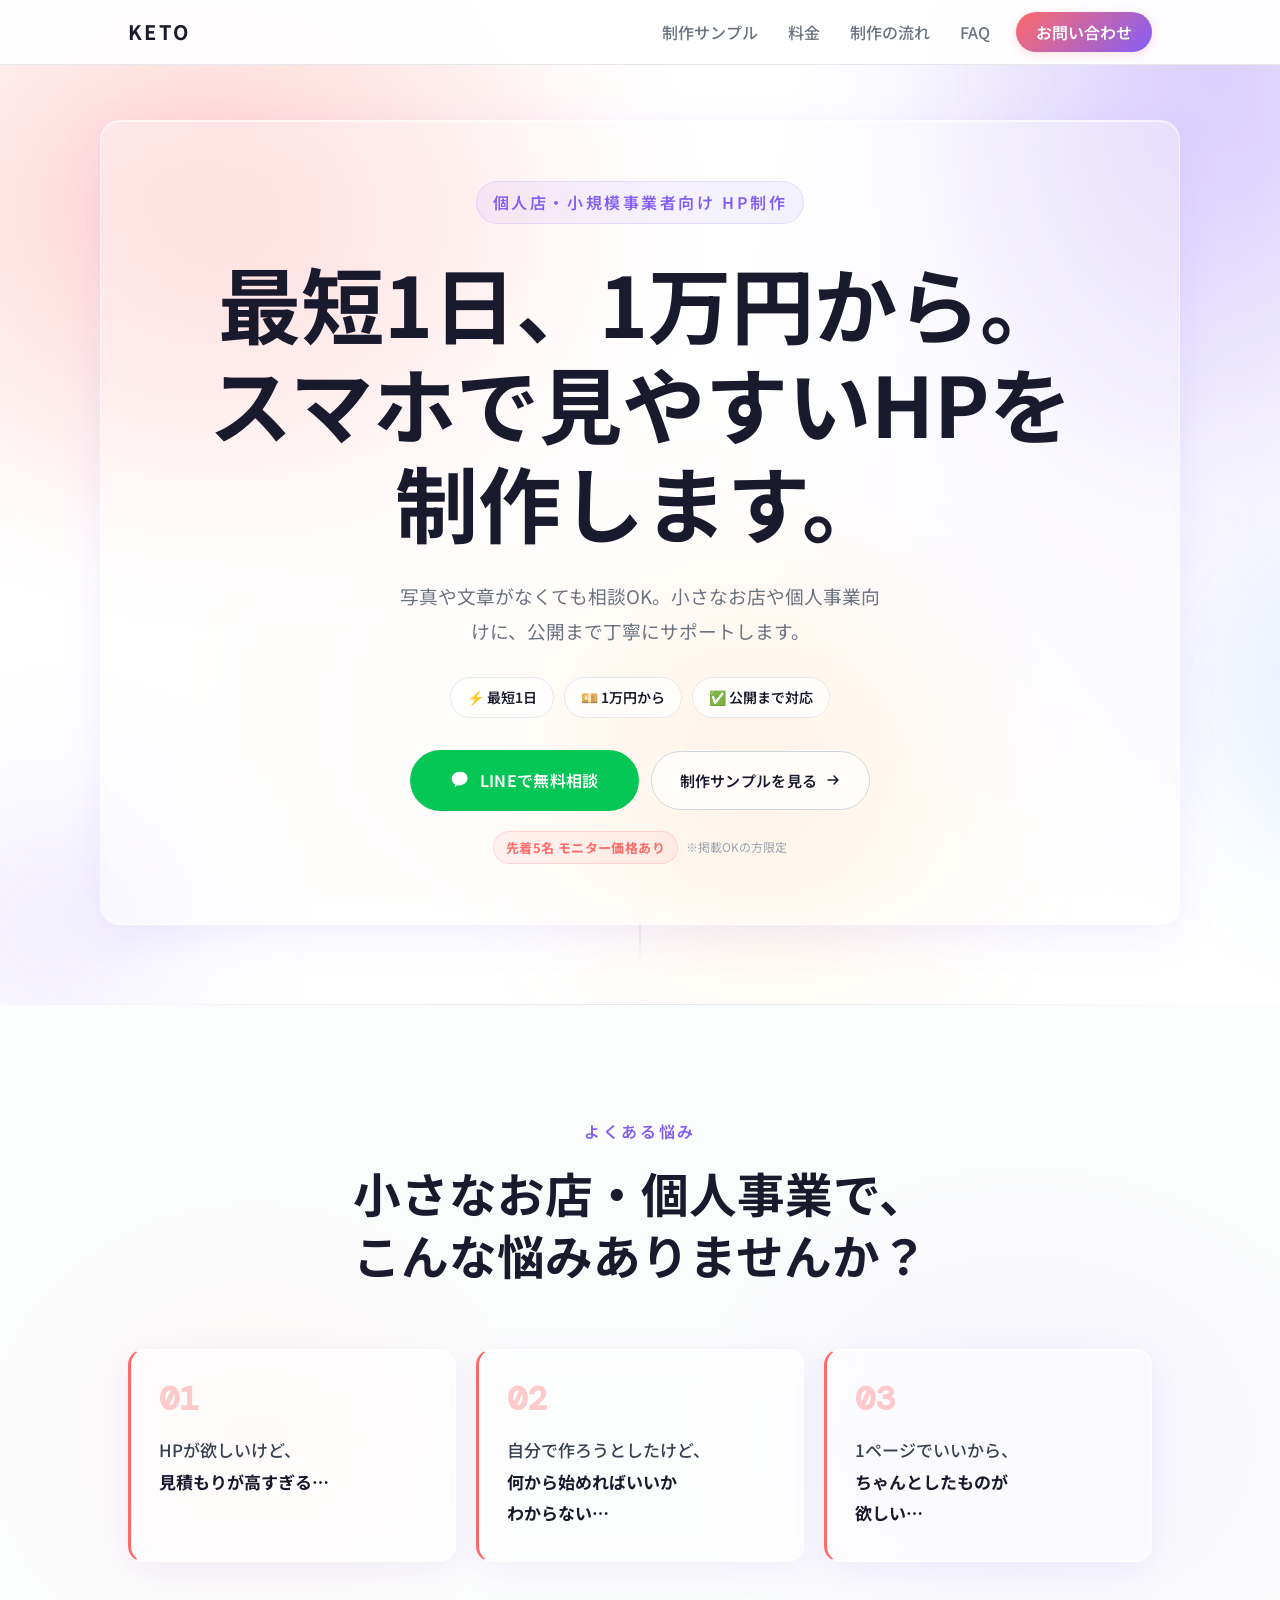
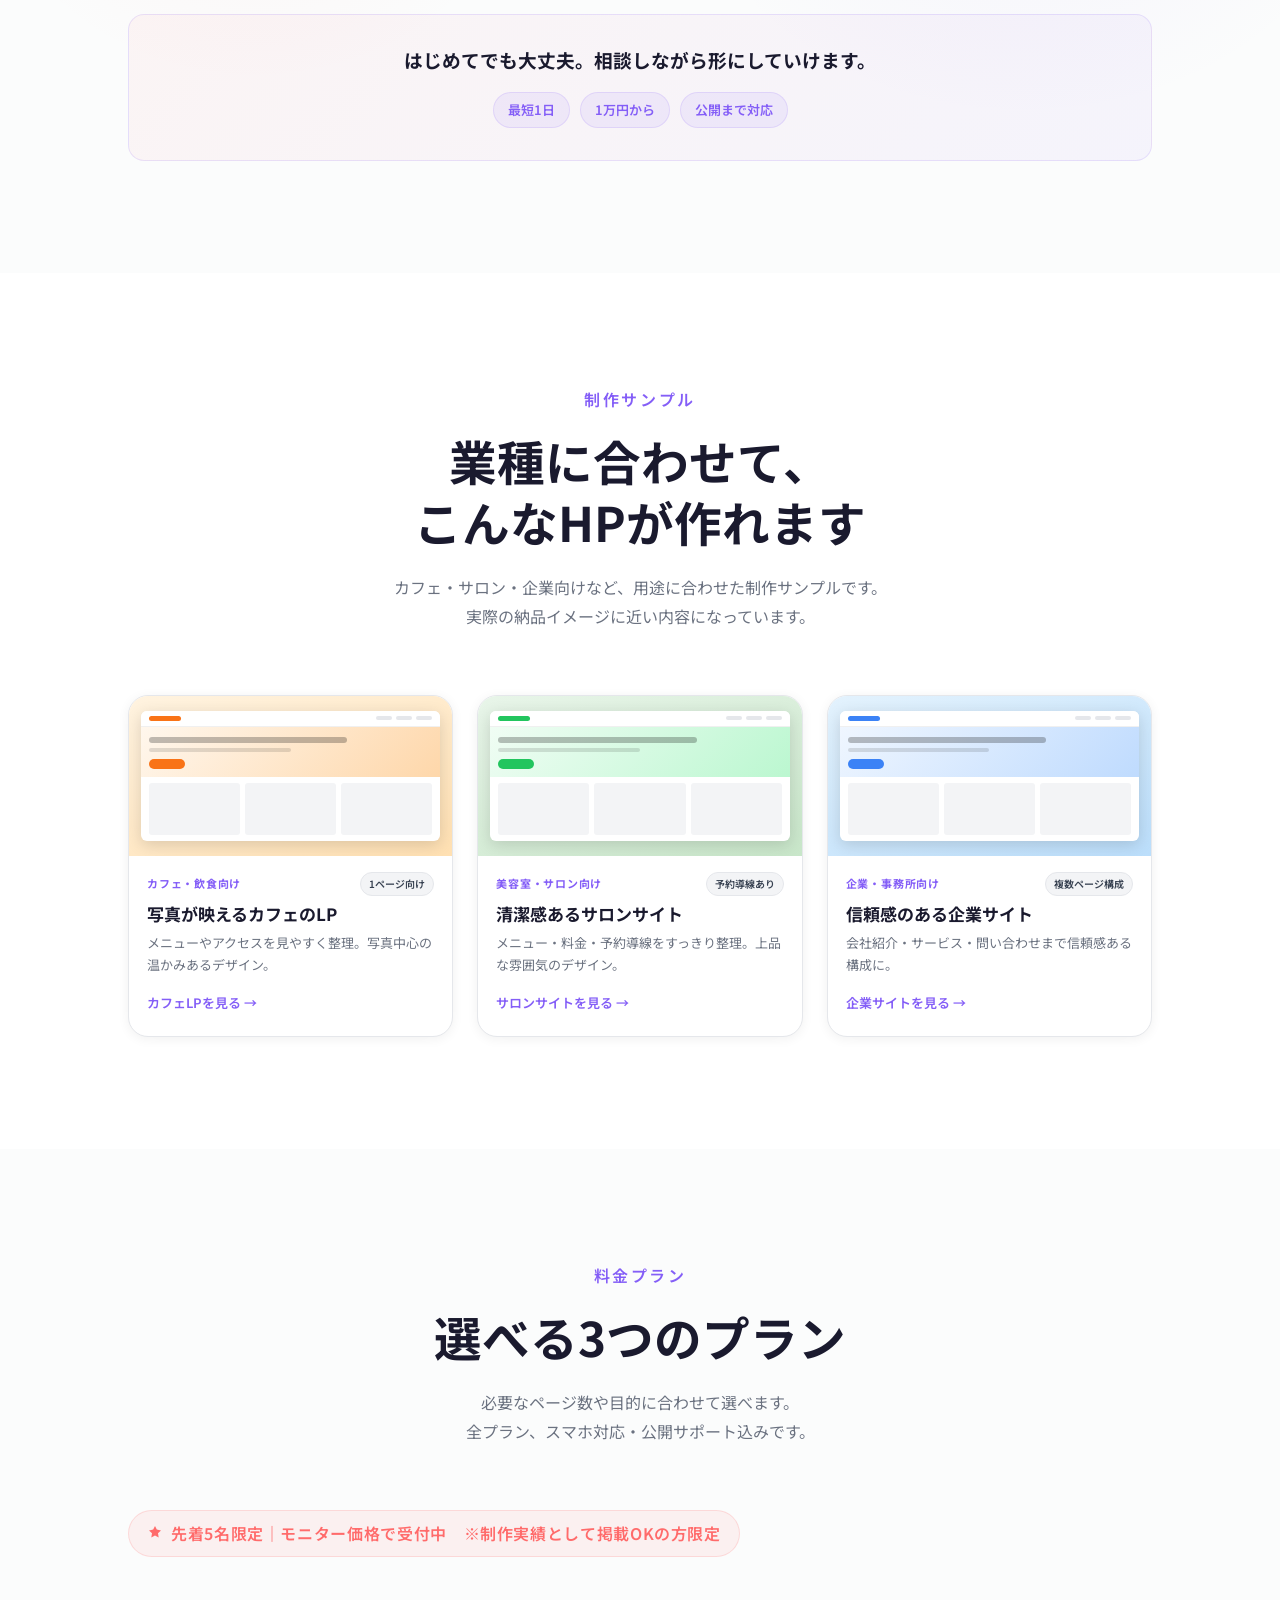
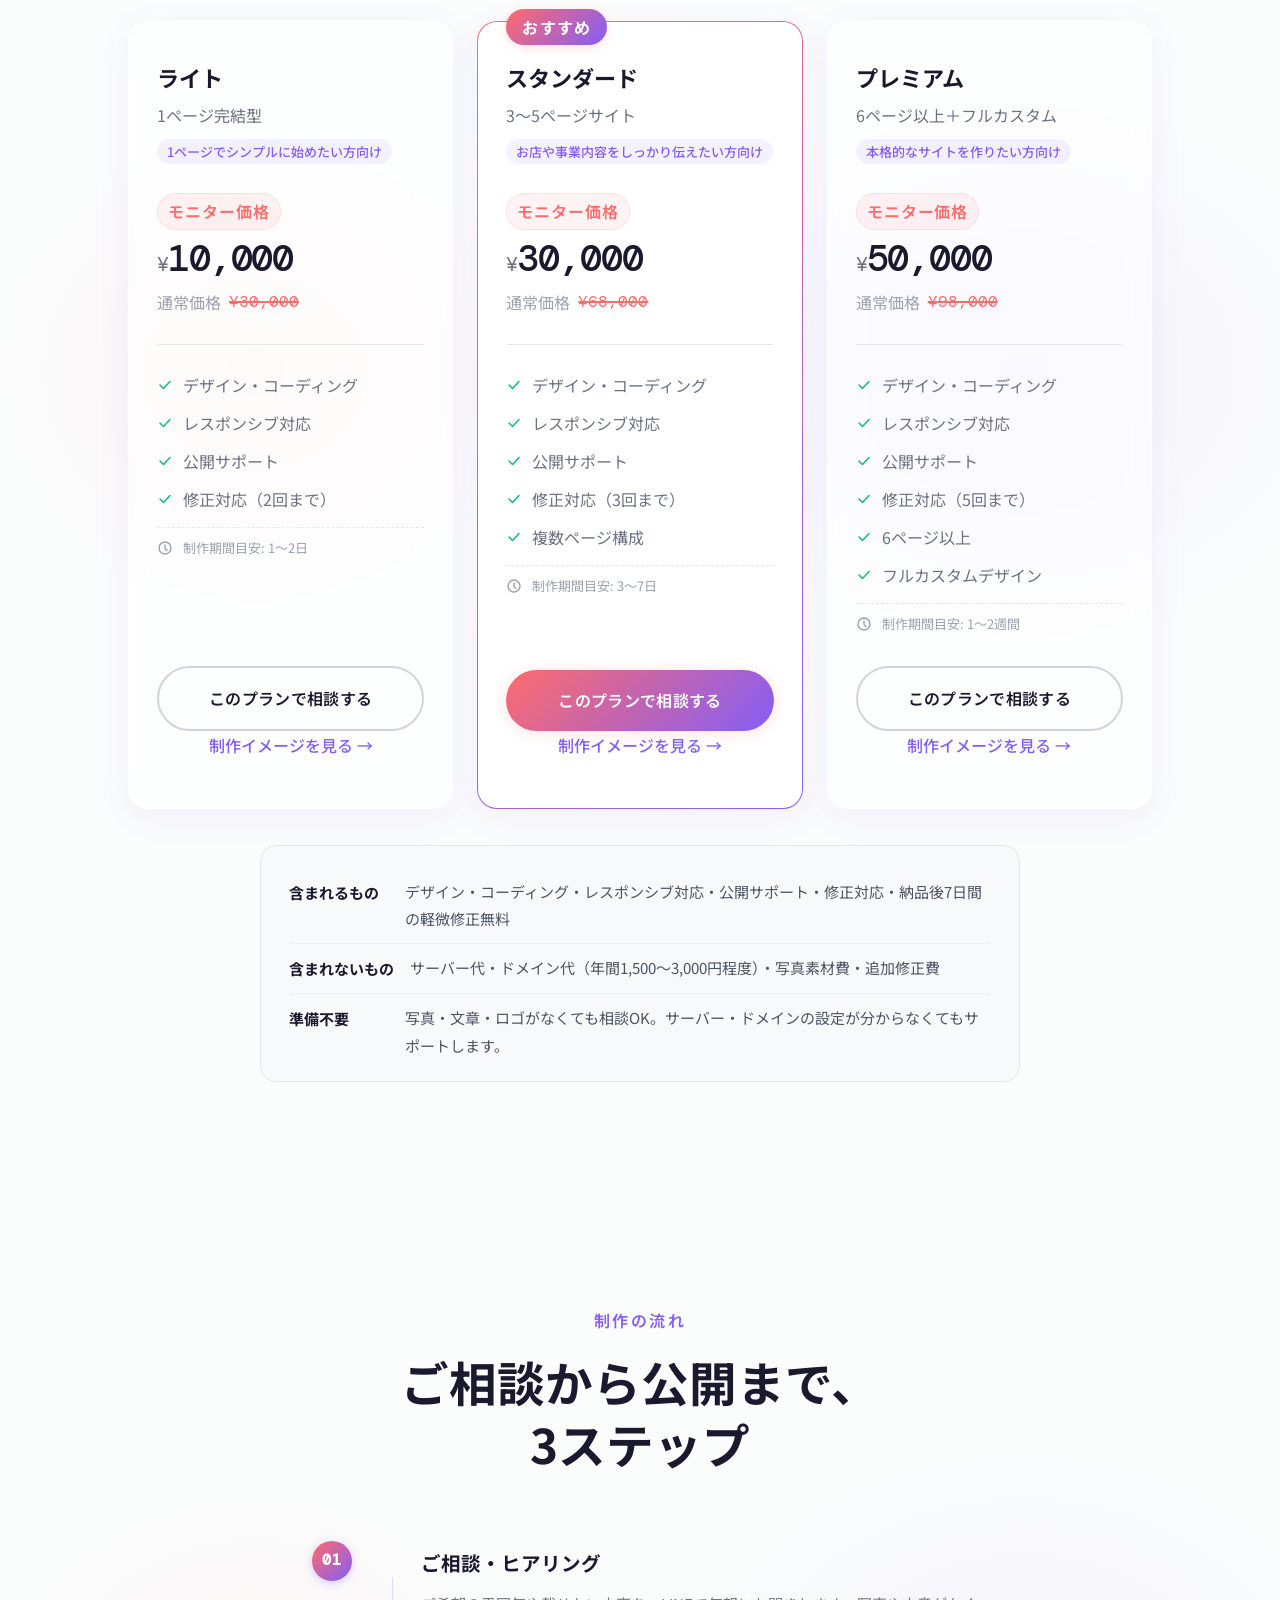
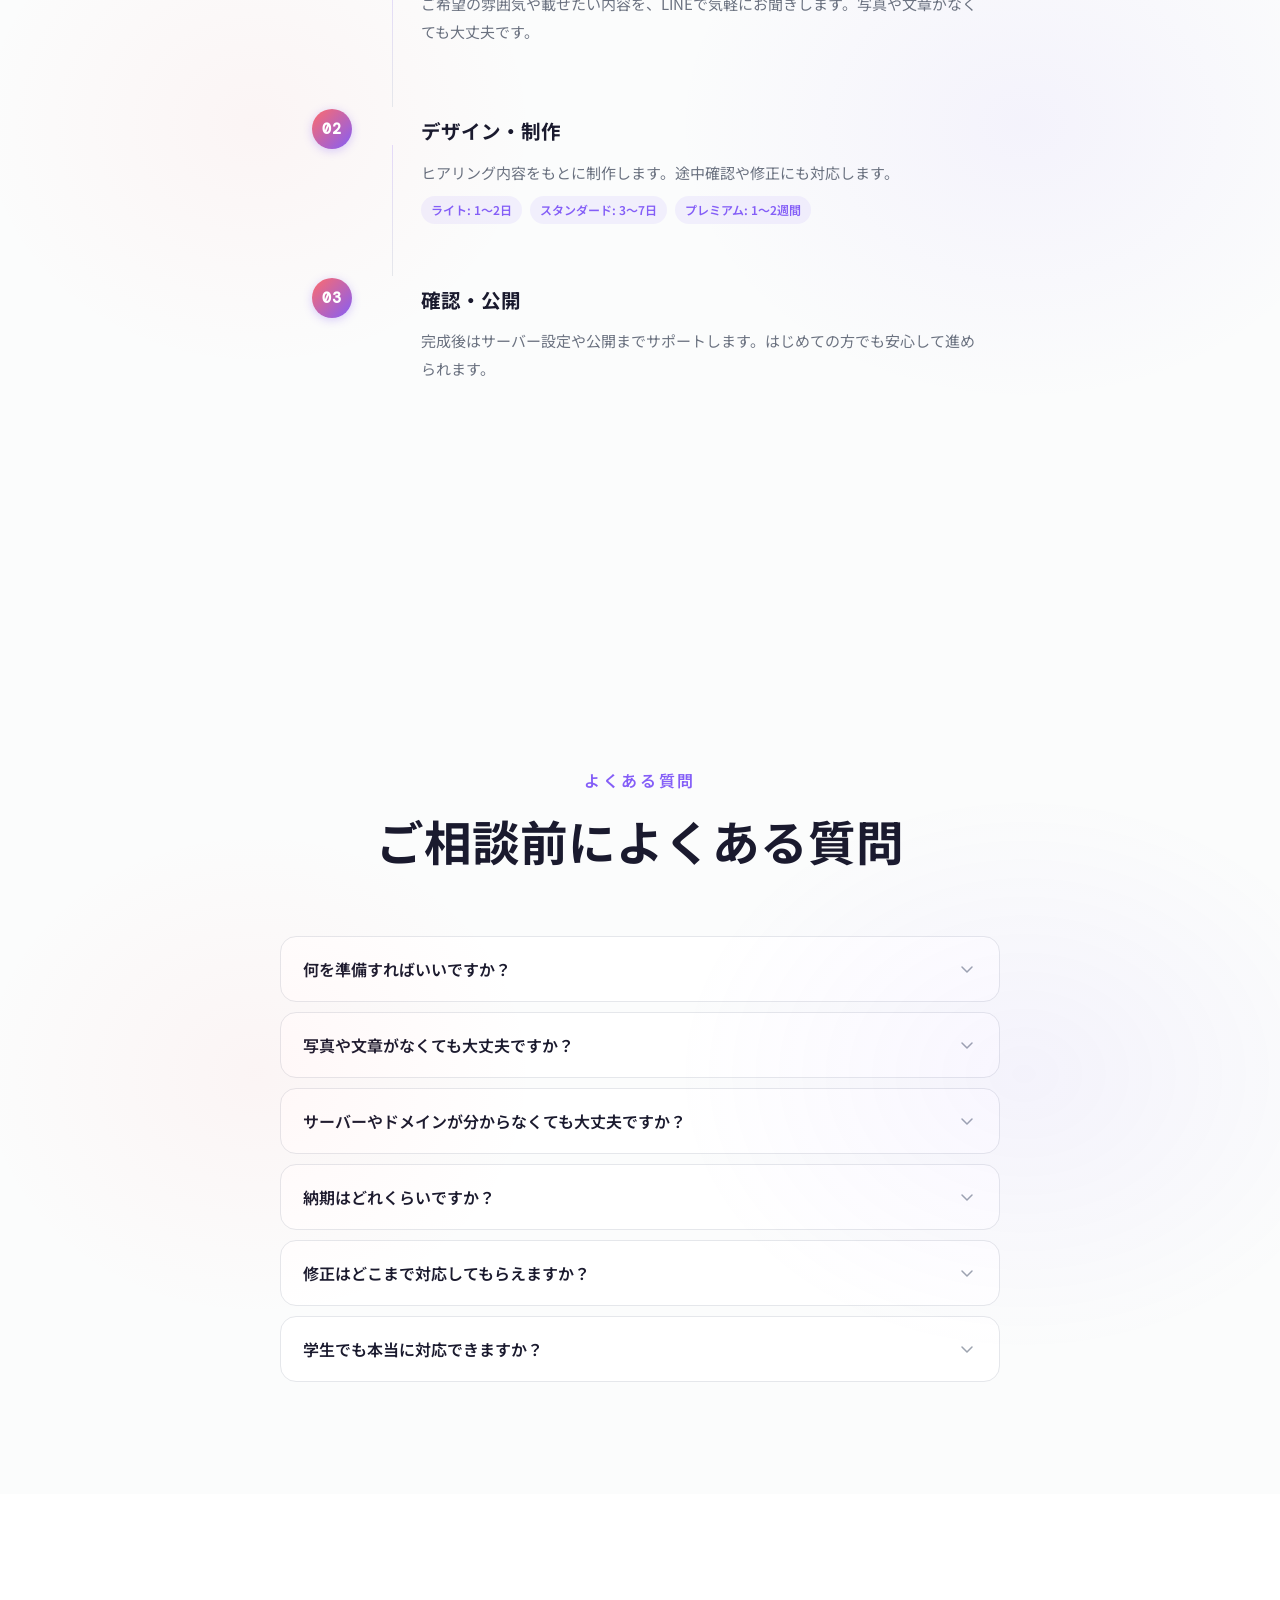
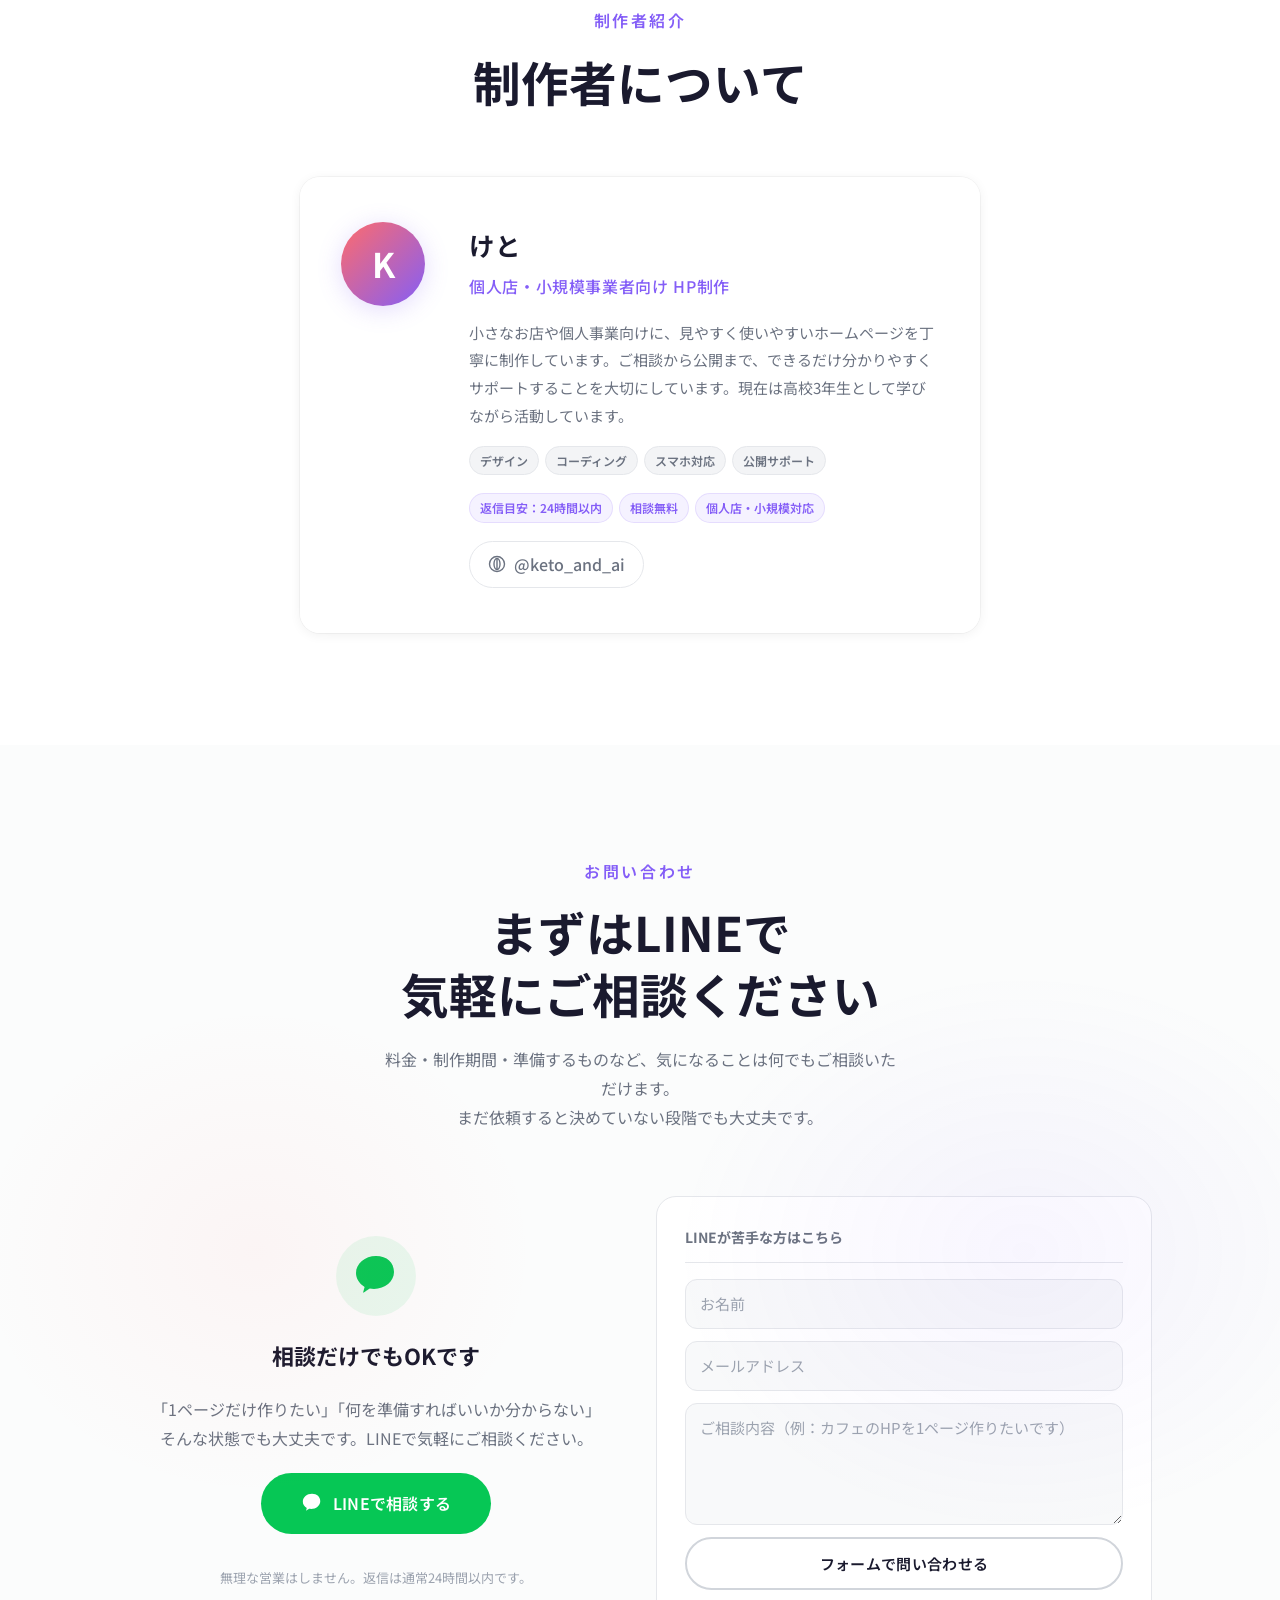
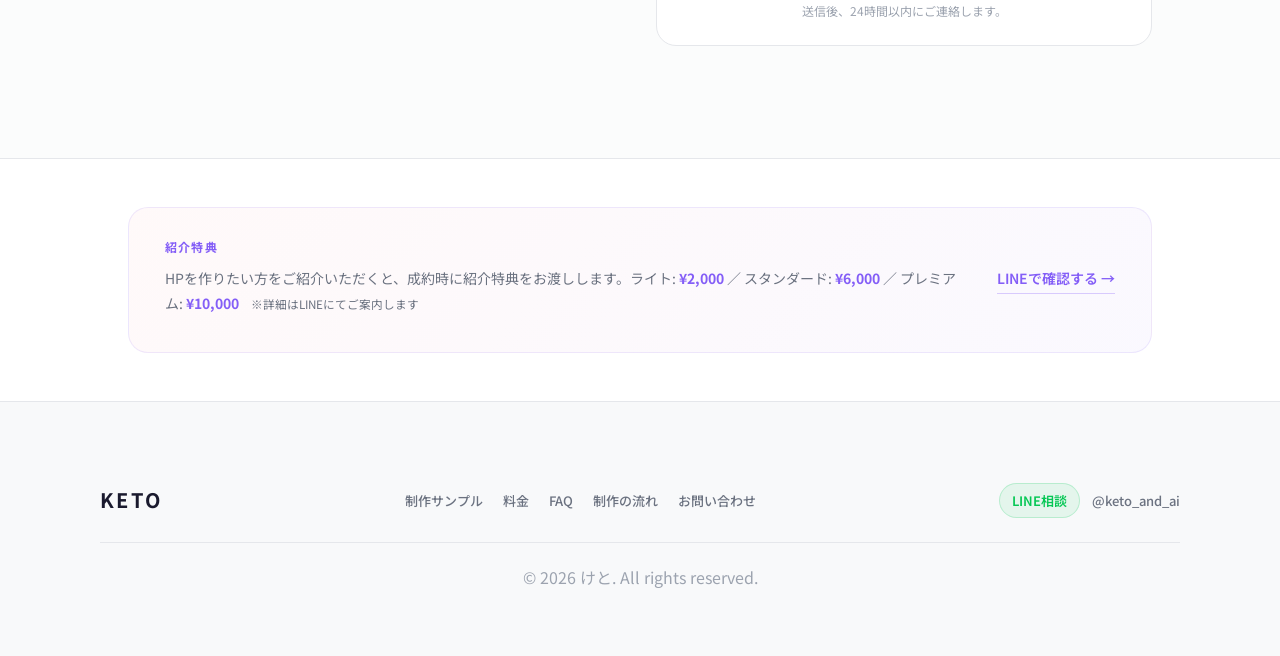
<file: index.html>
<!DOCTYPE html>
<html lang="ja">
<head>
  <meta charset="UTF-8">
  <meta name="viewport" content="width=device-width, initial-scale=1.0">
  <title>KETO | Web制作</title>
  <meta name="description" content="高品質なWebサイトを、スピードと低コストで実現します。1ページLPから複数ページサイトまで対応。先着5名モニター価格で受付中。">
  <meta property="og:title" content="けと | HP制作サービス">
  <meta property="og:description" content="高品質なWebサイトを、スピードと低コストで実現します。先着5名モニター価格で受付中。">
  <meta property="og:type" content="website">
  <meta property="og:locale" content="ja_JP">
  <meta name="twitter:card" content="summary_large_image">
  <meta name="theme-color" content="#ffffff">
  <link rel="icon" href="data:image/svg+xml,<svg xmlns='http://www.w3.org/2000/svg' viewBox='0 0 100 100'><rect width='100' height='100' rx='20' fill='%231a1a2e'/><text x='50' y='70' font-size='48' text-anchor='middle' fill='%23ffffff' font-family='system-ui' font-weight='700'>K</text></svg>">
  <link rel="preconnect" href="https://fonts.googleapis.com">
  <link rel="preconnect" href="https://fonts.gstatic.com" crossorigin>
  <link href="https://fonts.googleapis.com/css2?family=Noto+Sans+JP:wght@300;400;500;600;700&family=DM+Mono:wght@300;400;500&display=swap" rel="stylesheet">
  <link rel="stylesheet" href="style.css">
</head>
<body>

  <!-- Nav -->
  <nav class="nav" id="nav" aria-label="メインナビゲーション">
    <div class="nav-inner">
      <a href="#top" class="nav-logo" aria-label="トップへ戻る">
        <span class="nav-logo-text">KETO</span>
      </a>
      <button class="nav-hamburger" id="hamburger" aria-label="メニューを開く" aria-expanded="false" aria-controls="nav-links">
        <span></span>
        <span></span>
        <span></span>
      </button>
      <ul class="nav-links" id="nav-links" role="list">
        <li><a href="#samples" class="nav-link">制作サンプル</a></li>
        <li><a href="#pricing" class="nav-link">料金</a></li>
        <li><a href="#steps" class="nav-link">制作の流れ</a></li>
        <li><a href="#faq" class="nav-link">FAQ</a></li>
        <li><a href="#contact" class="nav-cta">お問い合わせ</a></li>
      </ul>
    </div>
  </nav>

  <!-- Hero -->
  <section class="hero section-dark" id="top">
    <div class="container hero-inner fade-in">
      <p class="hero-eyebrow">個人店・小規模事業者向け HP制作</p>
      <h1 class="hero-heading">最短1日、1万円から。<br>スマホで見やすいHPを<br>制作します。</h1>
      <p class="hero-sub">写真や文章がなくても相談OK。小さなお店や個人事業向けに、公開まで丁寧にサポートします。</p>

      <div class="hero-badges">
        <span class="hero-badge">⚡ 最短1日</span>
        <span class="hero-badge">💴 1万円から</span>
        <span class="hero-badge">✅ 公開まで対応</span>
      </div>

      <div class="hero-cta-group">
        <a href="https://lin.ee/rHhkMaP" class="btn btn-line hero-cta" target="_blank" rel="noopener noreferrer">
          <svg width="20" height="20" viewBox="0 0 24 24" fill="none" aria-hidden="true"><path d="M12 2C6.48 2 2 5.82 2 10.5c0 2.83 1.68 5.33 4.3 6.96-.17.6-.6 2.2-.7 2.54-.12.42.16.41.33.3.14-.1 2.1-1.43 2.96-2.01.67.1 1.37.16 2.11.16 5.52 0 10-3.82 10-8.45S17.52 2 12 2z" fill="#ffffff"/></svg>
          LINEで無料相談
        </a>
        <a href="#samples" class="btn btn-outline-hero hero-cta-sub">
          制作サンプルを見る
          <svg width="16" height="16" viewBox="0 0 16 16" fill="none" aria-hidden="true"><path d="M3 8h10M9 4l4 4-4 4" stroke="currentColor" stroke-width="1.5" stroke-linecap="round" stroke-linejoin="round"/></svg>
        </a>
      </div>

      <p class="hero-note">
        <span class="hero-note-badge">先着5名 モニター価格あり</span>
        <span class="hero-note-sub">※掲載OKの方限定</span>
      </p>
    </div>
    <div class="hero-scroll-hint" aria-hidden="true">
      <span class="hero-scroll-line"></span>
    </div>
  </section>

  <!-- Pain Points -->
  <section class="section section-surface" id="pain">
    <div class="container">
      <div class="section-header fade-in">
        <p class="section-eyebrow">よくある悩み</p>
        <h2 class="section-heading">小さなお店・個人事業で、<br>こんな悩みありませんか？</h2>
      </div>
      <div class="pain-grid">
        <div class="pain-card fade-in-left" style="--delay: 0.1s">
          <span class="pain-number">01</span>
          <p class="pain-text">HPが欲しいけど、<br><strong>見積もりが高すぎる…</strong></p>
        </div>
        <div class="pain-card fade-in" style="--delay: 0.2s">
          <span class="pain-number">02</span>
          <p class="pain-text">自分で作ろうとしたけど、<br><strong>何から始めればいいか<br>わからない…</strong></p>
        </div>
        <div class="pain-card fade-in-right" style="--delay: 0.3s">
          <span class="pain-number">03</span>
          <p class="pain-text">1ページでいいから、<br><strong>ちゃんとしたものが<br>欲しい…</strong></p>
        </div>
      </div>
      <div class="pain-resolve scale-in">
        <p class="pain-resolve-text">はじめてでも大丈夫。相談しながら形にしていけます。</p>
        <div class="pain-resolve-badges">
          <span>最短1日</span>
          <span>1万円から</span>
          <span>公開まで対応</span>
        </div>
      </div>
    </div>
  </section>

  <!-- Samples -->
  <section class="section section-dark" id="samples">
    <div class="container">
      <div class="section-header fade-in">
        <p class="section-eyebrow">制作サンプル</p>
        <h2 class="section-heading">業種に合わせて、<br>こんなHPが作れます</h2>
        <p class="section-desc">カフェ・サロン・企業向けなど、用途に合わせた制作サンプルです。<br>実際の納品イメージに近い内容になっています。</p>
      </div>
      <div class="samples-grid">
        <a href="samples/light/" class="sample-card fade-in-up" style="--delay: 0.1s" target="_blank" rel="noopener">
          <div class="sample-card-thumb sample-thumb-cafe">
            <div class="sample-mock">
              <div class="sample-mock-nav">
                <div class="sample-mock-logo sample-mock-logo-warm"></div>
                <div class="sample-mock-links"><span></span><span></span><span></span></div>
              </div>
              <div class="sample-mock-hero sample-mock-hero-cafe">
                <div class="sample-mock-h"></div>
                <div class="sample-mock-sub"></div>
                <div class="sample-mock-btn sample-mock-btn-warm"></div>
              </div>
              <div class="sample-mock-blocks">
                <div class="sample-mock-block"></div>
                <div class="sample-mock-block"></div>
                <div class="sample-mock-block"></div>
              </div>
            </div>
          </div>
          <div class="sample-card-body">
            <div class="sample-card-head">
              <p class="sample-card-tag">カフェ・飲食向け</p>
              <span class="sample-card-badge">1ページ向け</span>
            </div>
            <h3 class="sample-card-title">写真が映えるカフェのLP</h3>
            <p class="sample-card-desc">メニューやアクセスを見やすく整理。写真中心の温かみあるデザイン。</p>
            <span class="sample-card-link">カフェLPを見る →</span>
          </div>
        </a>
        <a href="samples/standard/" class="sample-card fade-in-up" style="--delay: 0.2s" target="_blank" rel="noopener">
          <div class="sample-card-thumb sample-thumb-salon">
            <div class="sample-mock">
              <div class="sample-mock-nav">
                <div class="sample-mock-logo sample-mock-logo-green"></div>
                <div class="sample-mock-links"><span></span><span></span><span></span></div>
              </div>
              <div class="sample-mock-hero sample-mock-hero-salon">
                <div class="sample-mock-h"></div>
                <div class="sample-mock-sub"></div>
                <div class="sample-mock-btn sample-mock-btn-green"></div>
              </div>
              <div class="sample-mock-blocks">
                <div class="sample-mock-block"></div>
                <div class="sample-mock-block"></div>
                <div class="sample-mock-block"></div>
              </div>
            </div>
          </div>
          <div class="sample-card-body">
            <div class="sample-card-head">
              <p class="sample-card-tag">美容室・サロン向け</p>
              <span class="sample-card-badge">予約導線あり</span>
            </div>
            <h3 class="sample-card-title">清潔感あるサロンサイト</h3>
            <p class="sample-card-desc">メニュー・料金・予約導線をすっきり整理。上品な雰囲気のデザイン。</p>
            <span class="sample-card-link">サロンサイトを見る →</span>
          </div>
        </a>
        <a href="samples/premium/" class="sample-card fade-in-up" style="--delay: 0.3s" target="_blank" rel="noopener">
          <div class="sample-card-thumb sample-thumb-corp">
            <div class="sample-mock">
              <div class="sample-mock-nav">
                <div class="sample-mock-logo sample-mock-logo-blue"></div>
                <div class="sample-mock-links"><span></span><span></span><span></span></div>
              </div>
              <div class="sample-mock-hero sample-mock-hero-corp">
                <div class="sample-mock-h"></div>
                <div class="sample-mock-sub"></div>
                <div class="sample-mock-btn sample-mock-btn-blue"></div>
              </div>
              <div class="sample-mock-blocks">
                <div class="sample-mock-block"></div>
                <div class="sample-mock-block"></div>
                <div class="sample-mock-block"></div>
              </div>
            </div>
          </div>
          <div class="sample-card-body">
            <div class="sample-card-head">
              <p class="sample-card-tag">企業・事務所向け</p>
              <span class="sample-card-badge">複数ページ構成</span>
            </div>
            <h3 class="sample-card-title">信頼感のある企業サイト</h3>
            <p class="sample-card-desc">会社紹介・サービス・問い合わせまで信頼感ある構成に。</p>
            <span class="sample-card-link">企業サイトを見る →</span>
          </div>
        </a>
      </div>
    </div>
  </section>

  <!-- Pricing -->
  <section class="section section-surface" id="pricing">
    <div class="container">
      <div class="section-header fade-in">
        <p class="section-eyebrow">料金プラン</p>
        <h2 class="section-heading">選べる3つのプラン</h2>
        <p class="section-desc">必要なページ数や目的に合わせて選べます。<br>全プラン、スマホ対応・公開サポート込みです。</p>
      </div>
      <div class="pricing-badge fade-in" role="note">
        <svg width="16" height="16" viewBox="0 0 16 16" fill="none" aria-hidden="true">
          <path d="M8 1l1.8 3.6L14 5.4l-3 2.9.7 4.1L8 10.4l-3.7 2 .7-4.1L2 5.4l4.2-.8z" fill="#ff6b6b"/>
        </svg>
        先着5名限定｜モニター価格で受付中　※制作実績として掲載OKの方限定
      </div>
      <div class="pricing-grid pricing-grid-3">
        <div class="pricing-card fade-in-up" style="--delay: 0.1s">
          <div class="pricing-card-header">
            <h3 class="pricing-plan-name">ライト</h3>
            <p class="pricing-plan-desc">1ページ完結型</p>
            <p class="pricing-plan-target">1ページでシンプルに始めたい方向け</p>
          </div>
          <div class="pricing-price-block">
            <div class="pricing-monitor">
              <span class="pricing-monitor-label">モニター価格</span>
              <span class="pricing-price"><span class="pricing-currency">¥</span>10,000</span>
            </div>
            <div class="pricing-regular">
              <span class="pricing-regular-label">通常価格</span>
              <span class="pricing-regular-price"><span>¥</span>30,000</span>
            </div>
          </div>
          <ul class="pricing-features" role="list">
            <li class="pricing-feature">
              <svg width="16" height="16" viewBox="0 0 16 16" fill="none" aria-hidden="true"><path d="M3 8l3.5 3.5 6.5-7" stroke="#12b886" stroke-width="1.5" stroke-linecap="round" stroke-linejoin="round"/></svg>
              デザイン・コーディング
            </li>
            <li class="pricing-feature">
              <svg width="16" height="16" viewBox="0 0 16 16" fill="none" aria-hidden="true"><path d="M3 8l3.5 3.5 6.5-7" stroke="#12b886" stroke-width="1.5" stroke-linecap="round" stroke-linejoin="round"/></svg>
              レスポンシブ対応
            </li>
            <li class="pricing-feature">
              <svg width="16" height="16" viewBox="0 0 16 16" fill="none" aria-hidden="true"><path d="M3 8l3.5 3.5 6.5-7" stroke="#12b886" stroke-width="1.5" stroke-linecap="round" stroke-linejoin="round"/></svg>
              公開サポート
            </li>
            <li class="pricing-feature">
              <svg width="16" height="16" viewBox="0 0 16 16" fill="none" aria-hidden="true"><path d="M3 8l3.5 3.5 6.5-7" stroke="#12b886" stroke-width="1.5" stroke-linecap="round" stroke-linejoin="round"/></svg>
              修正対応（2回まで）
            </li>
            <li class="pricing-feature pricing-feature-meta">
              <svg width="16" height="16" viewBox="0 0 16 16" fill="none" aria-hidden="true"><circle cx="8" cy="8" r="6" stroke="#9ca3af" stroke-width="1.4"/><path d="M8 5v3.5l2 2" stroke="#9ca3af" stroke-width="1.4" stroke-linecap="round"/></svg>
              制作期間目安: 1〜2日
            </li>
          </ul>
          <a href="#contact" class="btn btn-outline-strong pricing-btn">このプランで相談する</a>
          <a href="samples/light/" class="pricing-sample-link" target="_blank" rel="noopener">制作イメージを見る →</a>
        </div>
        <div class="pricing-card pricing-card-featured fade-in-up" style="--delay: 0.2s">
          <div class="pricing-card-badge">おすすめ</div>
          <div class="pricing-card-header">
            <h3 class="pricing-plan-name">スタンダード</h3>
            <p class="pricing-plan-desc">3〜5ページサイト</p>
            <p class="pricing-plan-target">お店や事業内容をしっかり伝えたい方向け</p>
          </div>
          <div class="pricing-price-block">
            <div class="pricing-monitor">
              <span class="pricing-monitor-label">モニター価格</span>
              <span class="pricing-price"><span class="pricing-currency">¥</span>30,000</span>
            </div>
            <div class="pricing-regular">
              <span class="pricing-regular-label">通常価格</span>
              <span class="pricing-regular-price"><span>¥</span>68,000</span>
            </div>
          </div>
          <ul class="pricing-features" role="list">
            <li class="pricing-feature">
              <svg width="16" height="16" viewBox="0 0 16 16" fill="none" aria-hidden="true"><path d="M3 8l3.5 3.5 6.5-7" stroke="#12b886" stroke-width="1.5" stroke-linecap="round" stroke-linejoin="round"/></svg>
              デザイン・コーディング
            </li>
            <li class="pricing-feature">
              <svg width="16" height="16" viewBox="0 0 16 16" fill="none" aria-hidden="true"><path d="M3 8l3.5 3.5 6.5-7" stroke="#12b886" stroke-width="1.5" stroke-linecap="round" stroke-linejoin="round"/></svg>
              レスポンシブ対応
            </li>
            <li class="pricing-feature">
              <svg width="16" height="16" viewBox="0 0 16 16" fill="none" aria-hidden="true"><path d="M3 8l3.5 3.5 6.5-7" stroke="#12b886" stroke-width="1.5" stroke-linecap="round" stroke-linejoin="round"/></svg>
              公開サポート
            </li>
            <li class="pricing-feature">
              <svg width="16" height="16" viewBox="0 0 16 16" fill="none" aria-hidden="true"><path d="M3 8l3.5 3.5 6.5-7" stroke="#12b886" stroke-width="1.5" stroke-linecap="round" stroke-linejoin="round"/></svg>
              修正対応（3回まで）
            </li>
            <li class="pricing-feature">
              <svg width="16" height="16" viewBox="0 0 16 16" fill="none" aria-hidden="true"><path d="M3 8l3.5 3.5 6.5-7" stroke="#12b886" stroke-width="1.5" stroke-linecap="round" stroke-linejoin="round"/></svg>
              複数ページ構成
            </li>
            <li class="pricing-feature pricing-feature-meta">
              <svg width="16" height="16" viewBox="0 0 16 16" fill="none" aria-hidden="true"><circle cx="8" cy="8" r="6" stroke="#9ca3af" stroke-width="1.4"/><path d="M8 5v3.5l2 2" stroke="#9ca3af" stroke-width="1.4" stroke-linecap="round"/></svg>
              制作期間目安: 3〜7日
            </li>
          </ul>
          <a href="#contact" class="btn btn-primary pricing-btn">このプランで相談する</a>
          <a href="samples/standard/" class="pricing-sample-link" target="_blank" rel="noopener">制作イメージを見る →</a>
        </div>
        <div class="pricing-card fade-in-up" style="--delay: 0.3s">
          <div class="pricing-card-header">
            <h3 class="pricing-plan-name">プレミアム</h3>
            <p class="pricing-plan-desc">6ページ以上＋フルカスタム</p>
            <p class="pricing-plan-target">本格的なサイトを作りたい方向け</p>
          </div>
          <div class="pricing-price-block">
            <div class="pricing-monitor">
              <span class="pricing-monitor-label">モニター価格</span>
              <span class="pricing-price"><span class="pricing-currency">¥</span>50,000</span>
            </div>
            <div class="pricing-regular">
              <span class="pricing-regular-label">通常価格</span>
              <span class="pricing-regular-price"><span>¥</span>98,000</span>
            </div>
          </div>
          <ul class="pricing-features" role="list">
            <li class="pricing-feature">
              <svg width="16" height="16" viewBox="0 0 16 16" fill="none" aria-hidden="true"><path d="M3 8l3.5 3.5 6.5-7" stroke="#12b886" stroke-width="1.5" stroke-linecap="round" stroke-linejoin="round"/></svg>
              デザイン・コーディング
            </li>
            <li class="pricing-feature">
              <svg width="16" height="16" viewBox="0 0 16 16" fill="none" aria-hidden="true"><path d="M3 8l3.5 3.5 6.5-7" stroke="#12b886" stroke-width="1.5" stroke-linecap="round" stroke-linejoin="round"/></svg>
              レスポンシブ対応
            </li>
            <li class="pricing-feature">
              <svg width="16" height="16" viewBox="0 0 16 16" fill="none" aria-hidden="true"><path d="M3 8l3.5 3.5 6.5-7" stroke="#12b886" stroke-width="1.5" stroke-linecap="round" stroke-linejoin="round"/></svg>
              公開サポート
            </li>
            <li class="pricing-feature">
              <svg width="16" height="16" viewBox="0 0 16 16" fill="none" aria-hidden="true"><path d="M3 8l3.5 3.5 6.5-7" stroke="#12b886" stroke-width="1.5" stroke-linecap="round" stroke-linejoin="round"/></svg>
              修正対応（5回まで）
            </li>
            <li class="pricing-feature">
              <svg width="16" height="16" viewBox="0 0 16 16" fill="none" aria-hidden="true"><path d="M3 8l3.5 3.5 6.5-7" stroke="#12b886" stroke-width="1.5" stroke-linecap="round" stroke-linejoin="round"/></svg>
              6ページ以上
            </li>
            <li class="pricing-feature">
              <svg width="16" height="16" viewBox="0 0 16 16" fill="none" aria-hidden="true"><path d="M3 8l3.5 3.5 6.5-7" stroke="#12b886" stroke-width="1.5" stroke-linecap="round" stroke-linejoin="round"/></svg>
              フルカスタムデザイン
            </li>
            <li class="pricing-feature pricing-feature-meta">
              <svg width="16" height="16" viewBox="0 0 16 16" fill="none" aria-hidden="true"><circle cx="8" cy="8" r="6" stroke="#9ca3af" stroke-width="1.4"/><path d="M8 5v3.5l2 2" stroke="#9ca3af" stroke-width="1.4" stroke-linecap="round"/></svg>
              制作期間目安: 1〜2週間
            </li>
          </ul>
          <a href="#contact" class="btn btn-outline-strong pricing-btn">このプランで相談する</a>
          <a href="samples/premium/" class="pricing-sample-link" target="_blank" rel="noopener">制作イメージを見る →</a>
        </div>
      </div>
      <div class="pricing-footnote fade-in">
        <div class="pricing-footnote-row">
          <span class="pricing-footnote-label">含まれるもの</span>
          <span>デザイン・コーディング・レスポンシブ対応・公開サポート・修正対応・納品後7日間の軽微修正無料</span>
        </div>
        <div class="pricing-footnote-row">
          <span class="pricing-footnote-label">含まれないもの</span>
          <span>サーバー代・ドメイン代（年間1,500〜3,000円程度）・写真素材費・追加修正費</span>
        </div>
        <div class="pricing-footnote-row">
          <span class="pricing-footnote-label">準備不要</span>
          <span>写真・文章・ロゴがなくても相談OK。サーバー・ドメインの設定が分からなくてもサポートします。</span>
        </div>
      </div>
    </div>
  </section>

  <!-- Steps -->
  <section class="section section-surface" id="steps">
    <div class="container">
      <div class="section-header fade-in">
        <p class="section-eyebrow">制作の流れ</p>
        <h2 class="section-heading">ご相談から公開まで、<br>3ステップ</h2>
      </div>
      <div class="steps-list" role="list">
        <div class="step fade-in-left" style="--delay: 0.1s" role="listitem">
          <div class="step-number" aria-hidden="true"><span>01</span></div>
          <div class="step-connector" aria-hidden="true"></div>
          <div class="step-content">
            <h3 class="step-title">ご相談・ヒアリング</h3>
            <p class="step-desc">ご希望の雰囲気や載せたい内容を、LINEで気軽にお聞きします。写真や文章がなくても大丈夫です。</p>
          </div>
        </div>
        <div class="step fade-in-right" style="--delay: 0.2s" role="listitem">
          <div class="step-number" aria-hidden="true"><span>02</span></div>
          <div class="step-connector" aria-hidden="true"></div>
          <div class="step-content">
            <h3 class="step-title">デザイン・制作</h3>
            <p class="step-desc">ヒアリング内容をもとに制作します。途中確認や修正にも対応します。</p>
            <div class="step-durations">
              <span>ライト: 1〜2日</span>
              <span>スタンダード: 3〜7日</span>
              <span>プレミアム: 1〜2週間</span>
            </div>
          </div>
        </div>
        <div class="step fade-in-left" style="--delay: 0.3s" role="listitem">
          <div class="step-number" aria-hidden="true"><span>03</span></div>
          <div class="step-connector step-connector-last" aria-hidden="true"></div>
          <div class="step-content">
            <h3 class="step-title">確認・公開</h3>
            <p class="step-desc">完成後はサーバー設定や公開までサポートします。はじめての方でも安心して進められます。</p>
          </div>
        </div>
      </div>
      <p class="steps-note fade-in">写真や文章がなくても、相談しながら進められます。</p>
    </div>
  </section>

  <!-- FAQ -->
  <section class="section section-surface" id="faq">
    <div class="container">
      <div class="section-header fade-in">
        <p class="section-eyebrow">よくある質問</p>
        <h2 class="section-heading">ご相談前によくある質問</h2>
      </div>
      <div class="faq-list fade-in" id="faq-list">
        <div class="faq-item">
          <button class="faq-question" aria-expanded="false">
            <span>何を準備すればいいですか？</span>
            <svg class="faq-icon" width="20" height="20" viewBox="0 0 20 20" fill="none" aria-hidden="true"><path d="M5 8l5 5 5-5" stroke="currentColor" stroke-width="1.5" stroke-linecap="round" stroke-linejoin="round"/></svg>
          </button>
          <div class="faq-answer" hidden>イメージだけで大丈夫です。写真・文章・ロゴがなくても、ヒアリングしながら一緒に決めていけます。</div>
        </div>
        <div class="faq-item">
          <button class="faq-question" aria-expanded="false">
            <span>写真や文章がなくても大丈夫ですか？</span>
            <svg class="faq-icon" width="20" height="20" viewBox="0 0 20 20" fill="none" aria-hidden="true"><path d="M5 8l5 5 5-5" stroke="currentColor" stroke-width="1.5" stroke-linecap="round" stroke-linejoin="round"/></svg>
          </button>
          <div class="faq-answer" hidden>大丈夫です。フリー素材の提案や、文章のたたき台づくりも対応できます。まず気軽にご相談ください。</div>
        </div>
        <div class="faq-item">
          <button class="faq-question" aria-expanded="false">
            <span>サーバーやドメインが分からなくても大丈夫ですか？</span>
            <svg class="faq-icon" width="20" height="20" viewBox="0 0 20 20" fill="none" aria-hidden="true"><path d="M5 8l5 5 5-5" stroke="currentColor" stroke-width="1.5" stroke-linecap="round" stroke-linejoin="round"/></svg>
          </button>
          <div class="faq-answer" hidden>大丈夫です。取得から公開まで、手順を説明しながらサポートします。ただし、サーバー代・ドメイン代は別途必要です（年間1,500〜3,000円程度）。</div>
        </div>
        <div class="faq-item">
          <button class="faq-question" aria-expanded="false">
            <span>納期はどれくらいですか？</span>
            <svg class="faq-icon" width="20" height="20" viewBox="0 0 20 20" fill="none" aria-hidden="true"><path d="M5 8l5 5 5-5" stroke="currentColor" stroke-width="1.5" stroke-linecap="round" stroke-linejoin="round"/></svg>
          </button>
          <div class="faq-answer" hidden>プランによって異なります。ライトは1〜2日、スタンダードは3〜7日、プレミアムは1〜2週間が目安です。内容によって変動する場合はご相談時にお伝えします。</div>
        </div>
        <div class="faq-item">
          <button class="faq-question" aria-expanded="false">
            <span>修正はどこまで対応してもらえますか？</span>
            <svg class="faq-icon" width="20" height="20" viewBox="0 0 20 20" fill="none" aria-hidden="true"><path d="M5 8l5 5 5-5" stroke="currentColor" stroke-width="1.5" stroke-linecap="round" stroke-linejoin="round"/></svg>
          </button>
          <div class="faq-answer" hidden>プランごとに修正回数を設けています。ライト2回、スタンダード3回、プレミアム5回まで対応可能です。納品後7日間は軽微な修正も無料で対応します。</div>
        </div>
        <div class="faq-item">
          <button class="faq-question" aria-expanded="false">
            <span>学生でも本当に対応できますか？</span>
            <svg class="faq-icon" width="20" height="20" viewBox="0 0 20 20" fill="none" aria-hidden="true"><path d="M5 8l5 5 5-5" stroke="currentColor" stroke-width="1.5" stroke-linecap="round" stroke-linejoin="round"/></svg>
          </button>
          <div class="faq-answer" hidden>はい、対応可能です。制作サンプルをご覧いただいたうえで判断していただけます。やりとりは丁寧に行い、公開まで責任を持って対応します。まずは相談だけでも大丈夫です。</div>
        </div>
      </div>
    </div>
  </section>

  <!-- Profile -->
  <section class="section section-dark" id="profile">
    <div class="container">
      <div class="section-header fade-in">
        <p class="section-eyebrow">制作者紹介</p>
        <h2 class="section-heading">制作者について</h2>
      </div>
      <div class="profile-card scale-in">
        <div class="profile-avatar" aria-label="けとのアバター">
          <span class="profile-avatar-inner">K</span>
        </div>
        <div class="profile-info">
          <h3 class="profile-name">けと</h3>
          <p class="profile-role">個人店・小規模事業者向け HP制作</p>
          <p class="profile-bio">小さなお店や個人事業向けに、見やすく使いやすいホームページを丁寧に制作しています。ご相談から公開まで、できるだけ分かりやすくサポートすることを大切にしています。現在は高校3年生として学びながら活動しています。</p>
          <div class="profile-tags">
            <span>デザイン</span>
            <span>コーディング</span>
            <span>スマホ対応</span>
            <span>公開サポート</span>
          </div>
          <div class="profile-trust">
            <span>返信目安：24時間以内</span>
            <span>相談無料</span>
            <span>個人店・小規模対応</span>
          </div>
          <a href="https://www.threads.net/@keto_and_ai" class="profile-threads" target="_blank" rel="noopener noreferrer" aria-label="けとのThreadsアカウントを開く">
            <svg width="18" height="18" viewBox="0 0 18 18" fill="none" aria-hidden="true">
              <circle cx="9" cy="9" r="7.5" stroke="currentColor" stroke-width="1.4" fill="none"/>
              <ellipse cx="9" cy="9" rx="3" ry="5.5" stroke="currentColor" stroke-width="1.4" fill="none"/>
              <line x1="9" y1="3.5" x2="9" y2="14.5" stroke="currentColor" stroke-width="1.4" stroke-linecap="round"/>
            </svg>
            @keto_and_ai
          </a>
        </div>
      </div>
    </div>
  </section>

  <!-- Contact -->
  <section class="section section-surface" id="contact">
    <div class="container">
      <div class="section-header fade-in">
        <p class="section-eyebrow">お問い合わせ</p>
        <h2 class="section-heading">まずはLINEで<br>気軽にご相談ください</h2>
        <p class="section-desc">料金・制作期間・準備するものなど、気になることは何でもご相談いただけます。<br>まだ依頼すると決めていない段階でも大丈夫です。</p>
      </div>

      <div class="contact-wrap">
        <!-- LINE Main -->
        <div class="line-cta fade-in-up">
          <div class="line-icon">
            <svg width="48" height="48" viewBox="0 0 24 24" fill="none">
              <path d="M12 2C6.48 2 2 5.82 2 10.5c0 2.83 1.68 5.33 4.3 6.96-.17.6-.6 2.2-.7 2.54-.12.42.16.41.33.3.14-.1 2.1-1.43 2.96-2.01.67.1 1.37.16 2.11.16 5.52 0 10-3.82 10-8.45S17.52 2 12 2z" fill="#06C755"/>
            </svg>
          </div>
          <h3 class="line-title">相談だけでもOKです</h3>
          <p class="line-desc">「1ページだけ作りたい」「何を準備すればいいか分からない」<br>そんな状態でも大丈夫です。LINEで気軽にご相談ください。</p>
          <a href="https://lin.ee/rHhkMaP" class="btn btn-line" target="_blank" rel="noopener noreferrer">
            <svg width="22" height="22" viewBox="0 0 24 24" fill="none">
              <path d="M12 2C6.48 2 2 5.82 2 10.5c0 2.83 1.68 5.33 4.3 6.96-.17.6-.6 2.2-.7 2.54-.12.42.16.41.33.3.14-.1 2.1-1.43 2.96-2.01.67.1 1.37.16 2.11.16 5.52 0 10-3.82 10-8.45S17.52 2 12 2z" fill="#ffffff"/>
            </svg>
            LINEで相談する
          </a>
          <p class="line-note">無理な営業はしません。返信は通常24時間以内です。</p>
        </div>

        <!-- Form Sub -->
        <div class="contact-form-wrap fade-in">
          <p class="contact-form-label">LINEが苦手な方はこちら</p>
          <form class="contact-form-simple" action="https://formspree.io/f/xvzdzqyp" method="POST" id="contact-form">
            <input type="text" name="name" placeholder="お名前" required class="contact-input">
            <input type="email" name="email" placeholder="メールアドレス" required class="contact-input">
            <textarea name="message" placeholder="ご相談内容（例：カフェのHPを1ページ作りたいです）" required class="contact-textarea" rows="4"></textarea>
            <button type="submit" class="btn btn-outline-strong contact-submit">フォームで問い合わせる</button>
          </form>
          <p class="contact-form-note">送信後、24時間以内にご連絡します。</p>
        </div>
      </div>

    </div>
  </section>

  <!-- Referral -->
  <section class="referral-compact" id="referral">
    <div class="container">
      <div class="referral-compact-card fade-in">
        <div class="referral-compact-text">
          <p class="referral-compact-eyebrow">紹介特典</p>
          <p class="referral-compact-amounts">HPを作りたい方をご紹介いただくと、成約時に紹介特典をお渡しします。ライト: <strong>¥2,000</strong> ／ スタンダード: <strong>¥6,000</strong> ／ プレミアム: <strong>¥10,000</strong><small>　※詳細はLINEにてご案内します</small></p>
        </div>
        <a href="https://lin.ee/rHhkMaP" class="referral-compact-link" target="_blank" rel="noopener noreferrer">LINEで確認する →</a>
      </div>
    </div>
  </section>

  <!-- Footer -->
  <footer class="footer" role="contentinfo">
    <div class="container footer-body">
      <div class="footer-top">
        <a href="#top" class="footer-logo" aria-label="トップへ戻る">
          <span class="nav-logo-text">KETO</span>
        </a>
        <nav class="footer-nav" aria-label="フッターナビゲーション">
          <a href="#samples">制作サンプル</a>
          <a href="#pricing">料金</a>
          <a href="#faq">FAQ</a>
          <a href="#steps">制作の流れ</a>
          <a href="#contact">お問い合わせ</a>
        </nav>
        <div class="footer-links">
          <a href="https://lin.ee/rHhkMaP" target="_blank" rel="noopener noreferrer" class="footer-link-line">LINE相談</a>
          <a href="https://www.threads.net/@keto_and_ai" target="_blank" rel="noopener noreferrer" class="footer-link-threads">@keto_and_ai</a>
        </div>
      </div>
      <div class="footer-bottom">
        <p class="footer-copy">© 2026 けと. All rights reserved.</p>
      </div>
    </div>
  </footer>

  <script>
    // Smooth scroll for anchor links
    document.querySelectorAll('a[href^="#"]').forEach(anchor => {
      anchor.addEventListener('click', function(e) {
        const href = this.getAttribute('href');
        if (href === '#') return;
        const target = document.querySelector(href);
        if (!target) return;
        e.preventDefault();
        const navHeight = document.getElementById('nav').offsetHeight;
        const top = target.getBoundingClientRect().top + window.scrollY - navHeight;
        window.scrollTo({ top, behavior: 'smooth' });
      });
    });

    // Hamburger menu
    const hamburger = document.getElementById('hamburger');
    const navLinks = document.getElementById('nav-links');
    hamburger.addEventListener('click', () => {
      const open = hamburger.getAttribute('aria-expanded') === 'true';
      hamburger.setAttribute('aria-expanded', String(!open));
      navLinks.classList.toggle('nav-links-open');
      hamburger.classList.toggle('hamburger-open');
    });
    // Close nav on link click (mobile)
    navLinks.querySelectorAll('a').forEach(link => {
      link.addEventListener('click', () => {
        hamburger.setAttribute('aria-expanded', 'false');
        navLinks.classList.remove('nav-links-open');
        hamburger.classList.remove('hamburger-open');
      });
    });

    // Nav scroll shadow
    const nav = document.getElementById('nav');
    window.addEventListener('scroll', () => {
      nav.classList.toggle('nav-scrolled', window.scrollY > 24);
    }, { passive: true });

    // Contact form (Formspree AJAX)
    const contactForm = document.getElementById('contact-form');
    if (contactForm) {
      contactForm.addEventListener('submit', async (e) => {
        e.preventDefault();
        const btn = contactForm.querySelector('.contact-submit');
        btn.disabled = true;
        btn.textContent = '送信中…';
        try {
          const res = await fetch(contactForm.action, {
            method: 'POST',
            body: new FormData(contactForm),
            headers: { Accept: 'application/json' }
          });
          if (res.ok) {
            contactForm.innerHTML = '<p class="contact-form-success">お問い合わせありがとうございます。24時間以内にご連絡します。</p>';
          } else {
            btn.disabled = false;
            btn.textContent = 'フォームで問い合わせる';
            alert('送信に失敗しました。LINEからご相談ください。');
          }
        } catch {
          btn.disabled = false;
          btn.textContent = 'フォームで問い合わせる';
          alert('送信に失敗しました。LINEからご相談ください。');
        }
      });
    }

    // FAQ accordion
    document.querySelectorAll('#faq-list .faq-question').forEach(btn => {
      btn.addEventListener('click', () => {
        const item = btn.closest('.faq-item');
        const answer = item.querySelector('.faq-answer');
        const isOpen = btn.getAttribute('aria-expanded') === 'true';
        // Close all
        document.querySelectorAll('#faq-list .faq-item').forEach(i => {
          i.querySelector('.faq-question').setAttribute('aria-expanded', 'false');
          i.querySelector('.faq-answer').hidden = true;
          i.classList.remove('faq-item-open');
        });
        if (!isOpen) {
          btn.setAttribute('aria-expanded', 'true');
          answer.hidden = false;
          item.classList.add('faq-item-open');
        }
      });
    });

    // IntersectionObserver fade-in
    const fadeEls = document.querySelectorAll('.fade-in, .fade-in-left, .fade-in-right, .fade-in-up, .scale-in');
    const observer = new IntersectionObserver((entries) => {
      entries.forEach(entry => {
        if (entry.isIntersecting) {
          const delay = entry.target.style.getPropertyValue('--delay') || '0s';
          entry.target.style.transitionDelay = delay;
          entry.target.classList.add('visible');
          observer.unobserve(entry.target);
        }
      });
    }, { threshold: 0.3, rootMargin: '0px 0px -120px 0px' });
    fadeEls.forEach(el => observer.observe(el));

  </script>
</body>
</html>
</file>
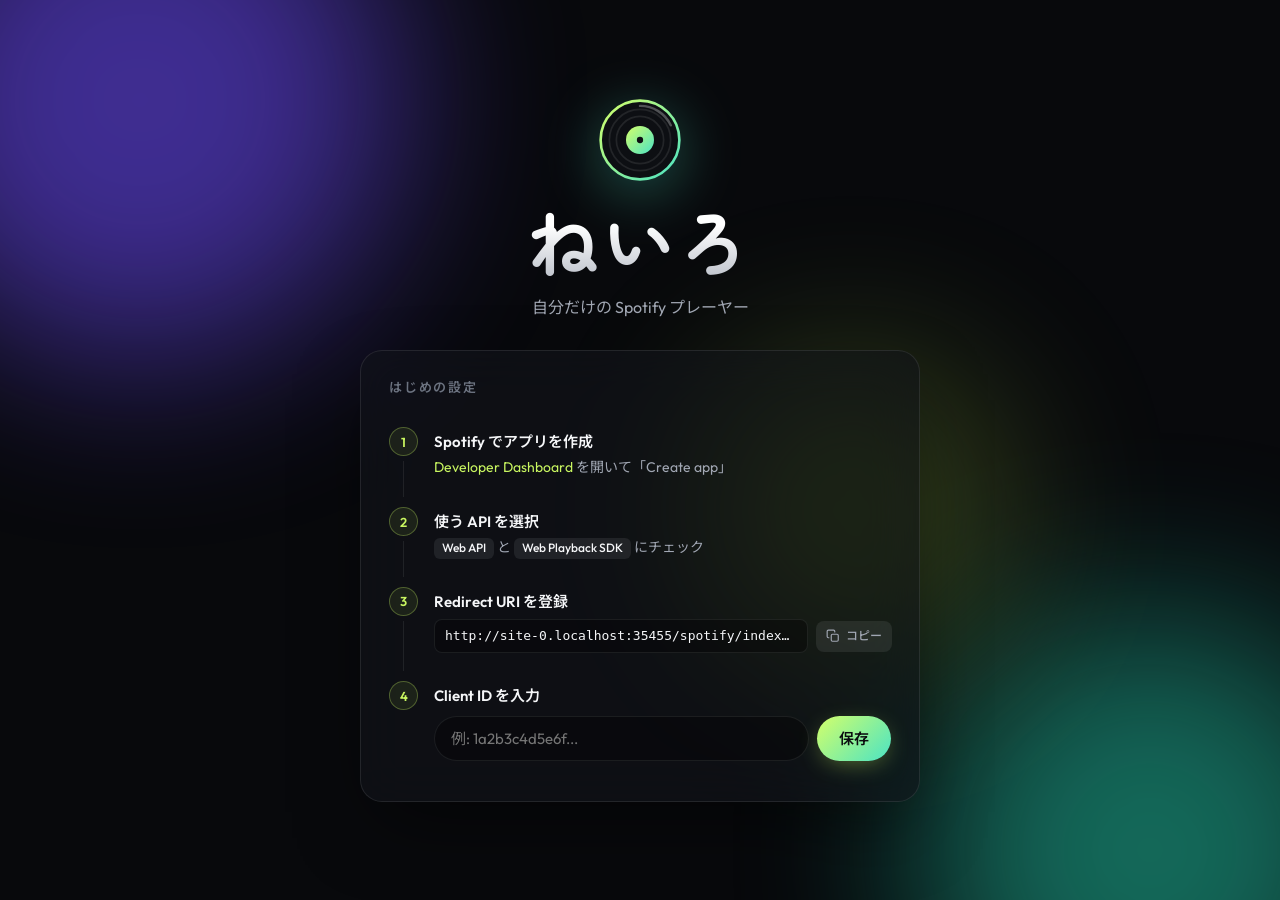
<file: spotify/index.html>
<!doctype html>
<html lang="ja">
<head>
  <meta charset="utf-8">
  <meta name="viewport" content="width=device-width, initial-scale=1, viewport-fit=cover">
  <meta name="robots" content="noindex, nofollow">
  <meta name="theme-color" content="#08090c">
  <!-- 更新したら下の ?v= の番号を変える（ブラウザに古いファイルが残らないように） -->
  <title>ねいろ</title>
  <link rel="preconnect" href="https://fonts.googleapis.com">
  <link rel="preconnect" href="https://fonts.gstatic.com" crossorigin>
  <link href="https://fonts.googleapis.com/css2?family=Outfit:wght@300;400;500;600;700;800&family=Noto+Sans+JP:wght@400;500;700&display=swap" rel="stylesheet">
  <link href="https://fonts.googleapis.com/css2?family=Zen+Maru+Gothic:wght@700&display=swap&text=%E3%81%AD%E3%81%84%E3%82%8D" rel="stylesheet">
  <link rel="stylesheet" href="style.css?v=20261117-6">
  <script src="config.js?v=20261117-6"></script>
  <script src="app.js?v=20261117-6" defer></script>
</head>
<body>

  <!-- ロゴ（レコード盤） -->
  <svg width="0" height="0" style="position:absolute" aria-hidden="true">
    <defs>
      <linearGradient id="logoGrad" x1="0" y1="0" x2="1" y2="1">
        <stop offset="0" stop-color="#d4ff6a"/>
        <stop offset="1" stop-color="#4be3c4"/>
      </linearGradient>
    </defs>
    <symbol id="logo" viewBox="0 0 48 48">
      <circle cx="24" cy="24" r="22.5" fill="#0d0f13" stroke="url(#logoGrad)" stroke-width="1.5"/>
      <circle cx="24" cy="24" r="17.5" fill="none" stroke="rgba(255,255,255,.09)"/>
      <circle cx="24" cy="24" r="13.5" fill="none" stroke="rgba(255,255,255,.09)"/>
      <path d="M24 4.5a19.5 19.5 0 0 1 17.6 11.1" fill="none" stroke="rgba(255,255,255,.28)" stroke-width="1.4" stroke-linecap="round"/>
      <circle cx="24" cy="24" r="8" fill="url(#logoGrad)"/>
      <circle cx="24" cy="24" r="1.8" fill="#0d0f13"/>
    </symbol>
  </svg>

  <!-- ===================== 認証まわりの画面 ===================== -->
  <div class="auth-bg" aria-hidden="true"><span></span><span></span><span></span></div>

  <section id="setup" class="screen" hidden>
    <div class="auth">
      <svg class="auth-logo"><use href="#logo"/></svg>
      <h1 class="wordmark">ねいろ</h1>
      <p class="tagline">自分だけの Spotify プレーヤー</p>

      <div class="glass panel">
        <h2>はじめの設定</h2>
        <ol class="steps">
          <li>
            <span class="num">1</span>
            <div>
              <b>Spotify でアプリを作成</b>
              <p><a href="https://developer.spotify.com/dashboard" target="_blank" rel="noopener">Developer Dashboard</a> を開いて「Create app」</p>
            </div>
          </li>
          <li>
            <span class="num">2</span>
            <div>
              <b>使う API を選択</b>
              <p><span class="chip">Web API</span> と <span class="chip">Web Playback SDK</span> にチェック</p>
            </div>
          </li>
          <li>
            <span class="num">3</span>
            <div>
              <b>Redirect URI を登録</b>
              <div class="copyline">
                <code id="redirectUri"></code>
                <button type="button" id="copyBtn" class="mini-btn" data-icon="copy">コピー</button>
              </div>
            </div>
          </li>
          <li>
            <span class="num">4</span>
            <div class="grow">
              <b>Client ID を入力</b>
              <form id="setupForm" class="inline-form">
                <input id="clientIdInput" placeholder="例: 1a2b3c4d5e6f..." autocomplete="off" spellcheck="false" required>
                <button type="submit" class="btn-accent">保存</button>
              </form>
            </div>
          </li>
        </ol>
      </div>
    </div>
  </section>

  <section id="login" class="screen" hidden>
    <div class="auth">
      <svg class="auth-logo spin"><use href="#logo"/></svg>
      <h1 class="wordmark">ねいろ</h1>
      <p class="tagline">ブラウザがそのままスピーカーに。</p>
      <button id="loginBtn" class="btn-accent big" data-icon="play">Spotify でログイン</button>
      <p class="fineprint">再生には Spotify Premium が必要です</p>
      <button id="resetClientBtn" class="text-btn">Client ID を変更</button>
    </div>
  </section>

  <!-- ===================== メイン ===================== -->
  <div id="app" hidden>
    <div class="ambient" aria-hidden="true"><div id="ambient"></div></div>

    <aside class="sidebar">
      <div class="brand">
        <svg class="brand-logo"><use href="#logo"/></svg>
        <span class="brand-name">ねいろ</span>
      </div>
      <nav class="nav">
        <button data-view="home" data-icon="home">ホーム</button>
        <button data-view="search" data-icon="search">検索</button>
        <button data-view="liked" data-icon="heart">お気に入り</button>
      </nav>
      <div class="me">
        <span class="avatar" id="avatar"></span>
        <span class="me-name" id="userName"></span>
        <button id="logoutBtn" class="icon-btn" data-icon="logout" title="ログアウト" aria-label="ログアウト"></button>
      </div>
    </aside>

    <main id="content"></main>

    <aside class="np" aria-label="再生中の曲">
      <div class="np-label">Now Playing</div>
      <div class="np-art" id="npArtWrap"><img id="npArt" alt="" hidden></div>
      <div class="np-title" id="npTitle">まだ何も再生していません</div>
      <div class="np-artist" id="npArtist">曲を選ぶとここに表示されます</div>
      <div class="np-album" id="npAlbum"></div>
      <div class="np-plays" id="npPlays" hidden><span>あなたの再生回数</span><b id="npPlaysNum"></b></div>
    </aside>

    <footer class="player">
      <div class="now">
        <div class="art"><img id="art" alt="" hidden></div>
        <div class="meta">
          <div id="trackName" class="t">再生していません</div>
          <div id="trackArtist" class="a">—</div>
        </div>
      </div>

      <div class="center">
        <div class="controls">
          <button id="shuffleBtn" class="ctl toggle" data-icon="shuffle" aria-label="シャッフル" title="シャッフル"></button>
          <button id="prevBtn" class="ctl" data-icon="prev" aria-label="前の曲"></button>
          <button id="playBtn" class="ctl play" aria-label="再生 / 一時停止"></button>
          <button id="nextBtn" class="ctl" data-icon="next" aria-label="次の曲"></button>
          <button id="repeatBtn" class="ctl toggle" data-icon="repeat" aria-label="リピート" title="リピート"></button>
        </div>
        <div class="progress">
          <span id="pos">0:00</span>
          <input type="range" id="seek" class="range" min="0" max="1000" value="0" aria-label="再生位置">
          <span id="dur">0:00</span>
        </div>
      </div>

      <div class="right">
        <span id="deviceStatus" class="status"><i></i><span>接続中</span></span>
        <div class="vol">
          <button id="muteBtn" class="ctl small" aria-label="ミュート"></button>
          <input type="range" id="volume" class="range" min="0" max="100" value="50" aria-label="音量">
        </div>
      </div>
    </footer>

    <nav class="tabbar">
      <button data-view="home" data-icon="home">ホーム</button>
      <button data-view="search" data-icon="search">検索</button>
      <button data-view="liked" data-icon="heart">お気に入り</button>
    </nav>
  </div>

  <div id="toast" class="toast" role="status" hidden></div>
</body>
</html>
</file>
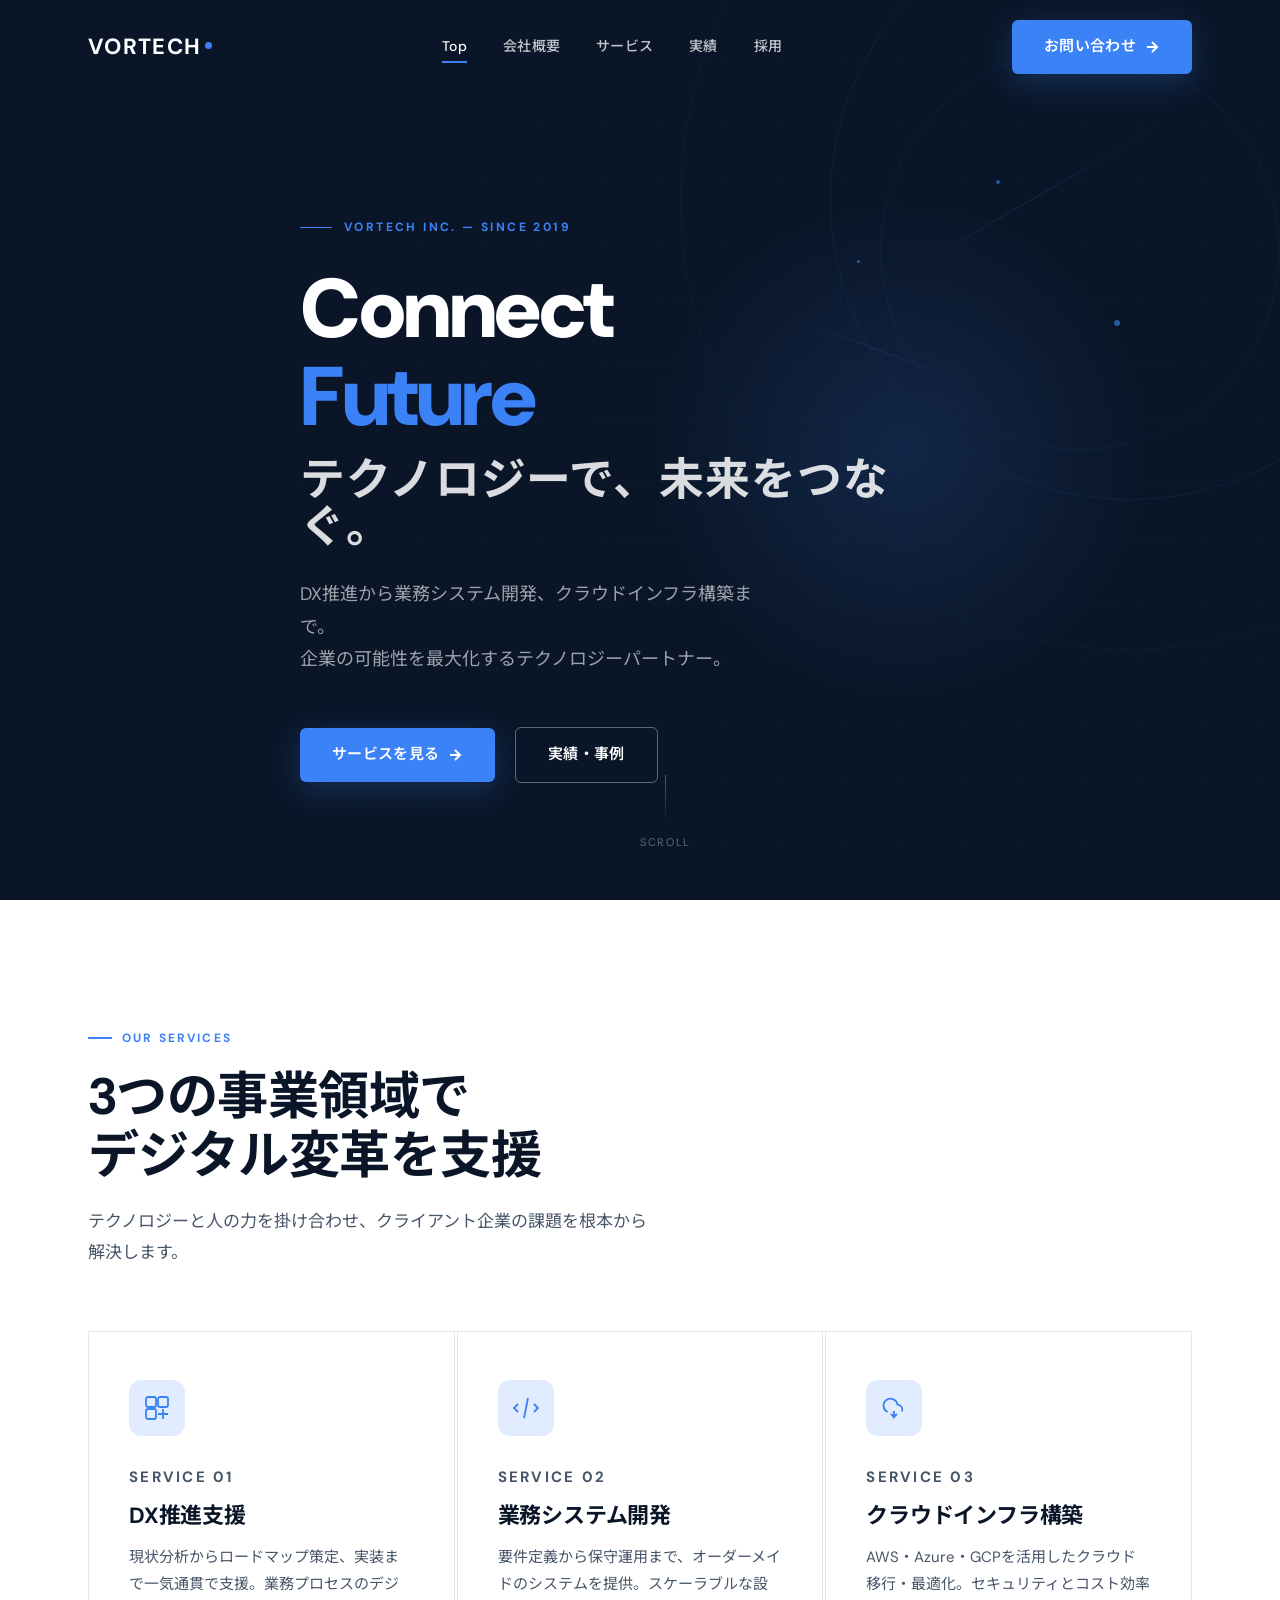
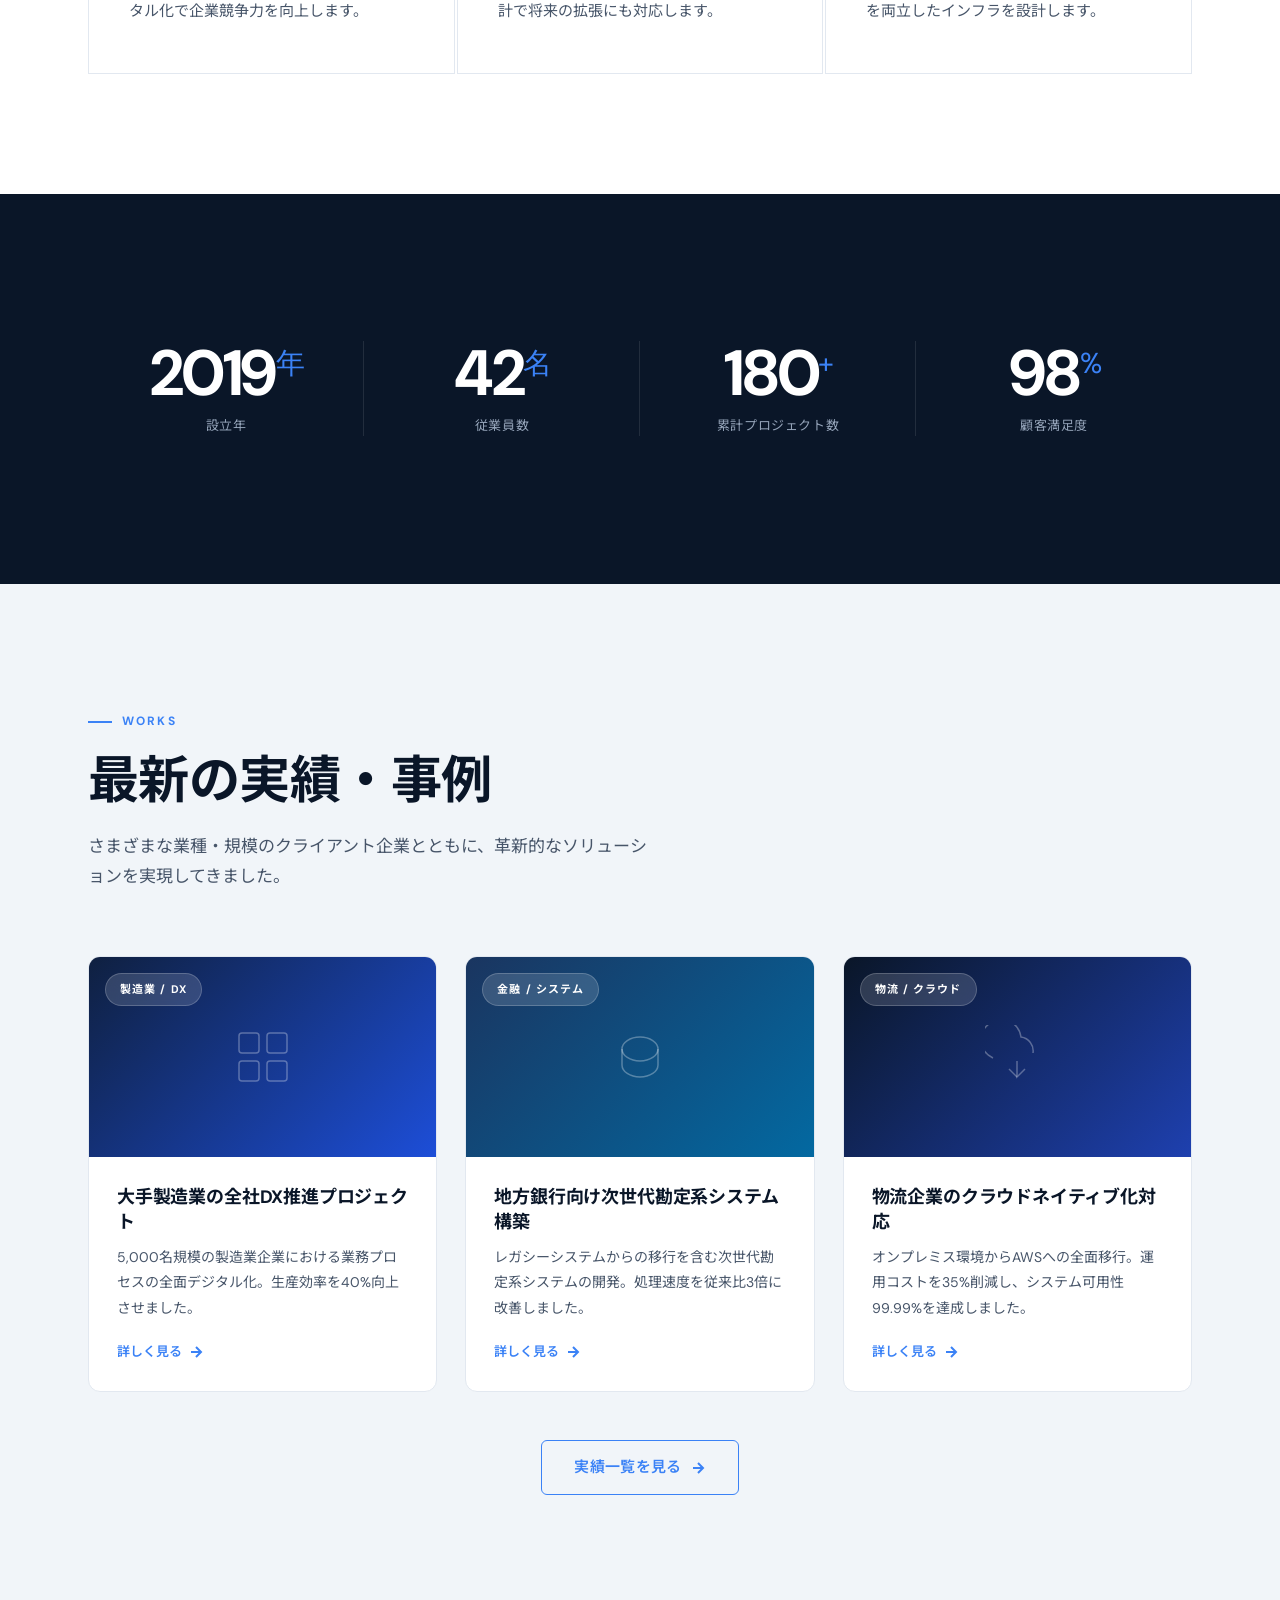
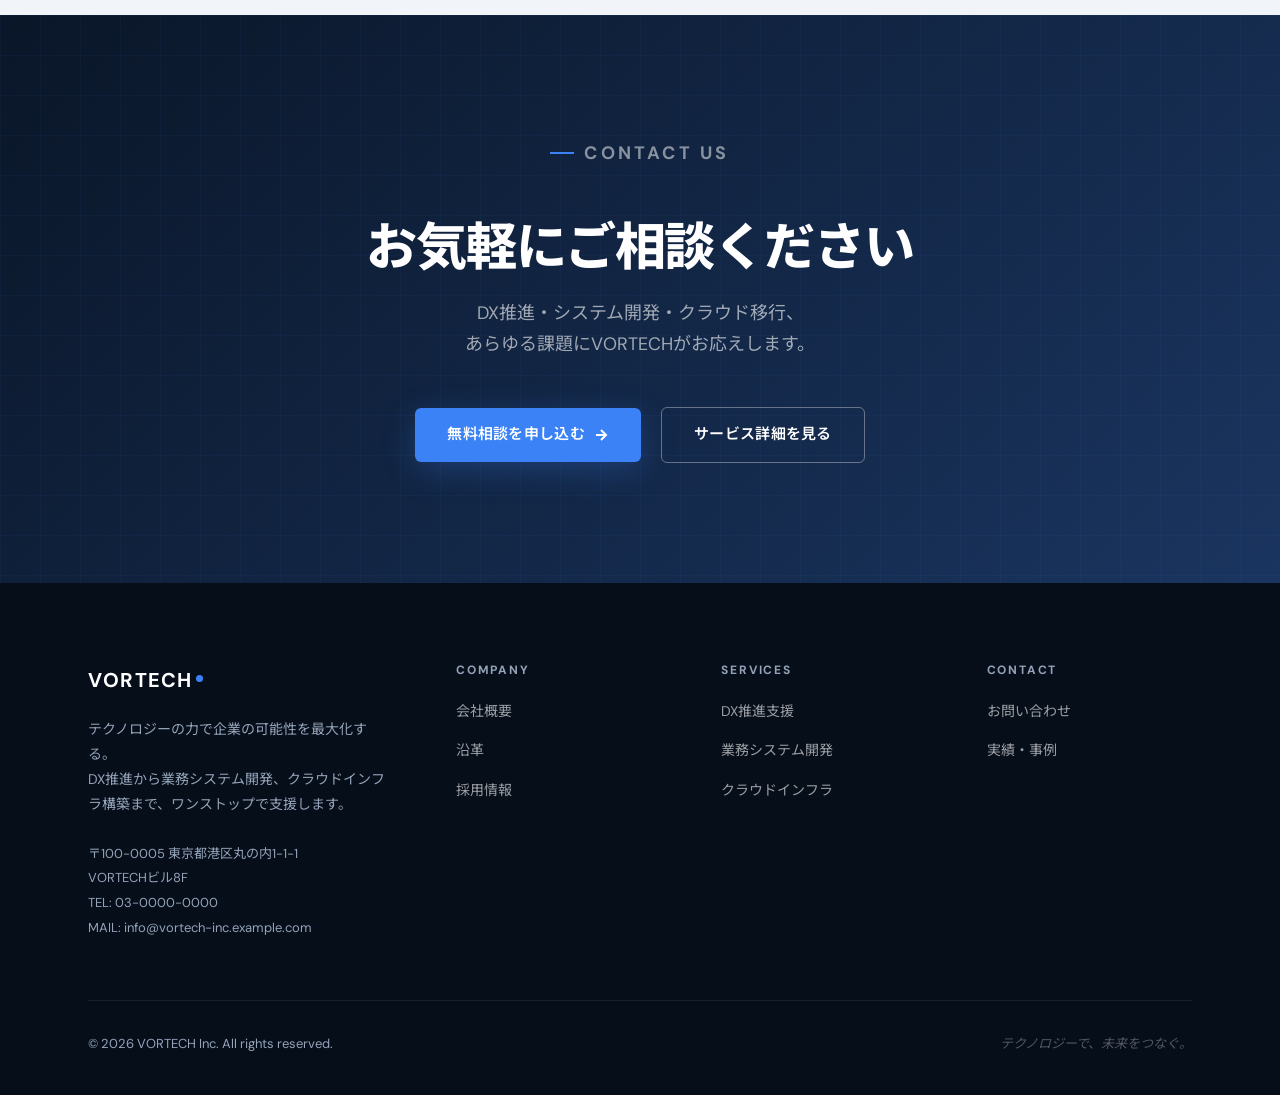
<file: samples/premium/index.html>
<!DOCTYPE html>
<html lang="ja">
<head>
  <meta charset="UTF-8">
  <meta name="viewport" content="width=device-width, initial-scale=1.0">
  <title>VORTECH株式会社 — テクノロジーで、未来をつなぐ。</title>
  <meta name="description" content="VORTECH株式会社は、DX推進支援・業務システム開発・クラウドインフラ構築を通じて、企業のデジタル変革を支援します。">
  <link rel="stylesheet" href="style.css">
</head>
<body>

<!-- ── Header ── -->
<header class="header" id="header" role="banner">
  <div class="header__inner">
    <a href="index.html" class="header__logo" aria-label="VORTECH株式会社 トップページ">
      VORTECH<span class="header__logo-dot"></span>
    </a>
    <nav class="header__nav" aria-label="メインナビゲーション">
      <a href="index.html" class="active">Top</a>
      <a href="about.html">会社概要</a>
      <a href="service.html">サービス</a>
      <a href="works.html">実績</a>
      <a href="recruit.html">採用</a>
    </nav>
    <div class="header__cta">
      <a href="contact.html" class="btn btn--primary">
        お問い合わせ
        <svg viewBox="0 0 16 16" fill="none" stroke="currentColor" stroke-width="2"><path d="M3 8h10M8 3l5 5-5 5"/></svg>
      </a>
      <button class="hamburger" id="hamburger" aria-label="メニューを開く" aria-expanded="false">
        <span></span><span></span><span></span>
      </button>
    </div>
  </div>
</header>

<!-- ── Mobile Menu ── -->
<div class="mobile-menu" id="mobileMenu" role="dialog" aria-label="ナビゲーションメニュー">
  <a href="index.html">Top</a>
  <a href="about.html">会社概要</a>
  <a href="service.html">サービス</a>
  <a href="works.html">実績</a>
  <a href="recruit.html">採用</a>
  <a href="contact.html">お問い合わせ</a>
</div>

<!-- ── Hero ── -->
<section class="hero" aria-label="メインビジュアル">
  <div class="hero__geo" aria-hidden="true">
    <div class="hero__geo-ring"></div>
    <div class="hero__geo-ring"></div>
    <div class="hero__geo-ring"></div>
    <div class="hero__geo-dot"></div>
    <div class="hero__geo-dot"></div>
    <div class="hero__geo-dot"></div>
    <div class="hero__geo-line"></div>
    <div class="hero__geo-line"></div>
  </div>
  <div class="hero__grid-bg" aria-hidden="true"></div>
  <div class="hero__glow" aria-hidden="true"></div>

  <div class="hero__content">
    <p class="hero__eyebrow">VORTECH Inc. — Since 2019</p>
    <h1 class="hero__title en">
      Connect<br>
      <span class="accent">Future</span><br>
      <span class="jp">テクノロジーで、未来をつなぐ。</span>
    </h1>
    <p class="hero__desc">
      DX推進から業務システム開発、クラウドインフラ構築まで。<br>
      企業の可能性を最大化するテクノロジーパートナー。
    </p>
    <div class="hero__actions">
      <a href="service.html" class="btn btn--primary">
        サービスを見る
        <svg viewBox="0 0 16 16" fill="none" stroke="currentColor" stroke-width="2"><path d="M3 8h10M8 3l5 5-5 5"/></svg>
      </a>
      <a href="works.html" class="btn btn--outline">実績・事例</a>
    </div>
  </div>

  <div class="hero__scroll" aria-hidden="true">
    <div class="hero__scroll-line"></div>
    <span>Scroll</span>
  </div>
</section>

<!-- ── Services Overview ── -->
<section class="section" aria-labelledby="services-heading">
  <div class="container">
    <p class="section-label">Our Services</p>
    <h2 class="section-title" id="services-heading">
      3つの事業領域で<br>
      デジタル変革を支援
    </h2>
    <p class="section-sub">
      テクノロジーと人の力を掛け合わせ、クライアント企業の課題を根本から解決します。
    </p>

    <div class="services-grid">
      <article class="service-card fade-in" aria-label="DX推進支援">
        <div class="service-card__icon" aria-hidden="true">
          <svg viewBox="0 0 28 28" fill="none" stroke="currentColor" stroke-width="1.8">
            <rect x="3" y="3" width="10" height="10" rx="2"/>
            <rect x="15" y="3" width="10" height="10" rx="2"/>
            <rect x="3" y="15" width="10" height="10" rx="2"/>
            <path d="M15 20h10M20 15v10"/>
          </svg>
        </div>
        <p class="service-card__num">Service 01</p>
        <h3>DX推進支援</h3>
        <p>現状分析からロードマップ策定、実装まで一気通貫で支援。業務プロセスのデジタル化で企業競争力を向上します。</p>
      </article>

      <article class="service-card fade-in fade-in-delay-1" aria-label="業務システム開発">
        <div class="service-card__icon" aria-hidden="true">
          <svg viewBox="0 0 28 28" fill="none" stroke="currentColor" stroke-width="1.8">
            <polyline points="6,10 2,14 6,18"/>
            <polyline points="22,10 26,14 22,18"/>
            <line x1="16" y1="4" x2="12" y2="24"/>
          </svg>
        </div>
        <p class="service-card__num">Service 02</p>
        <h3>業務システム開発</h3>
        <p>要件定義から保守運用まで、オーダーメイドのシステムを提供。スケーラブルな設計で将来の拡張にも対応します。</p>
      </article>

      <article class="service-card fade-in fade-in-delay-2" aria-label="クラウドインフラ構築">
        <div class="service-card__icon" aria-hidden="true">
          <svg viewBox="0 0 28 28" fill="none" stroke="currentColor" stroke-width="1.8">
            <path d="M22 17.5a5 5 0 0 0-4.5-6.9 7 7 0 1 0-10 7.4"/>
            <polyline points="14,17 14,23 17,20"/>
            <polyline points="14,23 11,20"/>
          </svg>
        </div>
        <p class="service-card__num">Service 03</p>
        <h3>クラウドインフラ構築</h3>
        <p>AWS・Azure・GCPを活用したクラウド移行・最適化。セキュリティとコスト効率を両立したインフラを設計します。</p>
      </article>
    </div>
  </div>
</section>

<!-- ── Stats ── -->
<section class="stats-section" aria-label="会社の数字">
  <div class="container">
    <div class="stats-grid">
      <div class="stat-item fade-in">
        <div class="stat-num en">2019<span class="stat-unit">年</span></div>
        <p class="stat-label">設立年</p>
      </div>
      <div class="stat-item fade-in fade-in-delay-1">
        <div class="stat-num en">42<span class="stat-unit">名</span></div>
        <p class="stat-label">従業員数</p>
      </div>
      <div class="stat-item fade-in fade-in-delay-2">
        <div class="stat-num en">180<span class="stat-unit">+</span></div>
        <p class="stat-label">累計プロジェクト数</p>
      </div>
      <div class="stat-item fade-in fade-in-delay-3">
        <div class="stat-num en">98<span class="stat-unit">%</span></div>
        <p class="stat-label">顧客満足度</p>
      </div>
    </div>
  </div>
</section>

<!-- ── Works Preview ── -->
<section class="section section--gray" aria-labelledby="works-heading">
  <div class="container">
    <p class="section-label">Works</p>
    <h2 class="section-title" id="works-heading">最新の実績・事例</h2>
    <p class="section-sub">
      さまざまな業種・規模のクライアント企業とともに、革新的なソリューションを実現してきました。
    </p>

    <div class="works-grid">
      <article class="work-card fade-in">
        <div class="work-card__visual" style="background: linear-gradient(135deg, #0f2040 0%, #1d4ed8 100%);">
          <div class="work-card__visual-inner" aria-hidden="true">
            <svg width="64" height="64" viewBox="0 0 64 64" fill="none" stroke="rgba(255,255,255,0.3)" stroke-width="1.5">
              <rect x="8" y="8" width="20" height="20" rx="3"/>
              <rect x="36" y="8" width="20" height="20" rx="3"/>
              <rect x="8" y="36" width="20" height="20" rx="3"/>
              <rect x="36" y="36" width="20" height="20" rx="3"/>
            </svg>
          </div>
          <span class="work-card__tag">製造業 / DX</span>
        </div>
        <div class="work-card__body">
          <h3>大手製造業の全社DX推進プロジェクト</h3>
          <p>5,000名規模の製造業企業における業務プロセスの全面デジタル化。生産効率を40%向上させました。</p>
          <div class="work-card__arrow">
            詳しく見る
            <svg width="16" height="16" viewBox="0 0 16 16" fill="none" stroke="currentColor" stroke-width="2"><path d="M3 8h10M8 3l5 5-5 5"/></svg>
          </div>
        </div>
      </article>

      <article class="work-card fade-in fade-in-delay-1">
        <div class="work-card__visual" style="background: linear-gradient(135deg, #1a3560 0%, #0369a1 100%);">
          <div class="work-card__visual-inner" aria-hidden="true">
            <svg width="64" height="64" viewBox="0 0 64 64" fill="none" stroke="rgba(255,255,255,0.3)" stroke-width="1.5">
              <ellipse cx="32" cy="24" rx="18" ry="12"/>
              <path d="M14 24v16c0 6.6 8 12 18 12s18-5.4 18-12V24"/>
            </svg>
          </div>
          <span class="work-card__tag">金融 / システム</span>
        </div>
        <div class="work-card__body">
          <h3>地方銀行向け次世代勘定系システム構築</h3>
          <p>レガシーシステムからの移行を含む次世代勘定系システムの開発。処理速度を従来比3倍に改善しました。</p>
          <div class="work-card__arrow">
            詳しく見る
            <svg width="16" height="16" viewBox="0 0 16 16" fill="none" stroke="currentColor" stroke-width="2"><path d="M3 8h10M8 3l5 5-5 5"/></svg>
          </div>
        </div>
      </article>

      <article class="work-card fade-in fade-in-delay-2">
        <div class="work-card__visual" style="background: linear-gradient(135deg, #0a1628 0%, #1e40af 100%);">
          <div class="work-card__visual-inner" aria-hidden="true">
            <svg width="64" height="64" viewBox="0 0 64 64" fill="none" stroke="rgba(255,255,255,0.3)" stroke-width="1.5">
              <path d="M48 28a14 14 0 0 0-12-16 20 20 0 1 0-28 21"/>
              <polyline points="32,36 32,52 40,44"/>
              <polyline points="32,52 24,44"/>
            </svg>
          </div>
          <span class="work-card__tag">物流 / クラウド</span>
        </div>
        <div class="work-card__body">
          <h3>物流企業のクラウドネイティブ化対応</h3>
          <p>オンプレミス環境からAWSへの全面移行。運用コストを35%削減し、システム可用性99.99%を達成しました。</p>
          <div class="work-card__arrow">
            詳しく見る
            <svg width="16" height="16" viewBox="0 0 16 16" fill="none" stroke="currentColor" stroke-width="2"><path d="M3 8h10M8 3l5 5-5 5"/></svg>
          </div>
        </div>
      </article>
    </div>

    <div style="text-align:center; margin-top:48px;">
      <a href="works.html" class="btn btn--outline-blue">
        実績一覧を見る
        <svg viewBox="0 0 16 16" fill="none" stroke="currentColor" stroke-width="2"><path d="M3 8h10M8 3l5 5-5 5"/></svg>
      </a>
    </div>
  </div>
</section>

<!-- ── CTA ── -->
<section class="cta-section" aria-label="お問い合わせ">
  <div class="container">
    <div class="cta-section__inner fade-in">
      <p class="section-label" style="justify-content:center; color:rgba(255,255,255,.5);">
        Contact Us
      </p>
      <h2>お気軽にご相談ください</h2>
      <p>DX推進・システム開発・クラウド移行、<br>あらゆる課題にVORTECHがお応えします。</p>
      <div class="cta-actions">
        <a href="contact.html" class="btn btn--primary">
          無料相談を申し込む
          <svg viewBox="0 0 16 16" fill="none" stroke="currentColor" stroke-width="2"><path d="M3 8h10M8 3l5 5-5 5"/></svg>
        </a>
        <a href="service.html" class="btn btn--outline">サービス詳細を見る</a>
      </div>
    </div>
  </div>
</section>

<!-- ── Footer ── -->
<footer class="footer" role="contentinfo">
  <div class="container">
    <div class="footer__inner">
      <div class="footer__brand">
        <div class="footer__logo">
          VORTECH<span class="header__logo-dot"></span>
        </div>
        <p class="footer__desc">
          テクノロジーの力で企業の可能性を最大化する。<br>
          DX推進から業務システム開発、クラウドインフラ構築まで、ワンストップで支援します。
        </p>
        <address class="footer__address">
          〒100-0005 東京都港区丸の内1-1-1<br>
          VORTECHビル8F<br>
          TEL: 03-0000-0000<br>
          MAIL: info@vortech-inc.example.com
        </address>
      </div>

      <div class="footer__col">
        <h4>Company</h4>
        <ul>
          <li><a href="about.html">会社概要</a></li>
          <li><a href="about.html#history">沿革</a></li>
          <li><a href="recruit.html">採用情報</a></li>
        </ul>
      </div>

      <div class="footer__col">
        <h4>Services</h4>
        <ul>
          <li><a href="service.html">DX推進支援</a></li>
          <li><a href="service.html">業務システム開発</a></li>
          <li><a href="service.html">クラウドインフラ</a></li>
        </ul>
      </div>

      <div class="footer__col">
        <h4>Contact</h4>
        <ul>
          <li><a href="contact.html">お問い合わせ</a></li>
          <li><a href="works.html">実績・事例</a></li>
        </ul>
      </div>
    </div>

    <div class="footer__bottom">
      <p class="footer__copy">&copy; 2026 VORTECH Inc. All rights reserved.</p>
      <p class="footer__tagline">テクノロジーで、未来をつなぐ。</p>
    </div>
  </div>
</footer>

<script>
// ── Header scroll effect
const header = document.getElementById('header');
window.addEventListener('scroll', () => {
  header.classList.toggle('scrolled', window.scrollY > 60);
}, { passive: true });

// ── Hamburger menu
const hamburger = document.getElementById('hamburger');
const mobileMenu = document.getElementById('mobileMenu');

hamburger.addEventListener('click', () => {
  const isOpen = hamburger.classList.toggle('open');
  mobileMenu.classList.toggle('open', isOpen);
  hamburger.setAttribute('aria-expanded', String(isOpen));
  document.body.style.overflow = isOpen ? 'hidden' : '';
});

// Close on link click
mobileMenu.querySelectorAll('a').forEach(a => {
  a.addEventListener('click', () => {
    hamburger.classList.remove('open');
    mobileMenu.classList.remove('open');
    hamburger.setAttribute('aria-expanded', 'false');
    document.body.style.overflow = '';
  });
});

// ── Intersection Observer for fade-in
const observer = new IntersectionObserver((entries) => {
  entries.forEach(entry => {
    if (entry.isIntersecting) {
      entry.target.classList.add('visible');
      observer.unobserve(entry.target);
    }
  });
}, { threshold: 0.15, rootMargin: '0px 0px -40px 0px' });

document.querySelectorAll('.fade-in').forEach(el => observer.observe(el));
</script>
</body>
</html>
</file>
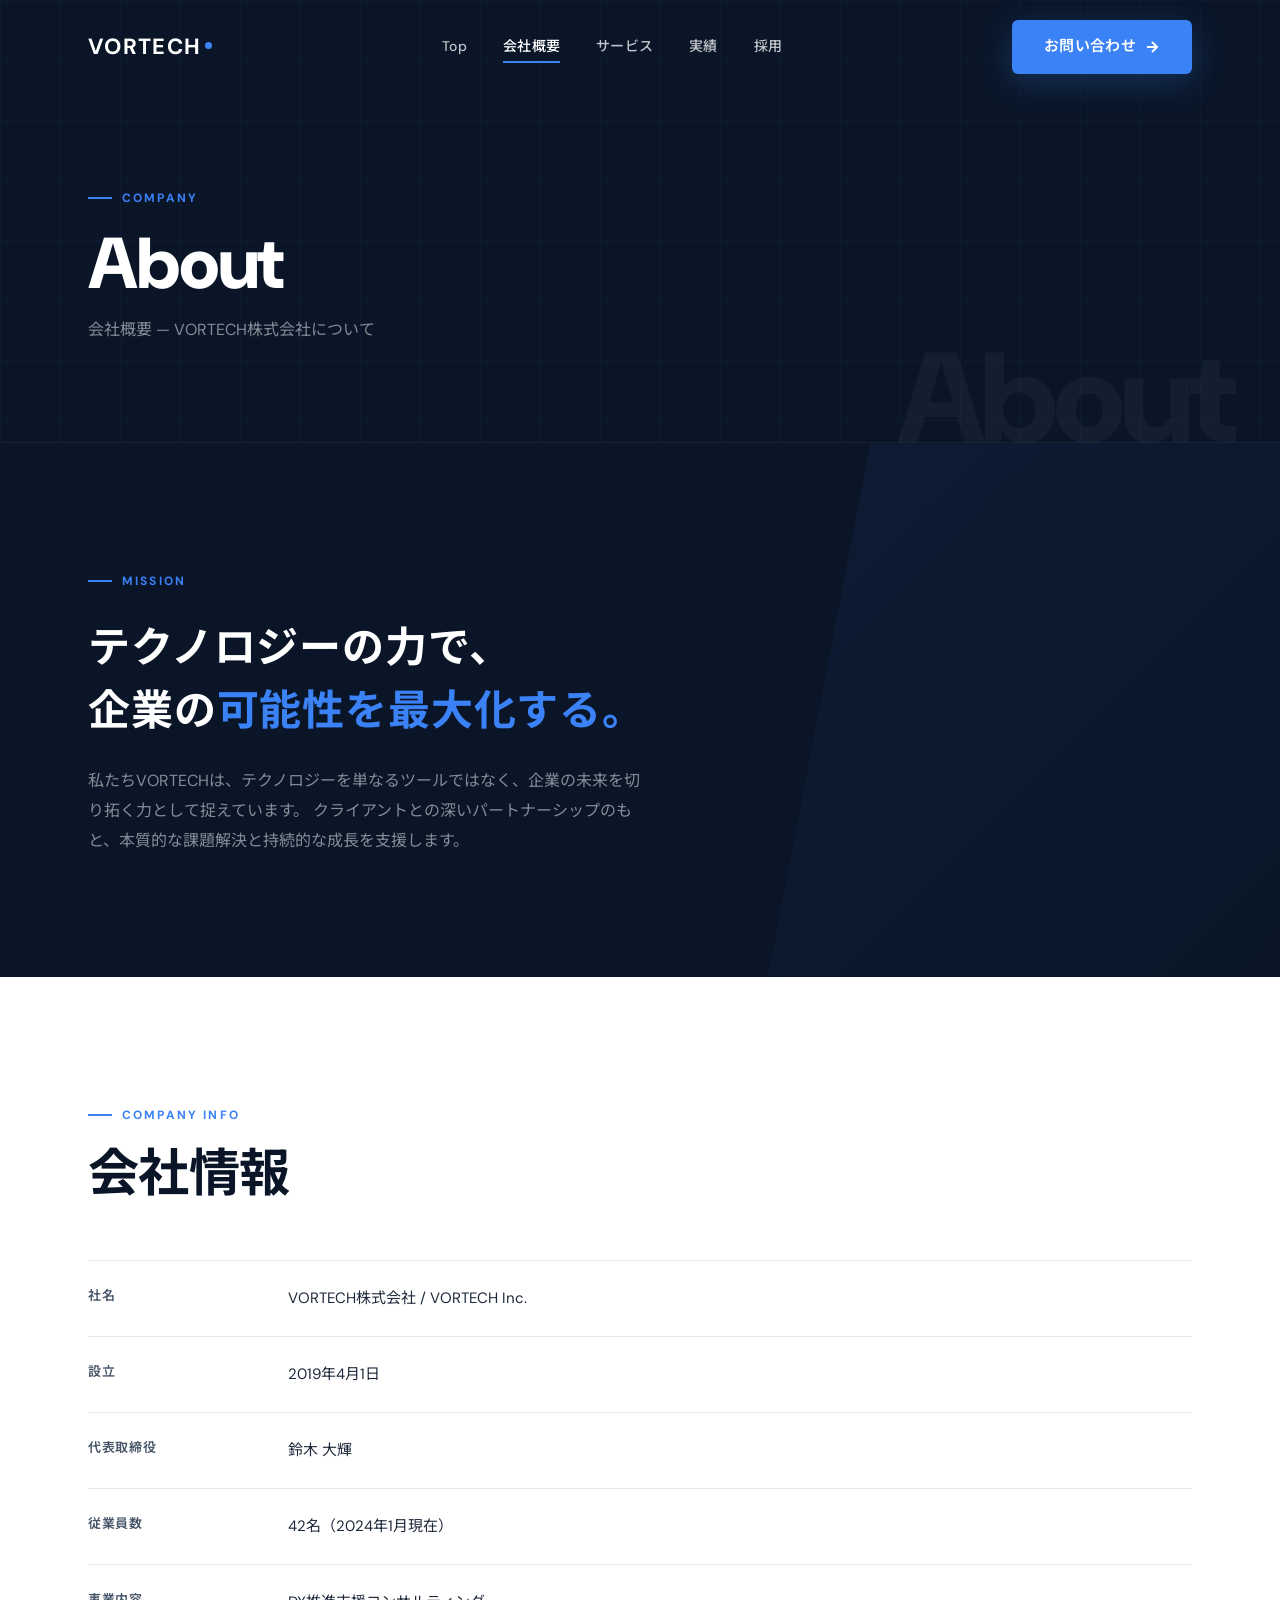
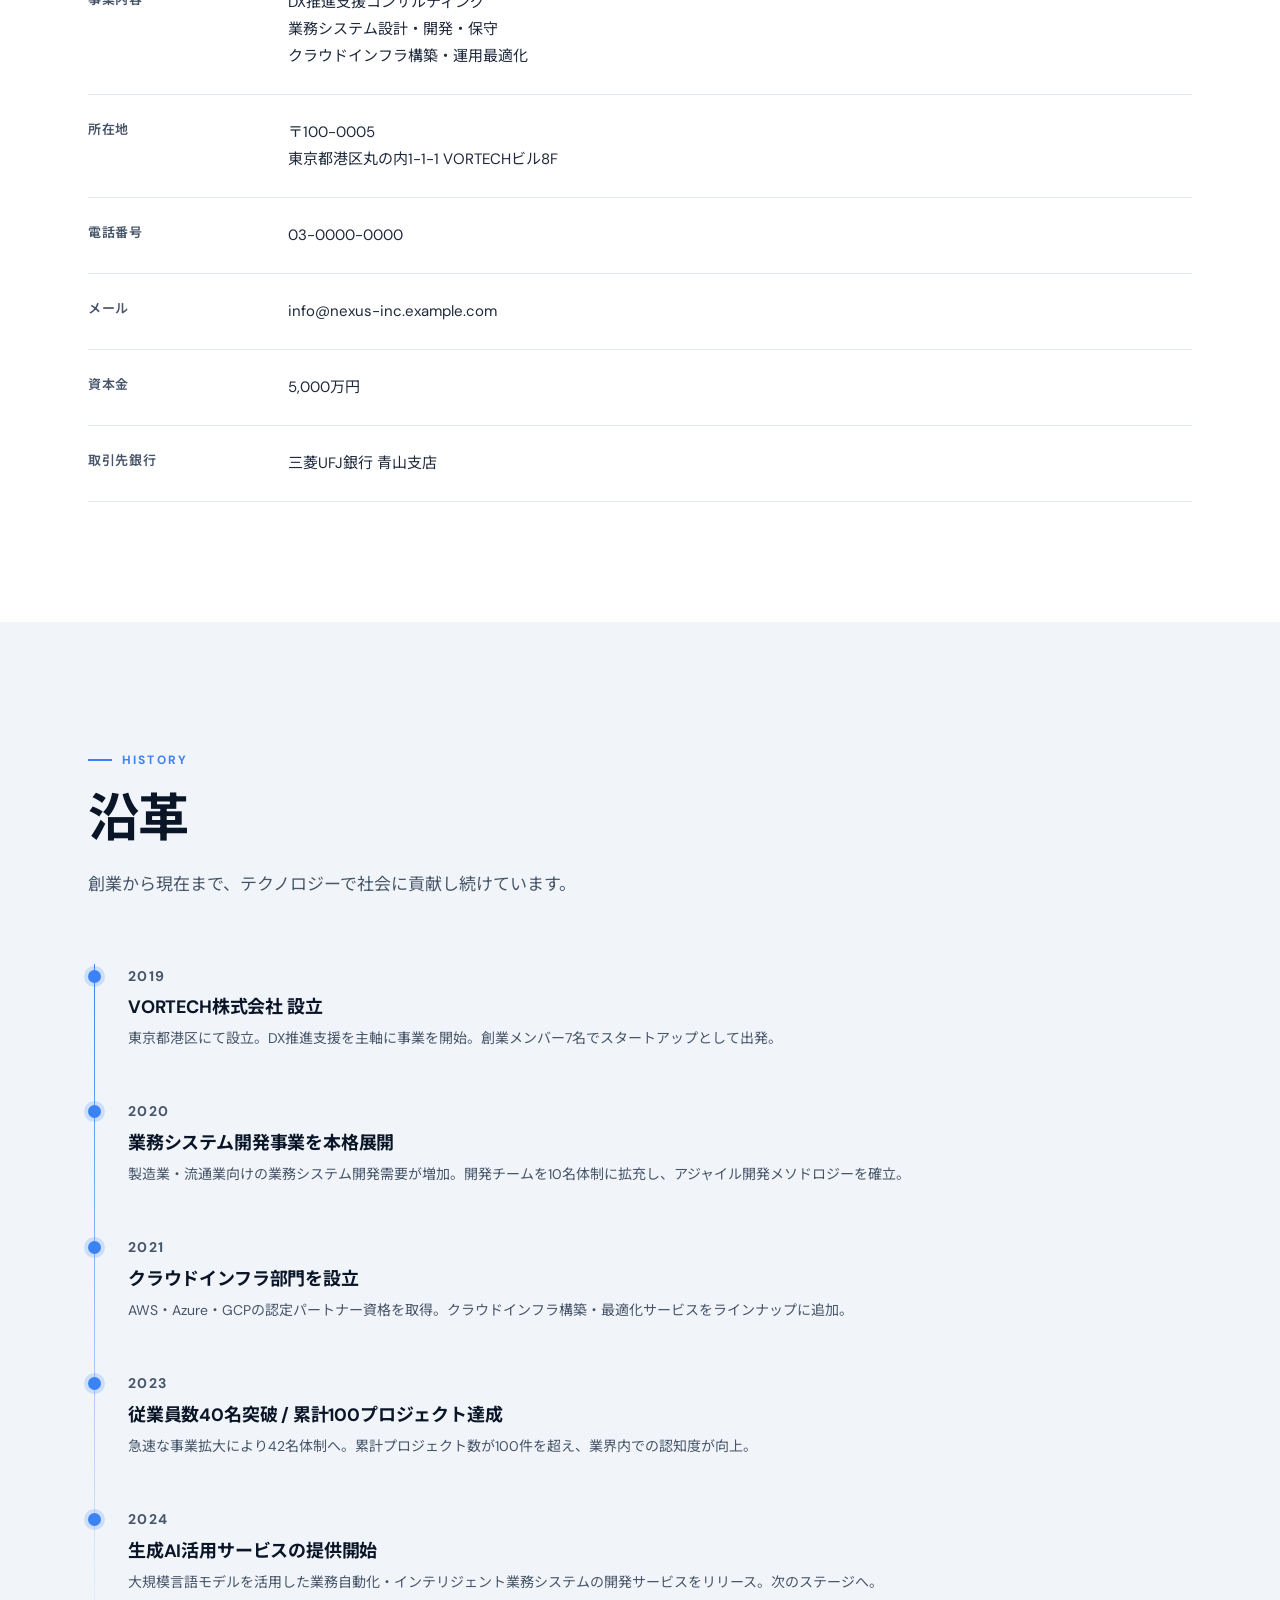
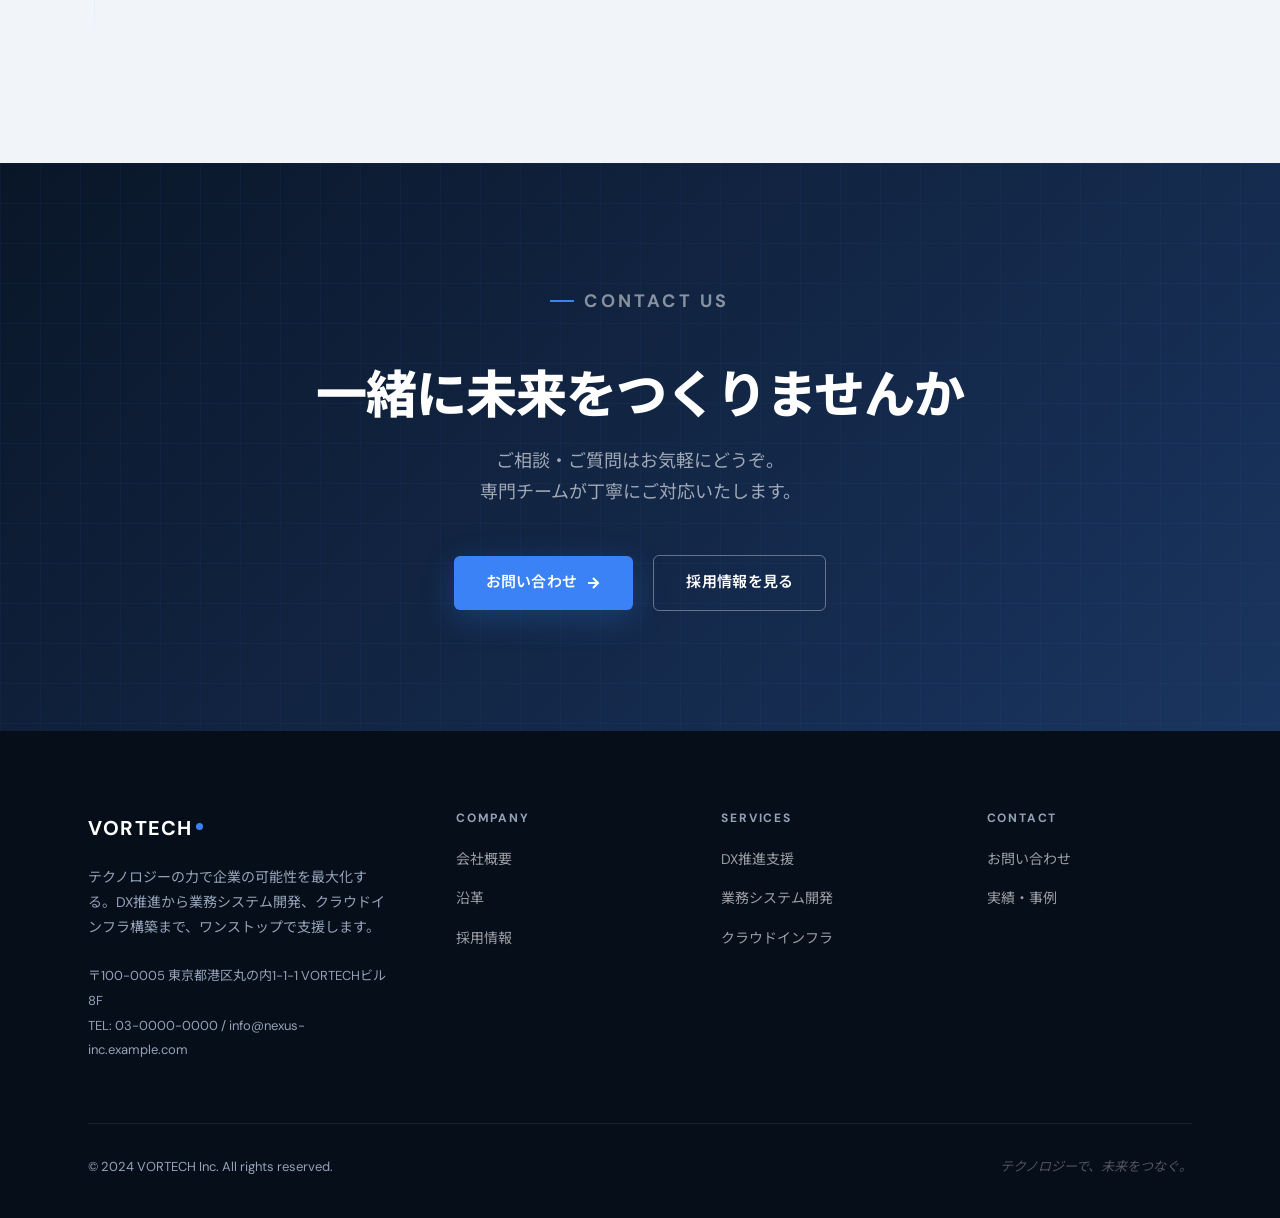
<file: samples/premium/about.html>
<!DOCTYPE html>
<html lang="ja">
<head>
  <meta charset="UTF-8">
  <meta name="viewport" content="width=device-width, initial-scale=1.0">
  <title>会社概要 — VORTECH株式会社</title>
  <meta name="description" content="VORTECH株式会社の会社概要。設立2019年、東京都港区。DX推進支援・業務システム開発・クラウドインフラ構築を事業とするテクノロジー企業です。">
  <link rel="stylesheet" href="style.css">
</head>
<body>

<!-- ── Header ── -->
<header class="header scrolled" id="header" role="banner">
  <div class="header__inner">
    <a href="index.html" class="header__logo" aria-label="VORTECH株式会社 トップページ">
      VORTECH<span class="header__logo-dot"></span>
    </a>
    <nav class="header__nav" aria-label="メインナビゲーション">
      <a href="index.html">Top</a>
      <a href="about.html" class="active">会社概要</a>
      <a href="service.html">サービス</a>
      <a href="works.html">実績</a>
      <a href="recruit.html">採用</a>
    </nav>
    <div class="header__cta">
      <a href="contact.html" class="btn btn--primary">
        お問い合わせ
        <svg viewBox="0 0 16 16" fill="none" stroke="currentColor" stroke-width="2"><path d="M3 8h10M8 3l5 5-5 5"/></svg>
      </a>
      <button class="hamburger" id="hamburger" aria-label="メニューを開く" aria-expanded="false">
        <span></span><span></span><span></span>
      </button>
    </div>
  </div>
</header>

<!-- ── Mobile Menu ── -->
<div class="mobile-menu" id="mobileMenu" role="dialog" aria-label="ナビゲーションメニュー">
  <a href="index.html">Top</a>
  <a href="about.html">会社概要</a>
  <a href="service.html">サービス</a>
  <a href="works.html">実績</a>
  <a href="recruit.html">採用</a>
  <a href="contact.html">お問い合わせ</a>
</div>

<!-- ── Page Hero ── -->
<section class="page-hero" aria-label="会社概要">
  <div class="page-hero__bg" aria-hidden="true"></div>
  <div class="page-hero__label" aria-hidden="true">About</div>
  <div class="container">
    <div class="page-hero__content">
      <p class="section-label">Company</p>
      <h1 class="page-hero__en">About</h1>
      <p class="page-hero__jp">会社概要 — VORTECH株式会社について</p>
    </div>
  </div>
</section>

<!-- ── Mission ── -->
<section class="mission-section" aria-labelledby="mission-heading">
  <div class="mission-deco" aria-hidden="true"></div>
  <div class="container">
    <p class="section-label">Mission</p>
    <blockquote class="mission-quote fade-in" id="mission-heading">
      テクノロジーの力で、<br>
      企業の<span class="highlight">可能性を最大化する。</span>
    </blockquote>
    <p class="mission-sub fade-in fade-in-delay-1">
      私たちVORTECHは、テクノロジーを単なるツールではなく、企業の未来を切り拓く力として捉えています。
      クライアントとの深いパートナーシップのもと、本質的な課題解決と持続的な成長を支援します。
    </p>
  </div>
</section>

<!-- ── Company Info ── -->
<section class="section" aria-labelledby="company-info-heading">
  <div class="container">
    <p class="section-label">Company Info</p>
    <h2 class="section-title" id="company-info-heading">会社情報</h2>

    <div class="fade-in" style="margin-top: 56px;">
      <table class="company-table" aria-label="会社概要テーブル">
        <tbody>
          <tr>
            <td>社名</td>
            <td>VORTECH株式会社 / VORTECH Inc.</td>
          </tr>
          <tr>
            <td>設立</td>
            <td>2019年4月1日</td>
          </tr>
          <tr>
            <td>代表取締役</td>
            <td>鈴木 大輝</td>
          </tr>
          <tr>
            <td>従業員数</td>
            <td>42名（2024年1月現在）</td>
          </tr>
          <tr>
            <td>事業内容</td>
            <td>
              DX推進支援コンサルティング<br>
              業務システム設計・開発・保守<br>
              クラウドインフラ構築・運用最適化
            </td>
          </tr>
          <tr>
            <td>所在地</td>
            <td>
              〒100-0005<br>
              東京都港区丸の内1-1-1 VORTECHビル8F
            </td>
          </tr>
          <tr>
            <td>電話番号</td>
            <td>03-0000-0000</td>
          </tr>
          <tr>
            <td>メール</td>
            <td>info@nexus-inc.example.com</td>
          </tr>
          <tr>
            <td>資本金</td>
            <td>5,000万円</td>
          </tr>
          <tr>
            <td>取引先銀行</td>
            <td>三菱UFJ銀行 青山支店</td>
          </tr>
        </tbody>
      </table>
    </div>
  </div>
</section>

<!-- ── History ── -->
<section class="section section--gray" id="history" aria-labelledby="history-heading">
  <div class="container">
    <p class="section-label">History</p>
    <h2 class="section-title" id="history-heading">沿革</h2>
    <p class="section-sub">創業から現在まで、テクノロジーで社会に貢献し続けています。</p>

    <div class="timeline fade-in">
      <div class="timeline-item">
        <p class="timeline-item__year">2019</p>
        <h3>VORTECH株式会社 設立</h3>
        <p>東京都港区にて設立。DX推進支援を主軸に事業を開始。創業メンバー7名でスタートアップとして出発。</p>
      </div>

      <div class="timeline-item">
        <p class="timeline-item__year">2020</p>
        <h3>業務システム開発事業を本格展開</h3>
        <p>製造業・流通業向けの業務システム開発需要が増加。開発チームを10名体制に拡充し、アジャイル開発メソドロジーを確立。</p>
      </div>

      <div class="timeline-item">
        <p class="timeline-item__year">2021</p>
        <h3>クラウドインフラ部門を設立</h3>
        <p>AWS・Azure・GCPの認定パートナー資格を取得。クラウドインフラ構築・最適化サービスをラインナップに追加。</p>
      </div>

      <div class="timeline-item">
        <p class="timeline-item__year">2023</p>
        <h3>従業員数40名突破 / 累計100プロジェクト達成</h3>
        <p>急速な事業拡大により42名体制へ。累計プロジェクト数が100件を超え、業界内での認知度が向上。</p>
      </div>

      <div class="timeline-item">
        <p class="timeline-item__year">2024</p>
        <h3>生成AI活用サービスの提供開始</h3>
        <p>大規模言語モデルを活用した業務自動化・インテリジェント業務システムの開発サービスをリリース。次のステージへ。</p>
      </div>
    </div>
  </div>
</section>

<!-- ── CTA ── -->
<section class="cta-section" aria-label="お問い合わせ">
  <div class="container">
    <div class="cta-section__inner fade-in">
      <p class="section-label" style="justify-content:center; color:rgba(255,255,255,.5);">Contact Us</p>
      <h2>一緒に未来をつくりませんか</h2>
      <p>ご相談・ご質問はお気軽にどうぞ。<br>専門チームが丁寧にご対応いたします。</p>
      <div class="cta-actions">
        <a href="contact.html" class="btn btn--primary">
          お問い合わせ
          <svg viewBox="0 0 16 16" fill="none" stroke="currentColor" stroke-width="2"><path d="M3 8h10M8 3l5 5-5 5"/></svg>
        </a>
        <a href="recruit.html" class="btn btn--outline">採用情報を見る</a>
      </div>
    </div>
  </div>
</section>

<!-- ── Footer ── -->
<footer class="footer" role="contentinfo">
  <div class="container">
    <div class="footer__inner">
      <div class="footer__brand">
        <div class="footer__logo">VORTECH<span class="header__logo-dot"></span></div>
        <p class="footer__desc">テクノロジーの力で企業の可能性を最大化する。DX推進から業務システム開発、クラウドインフラ構築まで、ワンストップで支援します。</p>
        <address class="footer__address">
          〒100-0005 東京都港区丸の内1-1-1 VORTECHビル8F<br>
          TEL: 03-0000-0000 / info@nexus-inc.example.com
        </address>
      </div>
      <div class="footer__col">
        <h4>Company</h4>
        <ul>
          <li><a href="about.html">会社概要</a></li>
          <li><a href="about.html#history">沿革</a></li>
          <li><a href="recruit.html">採用情報</a></li>
        </ul>
      </div>
      <div class="footer__col">
        <h4>Services</h4>
        <ul>
          <li><a href="service.html">DX推進支援</a></li>
          <li><a href="service.html">業務システム開発</a></li>
          <li><a href="service.html">クラウドインフラ</a></li>
        </ul>
      </div>
      <div class="footer__col">
        <h4>Contact</h4>
        <ul>
          <li><a href="contact.html">お問い合わせ</a></li>
          <li><a href="works.html">実績・事例</a></li>
        </ul>
      </div>
    </div>
    <div class="footer__bottom">
      <p class="footer__copy">&copy; 2024 VORTECH Inc. All rights reserved.</p>
      <p class="footer__tagline">テクノロジーで、未来をつなぐ。</p>
    </div>
  </div>
</footer>

<script>
const header = document.getElementById('header');
window.addEventListener('scroll', () => {
  if (window.scrollY < 60) {
    header.classList.remove('scrolled');
  } else {
    header.classList.add('scrolled');
  }
}, { passive: true });

const hamburger = document.getElementById('hamburger');
const mobileMenu = document.getElementById('mobileMenu');
hamburger.addEventListener('click', () => {
  const isOpen = hamburger.classList.toggle('open');
  mobileMenu.classList.toggle('open', isOpen);
  hamburger.setAttribute('aria-expanded', String(isOpen));
  document.body.style.overflow = isOpen ? 'hidden' : '';
});
mobileMenu.querySelectorAll('a').forEach(a => {
  a.addEventListener('click', () => {
    hamburger.classList.remove('open');
    mobileMenu.classList.remove('open');
    hamburger.setAttribute('aria-expanded', 'false');
    document.body.style.overflow = '';
  });
});

const observer = new IntersectionObserver((entries) => {
  entries.forEach(entry => {
    if (entry.isIntersecting) {
      entry.target.classList.add('visible');
      observer.unobserve(entry.target);
    }
  });
}, { threshold: 0.12, rootMargin: '0px 0px -40px 0px' });
document.querySelectorAll('.fade-in').forEach(el => observer.observe(el));
</script>
</body>
</html>
</file>
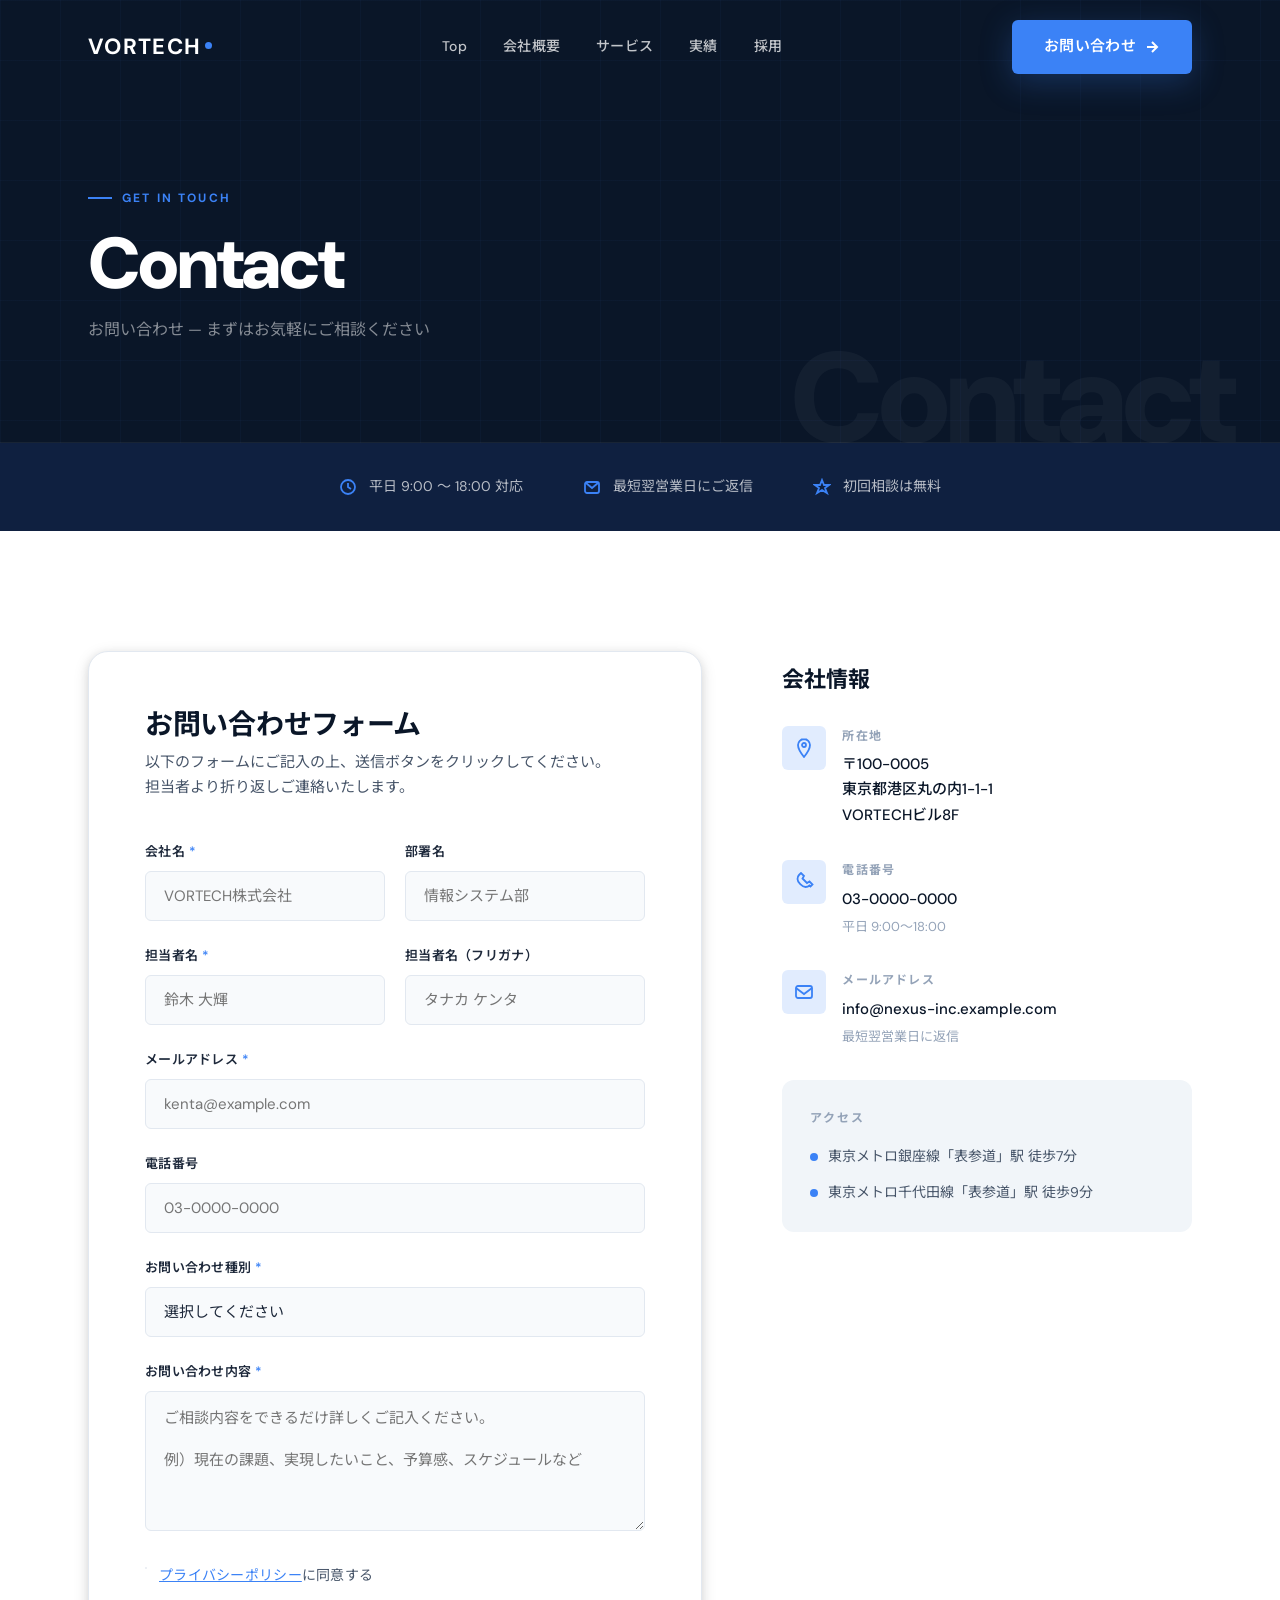
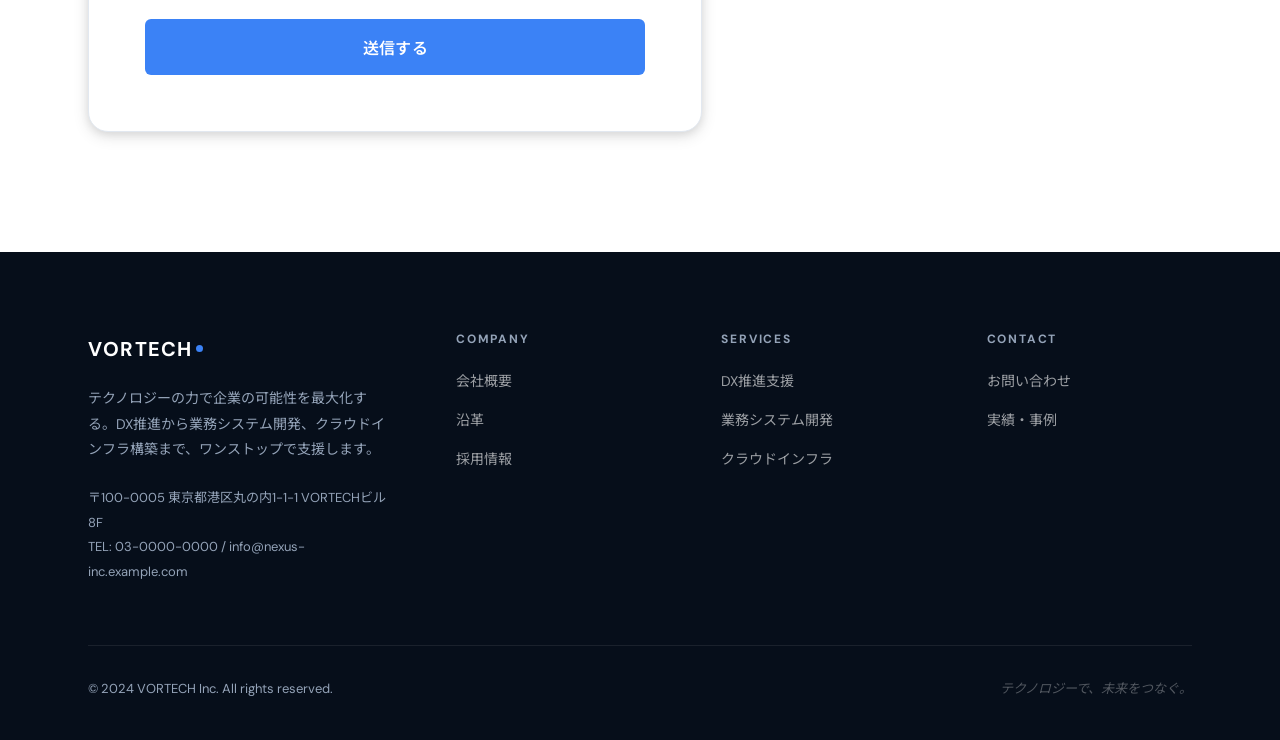
<file: samples/premium/contact.html>
<!DOCTYPE html>
<html lang="ja">
<head>
  <meta charset="UTF-8">
  <meta name="viewport" content="width=device-width, initial-scale=1.0">
  <title>お問い合わせ — VORTECH株式会社</title>
  <meta name="description" content="VORTECH株式会社へのお問い合わせ。DX推進・システム開発・クラウドインフラに関するご相談はお気軽にどうぞ。">
  <link rel="stylesheet" href="style.css">
</head>
<body>

<!-- ── Header ── -->
<header class="header scrolled" id="header" role="banner">
  <div class="header__inner">
    <a href="index.html" class="header__logo" aria-label="VORTECH株式会社 トップページ">
      VORTECH<span class="header__logo-dot"></span>
    </a>
    <nav class="header__nav" aria-label="メインナビゲーション">
      <a href="index.html">Top</a>
      <a href="about.html">会社概要</a>
      <a href="service.html">サービス</a>
      <a href="works.html">実績</a>
      <a href="recruit.html">採用</a>
    </nav>
    <div class="header__cta">
      <a href="contact.html" class="btn btn--primary active">
        お問い合わせ
        <svg viewBox="0 0 16 16" fill="none" stroke="currentColor" stroke-width="2"><path d="M3 8h10M8 3l5 5-5 5"/></svg>
      </a>
      <button class="hamburger" id="hamburger" aria-label="メニューを開く" aria-expanded="false">
        <span></span><span></span><span></span>
      </button>
    </div>
  </div>
</header>

<div class="mobile-menu" id="mobileMenu" role="dialog" aria-label="ナビゲーションメニュー">
  <a href="index.html">Top</a>
  <a href="about.html">会社概要</a>
  <a href="service.html">サービス</a>
  <a href="works.html">実績</a>
  <a href="recruit.html">採用</a>
  <a href="contact.html">お問い合わせ</a>
</div>

<!-- ── Page Hero ── -->
<section class="page-hero" aria-label="お問い合わせ">
  <div class="page-hero__bg" aria-hidden="true"></div>
  <div class="page-hero__label" aria-hidden="true">Contact</div>
  <div class="container">
    <div class="page-hero__content">
      <p class="section-label">Get in Touch</p>
      <h1 class="page-hero__en">Contact</h1>
      <p class="page-hero__jp">お問い合わせ — まずはお気軽にご相談ください</p>
    </div>
  </div>
</section>

<!-- ── Contact intro strip ── -->
<section style="background:var(--navy-mid); padding:32px 0;" aria-label="お問い合わせ概要">
  <div class="container">
    <div style="display:flex; align-items:center; justify-content:center; gap:60px; flex-wrap:wrap;">
      <div style="display:flex; align-items:center; gap:12px; color:rgba(255,255,255,.7); font-size:14px;">
        <svg width="18" height="18" viewBox="0 0 18 18" fill="none" stroke="var(--blue)" stroke-width="1.8" aria-hidden="true"><circle cx="9" cy="9" r="7"/><polyline points="9,5 9,9 12,11"/></svg>
        平日 9:00 〜 18:00 対応
      </div>
      <div style="display:flex; align-items:center; gap:12px; color:rgba(255,255,255,.7); font-size:14px;">
        <svg width="18" height="18" viewBox="0 0 18 18" fill="none" stroke="var(--blue)" stroke-width="1.8" aria-hidden="true"><polyline points="3,5 9,10 15,5"/><rect x="2" y="4" width="14" height="11" rx="2"/></svg>
        最短翌営業日にご返信
      </div>
      <div style="display:flex; align-items:center; gap:12px; color:rgba(255,255,255,.7); font-size:14px;">
        <svg width="18" height="18" viewBox="0 0 18 18" fill="none" stroke="var(--blue)" stroke-width="1.8" aria-hidden="true"><path d="M9 2L11 7H16L12 10L14 15L9 12L4 15L6 10L2 7H7Z"/></svg>
        初回相談は無料
      </div>
    </div>
  </div>
</section>

<!-- ── Contact Form + Info ── -->
<section class="section" aria-labelledby="contact-form-heading">
  <div class="container">
    <div class="contact-layout fade-in">

      <!-- Form -->
      <div class="contact-form" role="form" aria-label="お問い合わせフォーム">
        <h2 id="contact-form-heading">お問い合わせフォーム</h2>
        <p class="sub">以下のフォームにご記入の上、送信ボタンをクリックしてください。<br>担当者より折り返しご連絡いたします。</p>

        <form novalidate>
          <div class="form-row">
            <div class="form-group">
              <label for="company">会社名<span class="req" aria-label="必須">*</span></label>
              <input type="text" id="company" name="company" placeholder="VORTECH株式会社" autocomplete="organization" required>
            </div>
            <div class="form-group">
              <label for="dept">部署名</label>
              <input type="text" id="dept" name="dept" placeholder="情報システム部" autocomplete="organization-title">
            </div>
          </div>

          <div class="form-row">
            <div class="form-group">
              <label for="name">担当者名<span class="req" aria-label="必須">*</span></label>
              <input type="text" id="name" name="name" placeholder="鈴木 大輝" autocomplete="name" required>
            </div>
            <div class="form-group">
              <label for="name-kana">担当者名（フリガナ）</label>
              <input type="text" id="name-kana" name="name-kana" placeholder="タナカ ケンタ">
            </div>
          </div>

          <div class="form-group">
            <label for="email">メールアドレス<span class="req" aria-label="必須">*</span></label>
            <input type="email" id="email" name="email" placeholder="kenta@example.com" autocomplete="email" required>
          </div>

          <div class="form-group">
            <label for="tel">電話番号</label>
            <input type="tel" id="tel" name="tel" placeholder="03-0000-0000" autocomplete="tel">
          </div>

          <div class="form-group">
            <label for="category">お問い合わせ種別<span class="req" aria-label="必須">*</span></label>
            <select id="category" name="category" required>
              <option value="" disabled selected>選択してください</option>
              <option value="dx">DX推進支援について</option>
              <option value="system">業務システム開発について</option>
              <option value="cloud">クラウドインフラ構築について</option>
              <option value="recruit">採用・求人について</option>
              <option value="other">その他</option>
            </select>
          </div>

          <div class="form-group">
            <label for="message">お問い合わせ内容<span class="req" aria-label="必須">*</span></label>
            <textarea id="message" name="message" placeholder="ご相談内容をできるだけ詳しくご記入ください。&#10;&#10;例）現在の課題、実現したいこと、予算感、スケジュールなど" required></textarea>
          </div>

          <div class="form-group">
            <label style="display:flex; align-items:flex-start; gap:12px; cursor:pointer; font-size:14px; font-weight:400; color:var(--gray-600);">
              <input type="checkbox" name="privacy" required style="width:auto; padding:0; margin-top:3px; accent-color:var(--blue);">
              <span><a href="#" style="color:var(--blue); text-decoration:underline;">プライバシーポリシー</a>に同意する</span>
            </label>
          </div>

          <button type="submit" class="form-submit">
            送信する
          </button>
        </form>
      </div>

      <!-- Info -->
      <div class="contact-info fade-in fade-in-delay-1">
        <h3>会社情報</h3>

        <div class="contact-info-item">
          <div class="contact-info-item__icon" aria-hidden="true">
            <svg viewBox="0 0 20 20" fill="none" stroke="currentColor" stroke-width="1.8">
              <path d="M10 1C6.7 1 4 3.7 4 7c0 4.5 6 12 6 12s6-7.5 6-12c0-3.3-2.7-6-6-6z"/>
              <circle cx="10" cy="7" r="2"/>
            </svg>
          </div>
          <div>
            <p class="contact-info-item__label">所在地</p>
            <p class="contact-info-item__val">
              〒100-0005<br>
              東京都港区丸の内1-1-1<br>
              VORTECHビル8F
            </p>
          </div>
        </div>

        <div class="contact-info-item">
          <div class="contact-info-item__icon" aria-hidden="true">
            <svg viewBox="0 0 20 20" fill="none" stroke="currentColor" stroke-width="1.8">
              <path d="M15.5 13.5c-1 1-2.5 1.5-4 1.5-3.3 0-8-4.7-8-8 0-1.5.5-3 1.5-4l2-2 3 3-1.5 2.5 4.5 4.5 2.5-1.5 3 3-2 2z"/>
            </svg>
          </div>
          <div>
            <p class="contact-info-item__label">電話番号</p>
            <p class="contact-info-item__val">03-0000-0000</p>
            <p style="font-size:13px; color:var(--gray-400); margin-top:4px;">平日 9:00〜18:00</p>
          </div>
        </div>

        <div class="contact-info-item">
          <div class="contact-info-item__icon" aria-hidden="true">
            <svg viewBox="0 0 20 20" fill="none" stroke="currentColor" stroke-width="1.8">
              <rect x="2" y="4" width="16" height="12" rx="2"/>
              <polyline points="2,6 10,12 18,6"/>
            </svg>
          </div>
          <div>
            <p class="contact-info-item__label">メールアドレス</p>
            <p class="contact-info-item__val">info@nexus-inc.example.com</p>
            <p style="font-size:13px; color:var(--gray-400); margin-top:4px;">最短翌営業日に返信</p>
          </div>
        </div>

        <!-- Access info card -->
        <div style="background:var(--gray-100); border-radius:var(--radius-md); padding:28px; margin-top:16px;">
          <p style="font-size:12px; font-weight:700; letter-spacing:0.15em; text-transform:uppercase; color:var(--gray-400); margin-bottom:16px;">アクセス</p>
          <div style="display:flex; flex-direction:column; gap:12px;">
            <div style="display:flex; align-items:center; gap:10px; font-size:14px; color:var(--gray-600);">
              <div style="width:8px; height:8px; background:var(--blue); border-radius:50%; flex-shrink:0;"></div>
              東京メトロ銀座線「表参道」駅 徒歩7分
            </div>
            <div style="display:flex; align-items:center; gap:10px; font-size:14px; color:var(--gray-600);">
              <div style="width:8px; height:8px; background:var(--blue); border-radius:50%; flex-shrink:0;"></div>
              東京メトロ千代田線「表参道」駅 徒歩9分
            </div>
          </div>
        </div>

      </div>
    </div>
  </div>
</section>

<!-- ── Footer ── -->
<footer class="footer" role="contentinfo">
  <div class="container">
    <div class="footer__inner">
      <div class="footer__brand">
        <div class="footer__logo">VORTECH<span class="header__logo-dot"></span></div>
        <p class="footer__desc">テクノロジーの力で企業の可能性を最大化する。DX推進から業務システム開発、クラウドインフラ構築まで、ワンストップで支援します。</p>
        <address class="footer__address">
          〒100-0005 東京都港区丸の内1-1-1 VORTECHビル8F<br>
          TEL: 03-0000-0000 / info@nexus-inc.example.com
        </address>
      </div>
      <div class="footer__col">
        <h4>Company</h4>
        <ul>
          <li><a href="about.html">会社概要</a></li>
          <li><a href="about.html#history">沿革</a></li>
          <li><a href="recruit.html">採用情報</a></li>
        </ul>
      </div>
      <div class="footer__col">
        <h4>Services</h4>
        <ul>
          <li><a href="service.html">DX推進支援</a></li>
          <li><a href="service.html">業務システム開発</a></li>
          <li><a href="service.html">クラウドインフラ</a></li>
        </ul>
      </div>
      <div class="footer__col">
        <h4>Contact</h4>
        <ul>
          <li><a href="contact.html">お問い合わせ</a></li>
          <li><a href="works.html">実績・事例</a></li>
        </ul>
      </div>
    </div>
    <div class="footer__bottom">
      <p class="footer__copy">&copy; 2024 VORTECH Inc. All rights reserved.</p>
      <p class="footer__tagline">テクノロジーで、未来をつなぐ。</p>
    </div>
  </div>
</footer>

<script>
const header = document.getElementById('header');
window.addEventListener('scroll', () => {
  header.classList.toggle('scrolled', window.scrollY > 0);
}, { passive: true });

const hamburger = document.getElementById('hamburger');
const mobileMenu = document.getElementById('mobileMenu');
hamburger.addEventListener('click', () => {
  const isOpen = hamburger.classList.toggle('open');
  mobileMenu.classList.toggle('open', isOpen);
  hamburger.setAttribute('aria-expanded', String(isOpen));
  document.body.style.overflow = isOpen ? 'hidden' : '';
});
mobileMenu.querySelectorAll('a').forEach(a => {
  a.addEventListener('click', () => {
    hamburger.classList.remove('open');
    mobileMenu.classList.remove('open');
    hamburger.setAttribute('aria-expanded', 'false');
    document.body.style.overflow = '';
  });
});

const observer = new IntersectionObserver((entries) => {
  entries.forEach(entry => {
    if (entry.isIntersecting) {
      entry.target.classList.add('visible');
      observer.unobserve(entry.target);
    }
  });
}, { threshold: 0.08, rootMargin: '0px 0px -40px 0px' });
document.querySelectorAll('.fade-in').forEach(el => observer.observe(el));
</script>
</body>
</html>
</file>
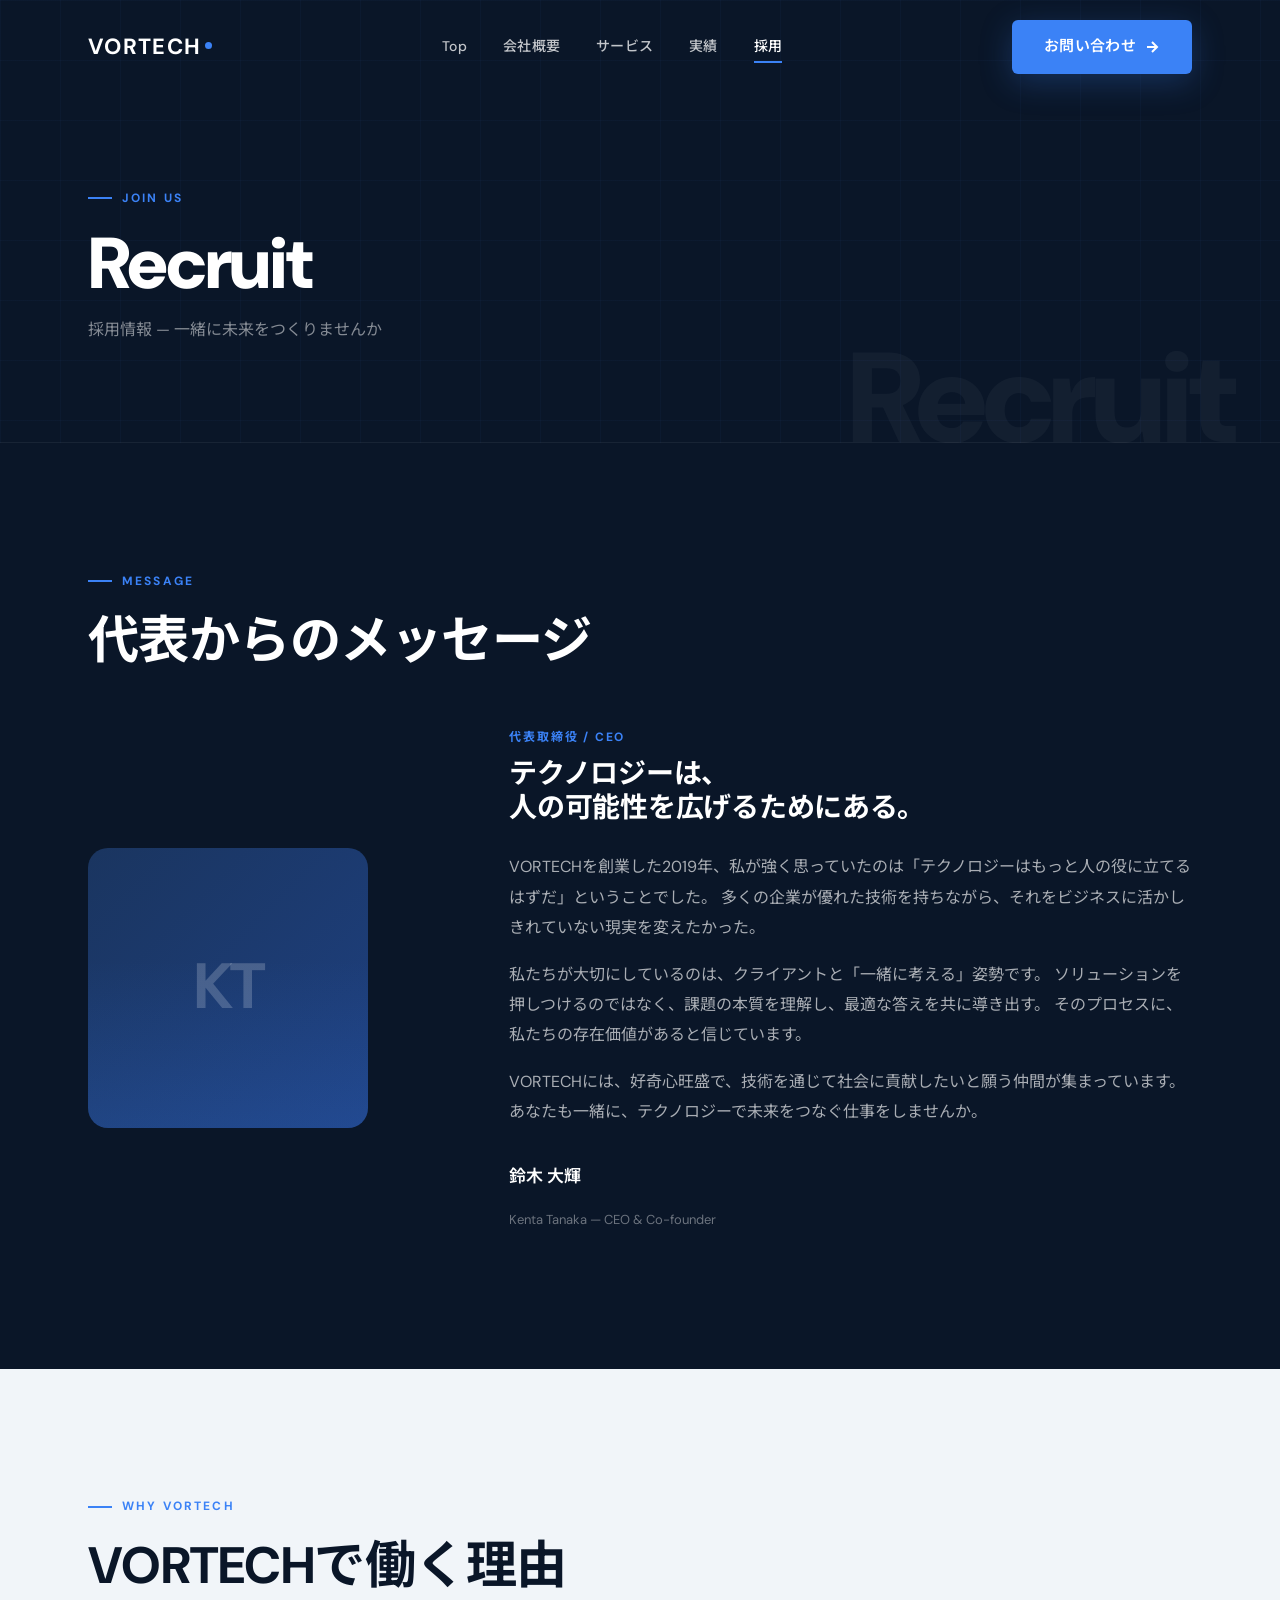
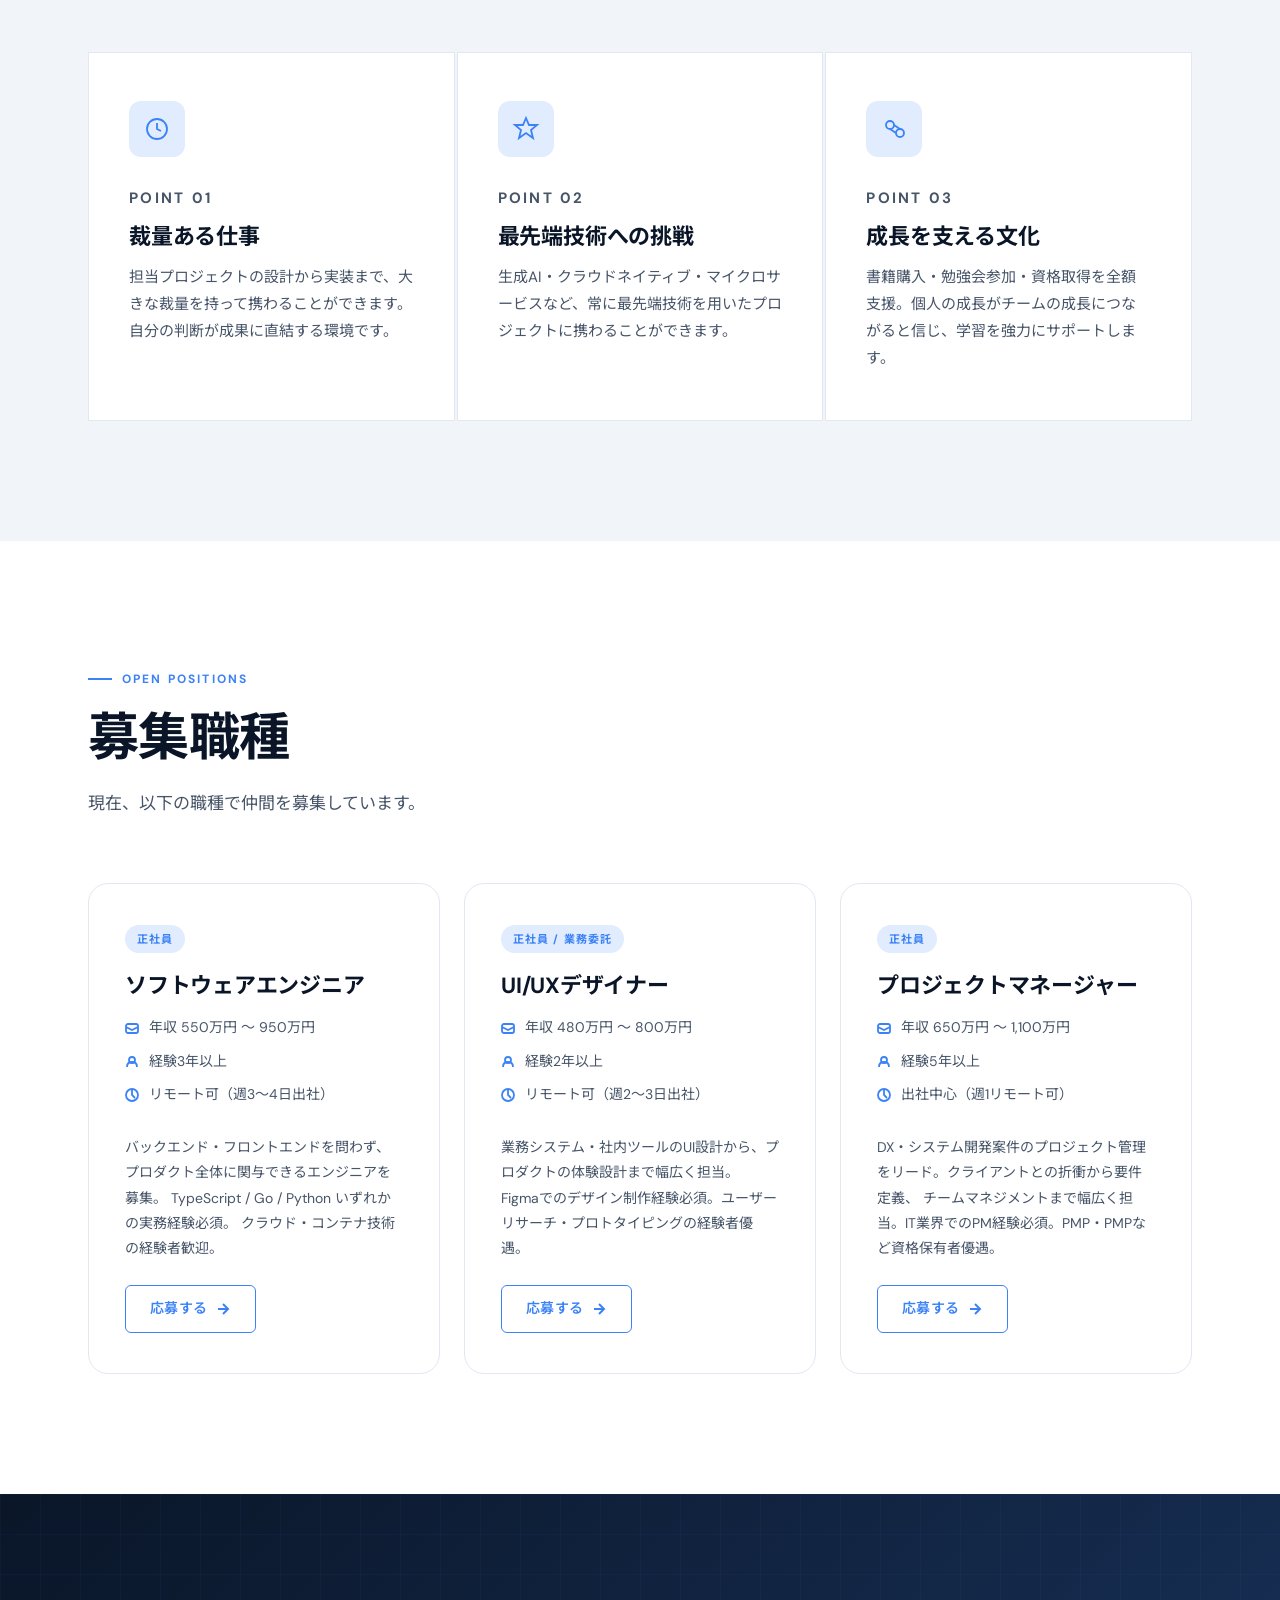
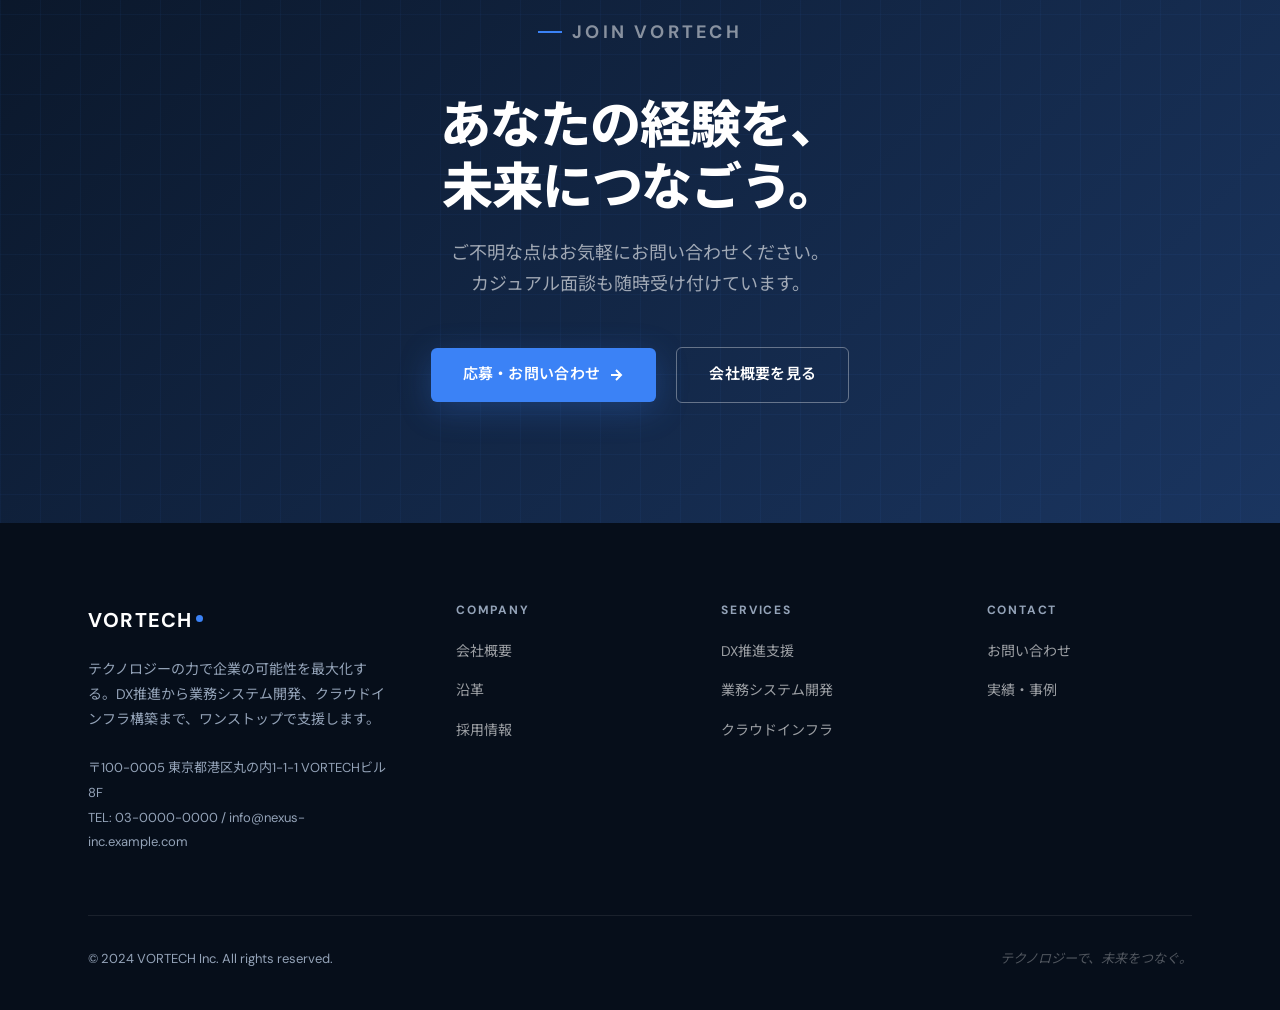
<file: samples/premium/recruit.html>
<!DOCTYPE html>
<html lang="ja">
<head>
  <meta charset="UTF-8">
  <meta name="viewport" content="width=device-width, initial-scale=1.0">
  <title>採用情報 — VORTECH株式会社</title>
  <meta name="description" content="VORTECH株式会社の採用情報。エンジニア・デザイナー・PMを募集中。テクノロジーで未来をつなぐ仲間を探しています。">
  <link rel="stylesheet" href="style.css">
</head>
<body>

<!-- ── Header ── -->
<header class="header scrolled" id="header" role="banner">
  <div class="header__inner">
    <a href="index.html" class="header__logo" aria-label="VORTECH株式会社 トップページ">
      VORTECH<span class="header__logo-dot"></span>
    </a>
    <nav class="header__nav" aria-label="メインナビゲーション">
      <a href="index.html">Top</a>
      <a href="about.html">会社概要</a>
      <a href="service.html">サービス</a>
      <a href="works.html">実績</a>
      <a href="recruit.html" class="active">採用</a>
    </nav>
    <div class="header__cta">
      <a href="contact.html" class="btn btn--primary">
        お問い合わせ
        <svg viewBox="0 0 16 16" fill="none" stroke="currentColor" stroke-width="2"><path d="M3 8h10M8 3l5 5-5 5"/></svg>
      </a>
      <button class="hamburger" id="hamburger" aria-label="メニューを開く" aria-expanded="false">
        <span></span><span></span><span></span>
      </button>
    </div>
  </div>
</header>

<div class="mobile-menu" id="mobileMenu" role="dialog" aria-label="ナビゲーションメニュー">
  <a href="index.html">Top</a>
  <a href="about.html">会社概要</a>
  <a href="service.html">サービス</a>
  <a href="works.html">実績</a>
  <a href="recruit.html">採用</a>
  <a href="contact.html">お問い合わせ</a>
</div>

<!-- ── Page Hero ── -->
<section class="page-hero" aria-label="採用情報">
  <div class="page-hero__bg" aria-hidden="true"></div>
  <div class="page-hero__label" aria-hidden="true">Recruit</div>
  <div class="container">
    <div class="page-hero__content">
      <p class="section-label">Join Us</p>
      <h1 class="page-hero__en">Recruit</h1>
      <p class="page-hero__jp">採用情報 — 一緒に未来をつくりませんか</p>
    </div>
  </div>
</section>

<!-- ── Message from CEO ── -->
<section class="message-section" aria-labelledby="message-heading">
  <div class="container">
    <p class="section-label">Message</p>
    <h2 class="section-title" id="message-heading" style="color:var(--white);">代表からのメッセージ</h2>

    <div class="message-card fade-in" style="margin-top:56px;">
      <div class="message-avatar" aria-hidden="true">
        <div class="message-avatar__initials">KT</div>
      </div>
      <div class="message-content">
        <p class="role">代表取締役 / CEO</p>
        <h2>テクノロジーは、<br>人の可能性を広げるためにある。</h2>

        <p>
          VORTECHを創業した2019年、私が強く思っていたのは「テクノロジーはもっと人の役に立てるはずだ」ということでした。
          多くの企業が優れた技術を持ちながら、それをビジネスに活かしきれていない現実を変えたかった。
        </p>
        <p>
          私たちが大切にしているのは、クライアントと「一緒に考える」姿勢です。
          ソリューションを押しつけるのではなく、課題の本質を理解し、最適な答えを共に導き出す。
          そのプロセスに、私たちの存在価値があると信じています。
        </p>
        <p>
          VORTECHには、好奇心旺盛で、技術を通じて社会に貢献したいと願う仲間が集まっています。
          あなたも一緒に、テクノロジーで未来をつなぐ仕事をしませんか。
        </p>

        <p class="name">鈴木 大輝</p>
        <p class="name-en">Kenta Tanaka — CEO & Co-founder</p>
      </div>
    </div>
  </div>
</section>

<!-- ── Why VORTECH ── -->
<section class="section section--gray" aria-labelledby="why-heading">
  <div class="container">
    <p class="section-label">Why VORTECH</p>
    <h2 class="section-title" id="why-heading">VORTECHで働く理由</h2>

    <div class="services-grid" style="margin-top:56px;">
      <div class="service-card fade-in">
        <div class="service-card__icon" aria-hidden="true">
          <svg viewBox="0 0 28 28" fill="none" stroke="currentColor" stroke-width="1.8">
            <circle cx="14" cy="14" r="10"/>
            <polyline points="14,8 14,14 18,16"/>
          </svg>
        </div>
        <p class="service-card__num">Point 01</p>
        <h3>裁量ある仕事</h3>
        <p>担当プロジェクトの設計から実装まで、大きな裁量を持って携わることができます。自分の判断が成果に直結する環境です。</p>
      </div>

      <div class="service-card fade-in fade-in-delay-1">
        <div class="service-card__icon" aria-hidden="true">
          <svg viewBox="0 0 28 28" fill="none" stroke="currentColor" stroke-width="1.8">
            <path d="M14 3 L17 10 L25 10 L19 15 L21 23 L14 18 L7 23 L9 15 L3 10 L11 10 Z"/>
          </svg>
        </div>
        <p class="service-card__num">Point 02</p>
        <h3>最先端技術への挑戦</h3>
        <p>生成AI・クラウドネイティブ・マイクロサービスなど、常に最先端技術を用いたプロジェクトに携わることができます。</p>
      </div>

      <div class="service-card fade-in fade-in-delay-2">
        <div class="service-card__icon" aria-hidden="true">
          <svg viewBox="0 0 28 28" fill="none" stroke="currentColor" stroke-width="1.8">
            <circle cx="10" cy="10" r="4"/>
            <circle cx="20" cy="18" r="4"/>
            <line x1="14" y1="10" x2="20" y2="14"/>
            <line x1="10" y1="14" x2="16" y2="18"/>
          </svg>
        </div>
        <p class="service-card__num">Point 03</p>
        <h3>成長を支える文化</h3>
        <p>書籍購入・勉強会参加・資格取得を全額支援。個人の成長がチームの成長につながると信じ、学習を強力にサポートします。</p>
      </div>
    </div>
  </div>
</section>

<!-- ── Job Openings ── -->
<section class="section" aria-labelledby="jobs-heading">
  <div class="container">
    <p class="section-label">Open Positions</p>
    <h2 class="section-title" id="jobs-heading">募集職種</h2>
    <p class="section-sub">現在、以下の職種で仲間を募集しています。</p>

    <div class="jobs-grid">

      <!-- Engineer -->
      <article class="job-card fade-in" aria-label="ソフトウェアエンジニア求人">
        <span class="job-card__type">正社員</span>
        <h3>ソフトウェアエンジニア</h3>
        <div class="job-card__meta">
          <div class="job-meta-row">
            <svg viewBox="0 0 14 14" fill="none" stroke="currentColor" stroke-width="1.8" aria-hidden="true">
              <rect x="1" y="3" width="12" height="9" rx="2"/>
              <polyline points="1,6 7,9 13,6"/>
            </svg>
            <span>年収 550万円 〜 950万円</span>
          </div>
          <div class="job-meta-row">
            <svg viewBox="0 0 14 14" fill="none" stroke="currentColor" stroke-width="1.8" aria-hidden="true">
              <circle cx="7" cy="6" r="3"/>
              <path d="M2 13c0-3 2-5 5-5s5 2 5 5"/>
            </svg>
            <span>経験3年以上</span>
          </div>
          <div class="job-meta-row">
            <svg viewBox="0 0 14 14" fill="none" stroke="currentColor" stroke-width="1.8" aria-hidden="true">
              <path d="M7 1L7 7 10 10"/>
              <circle cx="7" cy="7" r="6"/>
            </svg>
            <span>リモート可（週3〜4日出社）</span>
          </div>
        </div>
        <p>
          バックエンド・フロントエンドを問わず、プロダクト全体に関与できるエンジニアを募集。
          TypeScript / Go / Python いずれかの実務経験必須。
          クラウド・コンテナ技術の経験者歓迎。
        </p>
        <div style="margin-top:24px;">
          <a href="contact.html" class="btn btn--outline-blue" style="font-size:14px; padding:11px 24px;">
            応募する
            <svg viewBox="0 0 16 16" fill="none" stroke="currentColor" stroke-width="2"><path d="M3 8h10M8 3l5 5-5 5"/></svg>
          </a>
        </div>
      </article>

      <!-- Designer -->
      <article class="job-card fade-in fade-in-delay-1" aria-label="UIUXデザイナー求人">
        <span class="job-card__type">正社員 / 業務委託</span>
        <h3>UI/UXデザイナー</h3>
        <div class="job-card__meta">
          <div class="job-meta-row">
            <svg viewBox="0 0 14 14" fill="none" stroke="currentColor" stroke-width="1.8" aria-hidden="true">
              <rect x="1" y="3" width="12" height="9" rx="2"/>
              <polyline points="1,6 7,9 13,6"/>
            </svg>
            <span>年収 480万円 〜 800万円</span>
          </div>
          <div class="job-meta-row">
            <svg viewBox="0 0 14 14" fill="none" stroke="currentColor" stroke-width="1.8" aria-hidden="true">
              <circle cx="7" cy="6" r="3"/>
              <path d="M2 13c0-3 2-5 5-5s5 2 5 5"/>
            </svg>
            <span>経験2年以上</span>
          </div>
          <div class="job-meta-row">
            <svg viewBox="0 0 14 14" fill="none" stroke="currentColor" stroke-width="1.8" aria-hidden="true">
              <path d="M7 1L7 7 10 10"/>
              <circle cx="7" cy="7" r="6"/>
            </svg>
            <span>リモート可（週2〜3日出社）</span>
          </div>
        </div>
        <p>
          業務システム・社内ツールのUI設計から、プロダクトの体験設計まで幅広く担当。
          Figmaでのデザイン制作経験必須。ユーザーリサーチ・プロトタイピングの経験者優遇。
        </p>
        <div style="margin-top:24px;">
          <a href="contact.html" class="btn btn--outline-blue" style="font-size:14px; padding:11px 24px;">
            応募する
            <svg viewBox="0 0 16 16" fill="none" stroke="currentColor" stroke-width="2"><path d="M3 8h10M8 3l5 5-5 5"/></svg>
          </a>
        </div>
      </article>

      <!-- PM -->
      <article class="job-card fade-in fade-in-delay-2" aria-label="プロジェクトマネージャー求人">
        <span class="job-card__type">正社員</span>
        <h3>プロジェクトマネージャー</h3>
        <div class="job-card__meta">
          <div class="job-meta-row">
            <svg viewBox="0 0 14 14" fill="none" stroke="currentColor" stroke-width="1.8" aria-hidden="true">
              <rect x="1" y="3" width="12" height="9" rx="2"/>
              <polyline points="1,6 7,9 13,6"/>
            </svg>
            <span>年収 650万円 〜 1,100万円</span>
          </div>
          <div class="job-meta-row">
            <svg viewBox="0 0 14 14" fill="none" stroke="currentColor" stroke-width="1.8" aria-hidden="true">
              <circle cx="7" cy="6" r="3"/>
              <path d="M2 13c0-3 2-5 5-5s5 2 5 5"/>
            </svg>
            <span>経験5年以上</span>
          </div>
          <div class="job-meta-row">
            <svg viewBox="0 0 14 14" fill="none" stroke="currentColor" stroke-width="1.8" aria-hidden="true">
              <path d="M7 1L7 7 10 10"/>
              <circle cx="7" cy="7" r="6"/>
            </svg>
            <span>出社中心（週1リモート可）</span>
          </div>
        </div>
        <p>
          DX・システム開発案件のプロジェクト管理をリード。クライアントとの折衝から要件定義、
          チームマネジメントまで幅広く担当。IT業界でのPM経験必須。PMP・PMPなど資格保有者優遇。
        </p>
        <div style="margin-top:24px;">
          <a href="contact.html" class="btn btn--outline-blue" style="font-size:14px; padding:11px 24px;">
            応募する
            <svg viewBox="0 0 16 16" fill="none" stroke="currentColor" stroke-width="2"><path d="M3 8h10M8 3l5 5-5 5"/></svg>
          </a>
        </div>
      </article>

    </div>
  </div>
</section>

<!-- ── CTA ── -->
<section class="cta-section" aria-label="応募・お問い合わせ">
  <div class="container">
    <div class="cta-section__inner fade-in">
      <p class="section-label" style="justify-content:center; color:rgba(255,255,255,.5);">Join VORTECH</p>
      <h2>あなたの経験を、<br>未来につなごう。</h2>
      <p>ご不明な点はお気軽にお問い合わせください。<br>カジュアル面談も随時受け付けています。</p>
      <div class="cta-actions">
        <a href="contact.html" class="btn btn--primary">
          応募・お問い合わせ
          <svg viewBox="0 0 16 16" fill="none" stroke="currentColor" stroke-width="2"><path d="M3 8h10M8 3l5 5-5 5"/></svg>
        </a>
        <a href="about.html" class="btn btn--outline">会社概要を見る</a>
      </div>
    </div>
  </div>
</section>

<!-- ── Footer ── -->
<footer class="footer" role="contentinfo">
  <div class="container">
    <div class="footer__inner">
      <div class="footer__brand">
        <div class="footer__logo">VORTECH<span class="header__logo-dot"></span></div>
        <p class="footer__desc">テクノロジーの力で企業の可能性を最大化する。DX推進から業務システム開発、クラウドインフラ構築まで、ワンストップで支援します。</p>
        <address class="footer__address">
          〒100-0005 東京都港区丸の内1-1-1 VORTECHビル8F<br>
          TEL: 03-0000-0000 / info@nexus-inc.example.com
        </address>
      </div>
      <div class="footer__col">
        <h4>Company</h4>
        <ul>
          <li><a href="about.html">会社概要</a></li>
          <li><a href="about.html#history">沿革</a></li>
          <li><a href="recruit.html">採用情報</a></li>
        </ul>
      </div>
      <div class="footer__col">
        <h4>Services</h4>
        <ul>
          <li><a href="service.html">DX推進支援</a></li>
          <li><a href="service.html">業務システム開発</a></li>
          <li><a href="service.html">クラウドインフラ</a></li>
        </ul>
      </div>
      <div class="footer__col">
        <h4>Contact</h4>
        <ul>
          <li><a href="contact.html">お問い合わせ</a></li>
          <li><a href="works.html">実績・事例</a></li>
        </ul>
      </div>
    </div>
    <div class="footer__bottom">
      <p class="footer__copy">&copy; 2024 VORTECH Inc. All rights reserved.</p>
      <p class="footer__tagline">テクノロジーで、未来をつなぐ。</p>
    </div>
  </div>
</footer>

<script>
const header = document.getElementById('header');
window.addEventListener('scroll', () => {
  header.classList.toggle('scrolled', window.scrollY > 0);
}, { passive: true });

const hamburger = document.getElementById('hamburger');
const mobileMenu = document.getElementById('mobileMenu');
hamburger.addEventListener('click', () => {
  const isOpen = hamburger.classList.toggle('open');
  mobileMenu.classList.toggle('open', isOpen);
  hamburger.setAttribute('aria-expanded', String(isOpen));
  document.body.style.overflow = isOpen ? 'hidden' : '';
});
mobileMenu.querySelectorAll('a').forEach(a => {
  a.addEventListener('click', () => {
    hamburger.classList.remove('open');
    mobileMenu.classList.remove('open');
    hamburger.setAttribute('aria-expanded', 'false');
    document.body.style.overflow = '';
  });
});

const observer = new IntersectionObserver((entries) => {
  entries.forEach(entry => {
    if (entry.isIntersecting) {
      entry.target.classList.add('visible');
      observer.unobserve(entry.target);
    }
  });
}, { threshold: 0.12, rootMargin: '0px 0px -40px 0px' });
document.querySelectorAll('.fade-in').forEach(el => observer.observe(el));
</script>
</body>
</html>
</file>
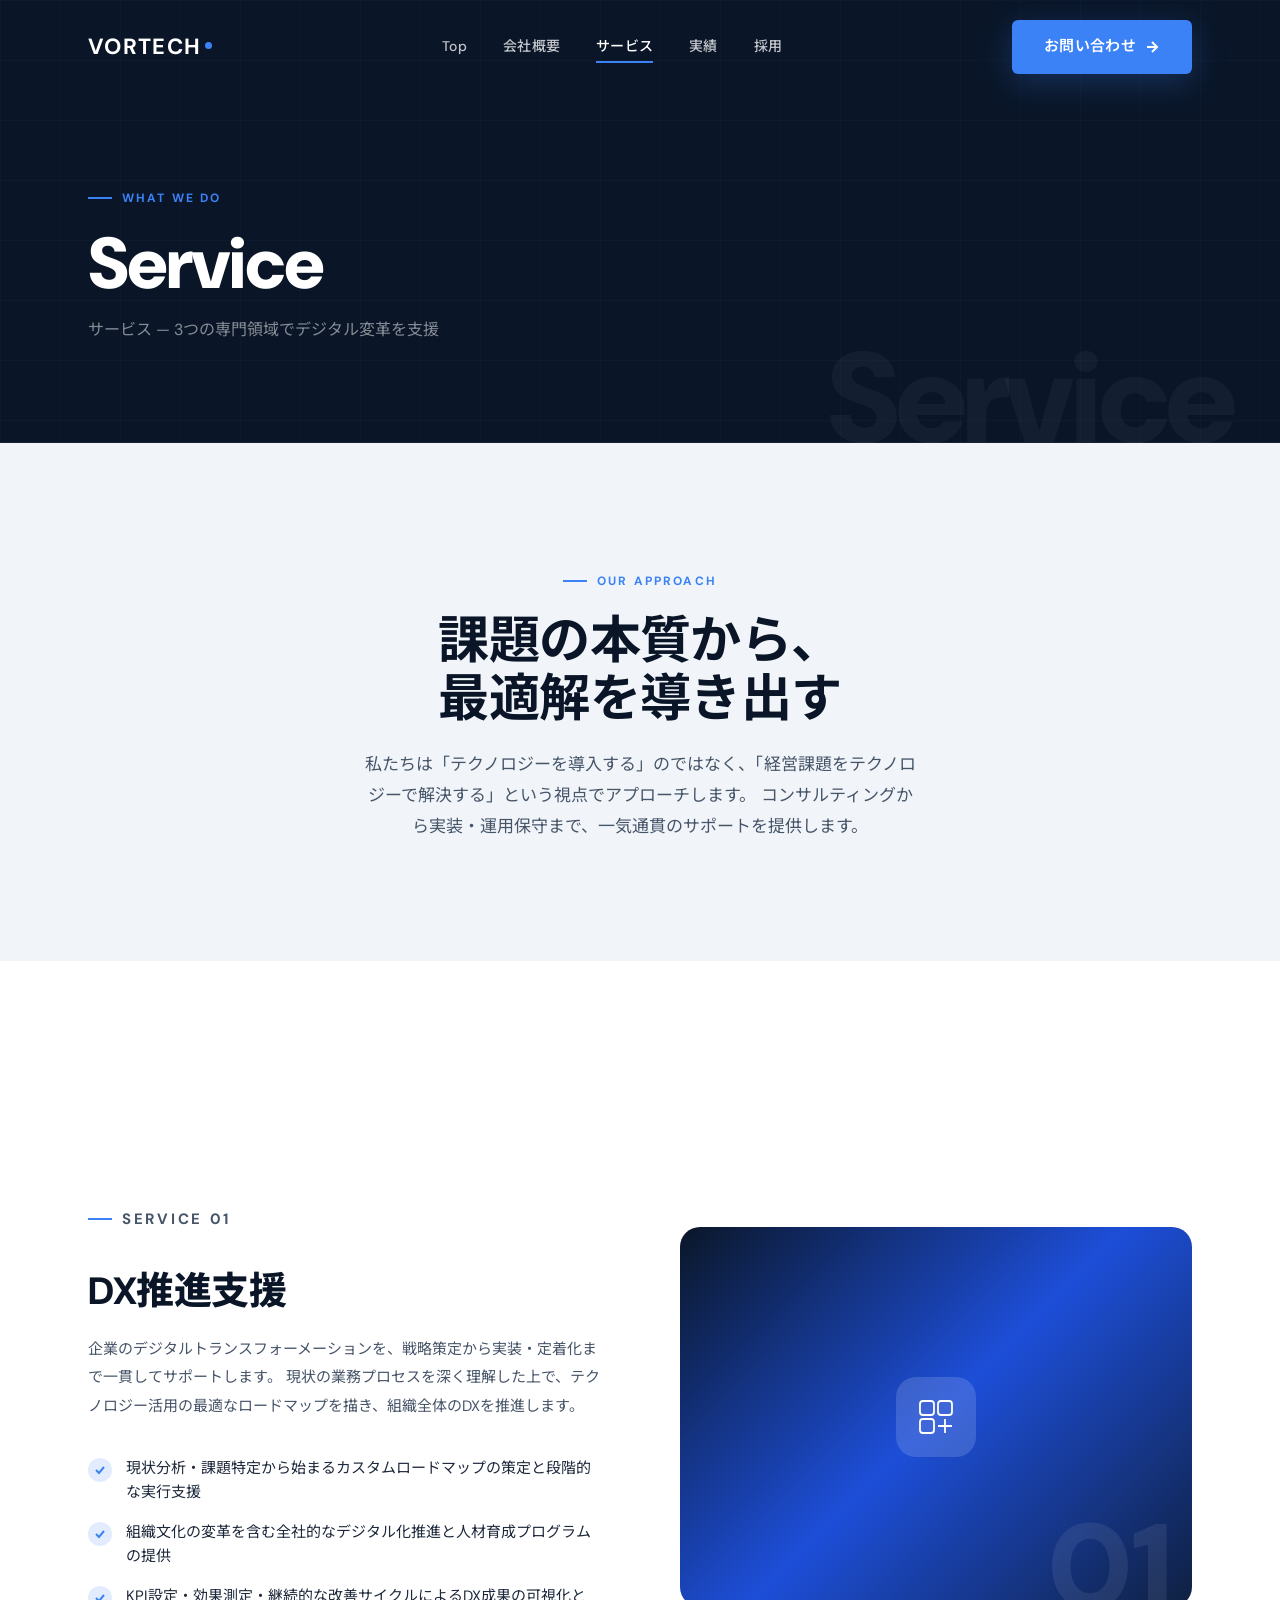
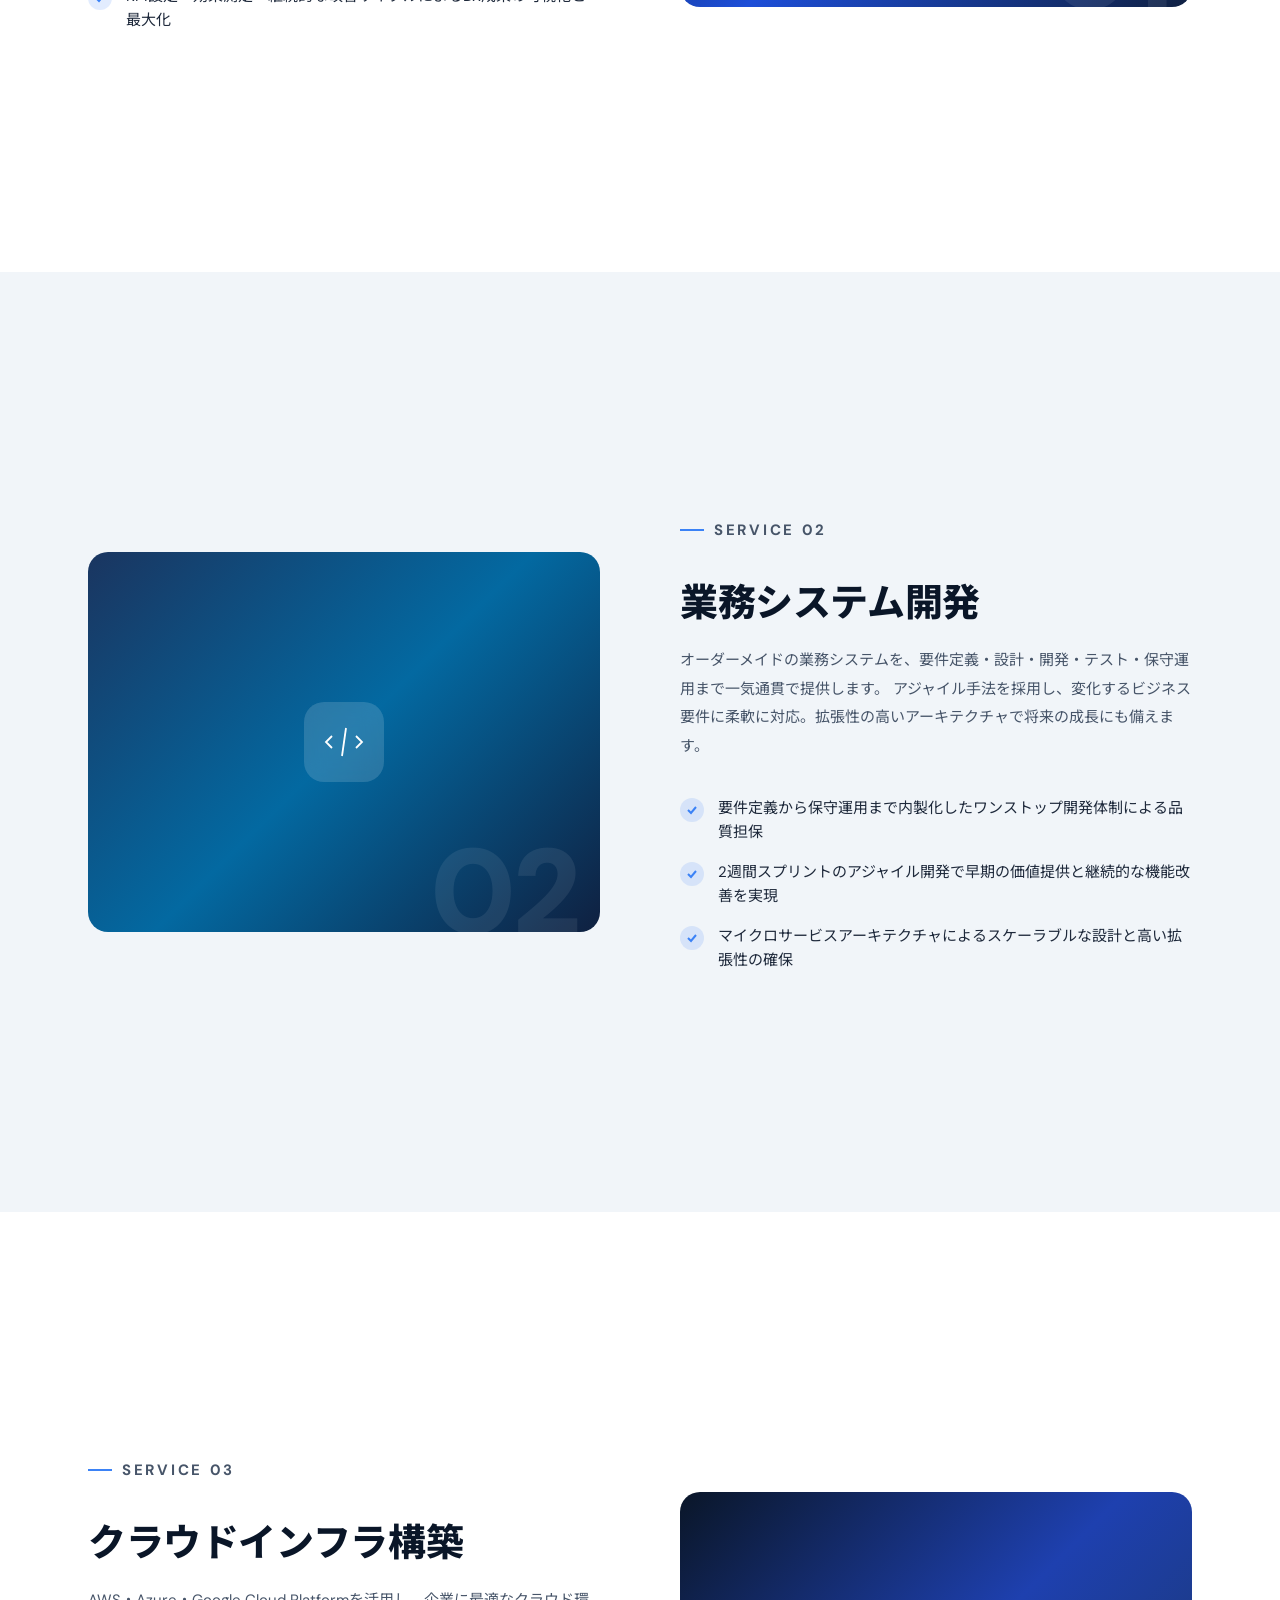
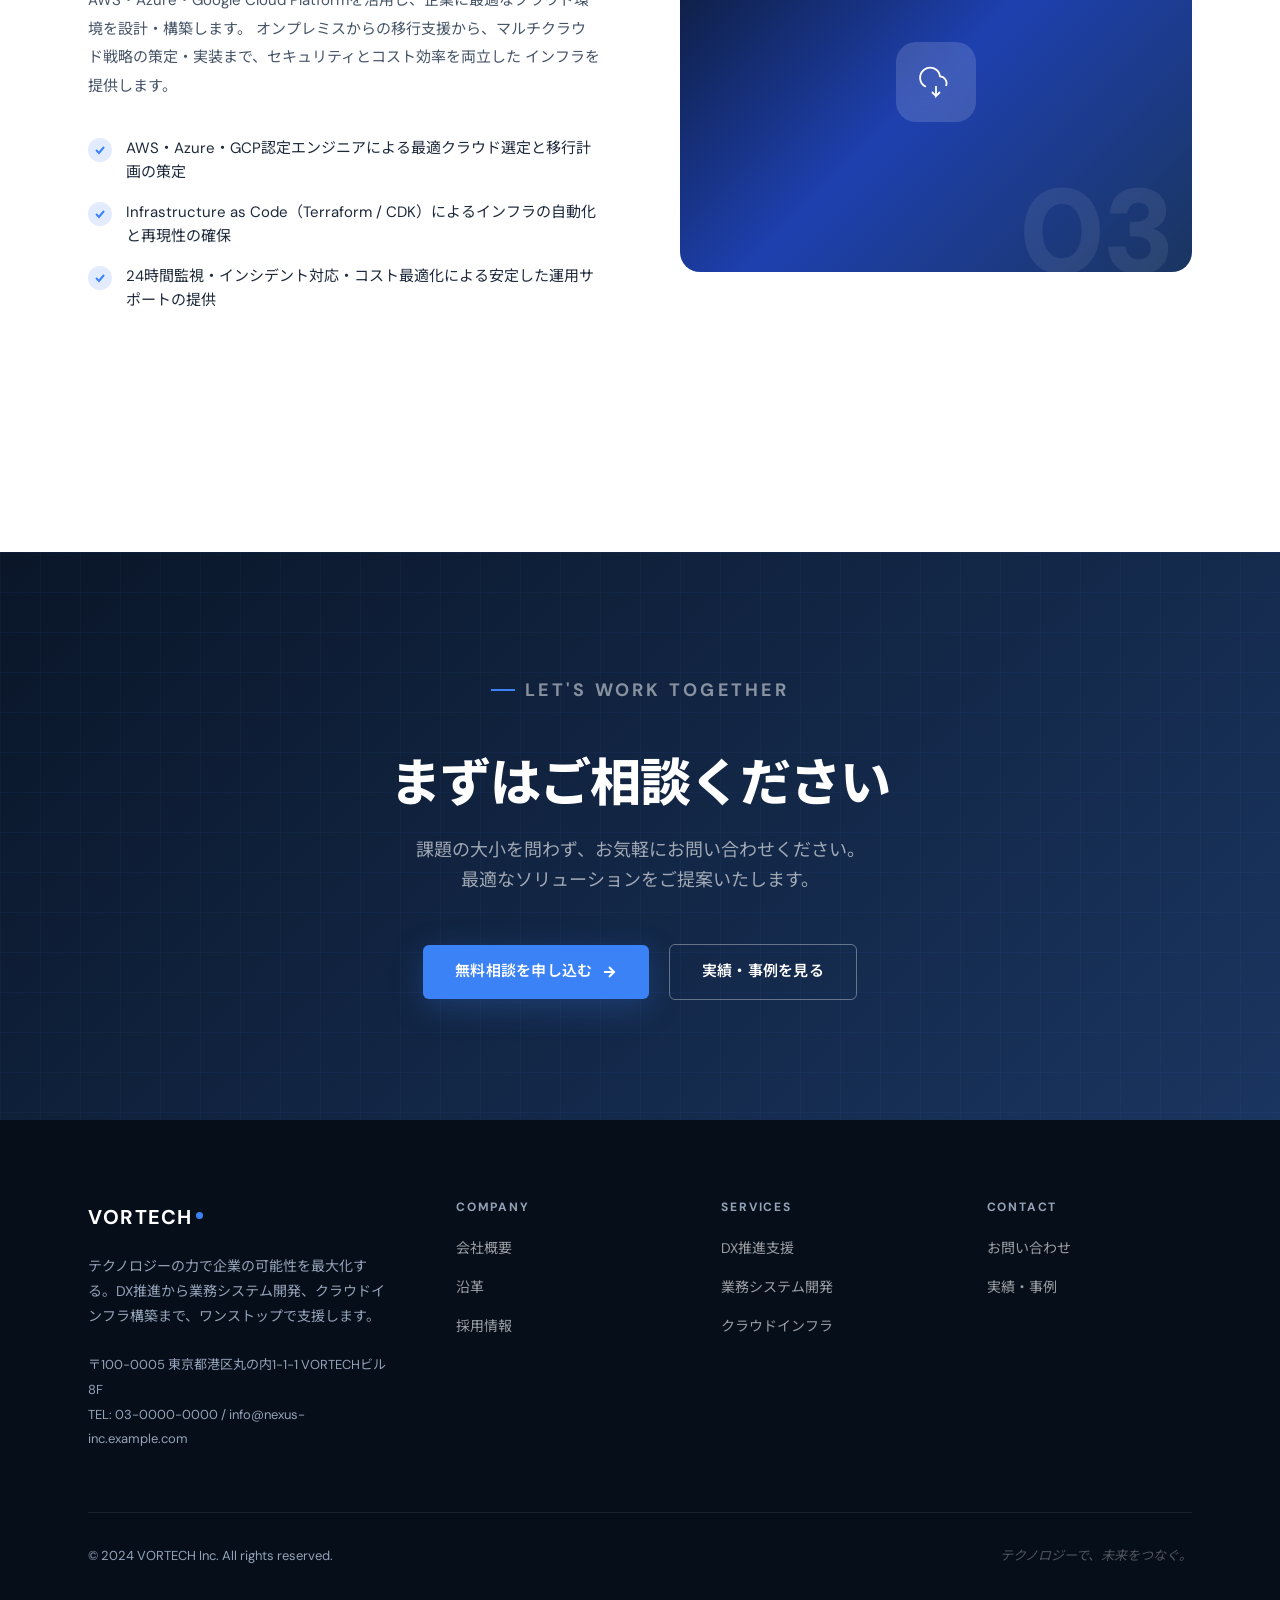
<file: samples/premium/service.html>
<!DOCTYPE html>
<html lang="ja">
<head>
  <meta charset="UTF-8">
  <meta name="viewport" content="width=device-width, initial-scale=1.0">
  <title>サービス — VORTECH株式会社</title>
  <meta name="description" content="VORTECHのサービス。DX推進支援・業務システム開発・クラウドインフラ構築の3領域で企業のデジタル変革を支援します。">
  <link rel="stylesheet" href="style.css">
</head>
<body>

<!-- ── Header ── -->
<header class="header scrolled" id="header" role="banner">
  <div class="header__inner">
    <a href="index.html" class="header__logo" aria-label="VORTECH株式会社 トップページ">
      VORTECH<span class="header__logo-dot"></span>
    </a>
    <nav class="header__nav" aria-label="メインナビゲーション">
      <a href="index.html">Top</a>
      <a href="about.html">会社概要</a>
      <a href="service.html" class="active">サービス</a>
      <a href="works.html">実績</a>
      <a href="recruit.html">採用</a>
    </nav>
    <div class="header__cta">
      <a href="contact.html" class="btn btn--primary">
        お問い合わせ
        <svg viewBox="0 0 16 16" fill="none" stroke="currentColor" stroke-width="2"><path d="M3 8h10M8 3l5 5-5 5"/></svg>
      </a>
      <button class="hamburger" id="hamburger" aria-label="メニューを開く" aria-expanded="false">
        <span></span><span></span><span></span>
      </button>
    </div>
  </div>
</header>

<div class="mobile-menu" id="mobileMenu" role="dialog" aria-label="ナビゲーションメニュー">
  <a href="index.html">Top</a>
  <a href="about.html">会社概要</a>
  <a href="service.html">サービス</a>
  <a href="works.html">実績</a>
  <a href="recruit.html">採用</a>
  <a href="contact.html">お問い合わせ</a>
</div>

<!-- ── Page Hero ── -->
<section class="page-hero" aria-label="サービス">
  <div class="page-hero__bg" aria-hidden="true"></div>
  <div class="page-hero__label" aria-hidden="true">Service</div>
  <div class="container">
    <div class="page-hero__content">
      <p class="section-label">What We Do</p>
      <h1 class="page-hero__en">Service</h1>
      <p class="page-hero__jp">サービス — 3つの専門領域でデジタル変革を支援</p>
    </div>
  </div>
</section>

<!-- ── Service Intro ── -->
<section class="section section--gray" aria-label="サービス概要">
  <div class="container" style="text-align:center; max-width:720px;">
    <p class="section-label" style="justify-content:center;">Our Approach</p>
    <h2 class="section-title" style="text-align:center;">課題の本質から、<br>最適解を導き出す</h2>
    <p class="section-sub fade-in" style="margin:0 auto; text-align:center;">
      私たちは「テクノロジーを導入する」のではなく、「経営課題をテクノロジーで解決する」という視点でアプローチします。
      コンサルティングから実装・運用保守まで、一気通貫のサポートを提供します。
    </p>
  </div>
</section>

<!-- ── Service 01: DX ── -->
<section class="section" aria-labelledby="service-dx-heading">
  <div class="container">
    <div class="service-block fade-in">
      <div class="service-block__content">
        <p class="section-label">Service 01</p>
        <h2 id="service-dx-heading">DX推進支援</h2>
        <p>
          企業のデジタルトランスフォーメーションを、戦略策定から実装・定着化まで一貫してサポートします。
          現状の業務プロセスを深く理解した上で、テクノロジー活用の最適なロードマップを描き、組織全体のDXを推進します。
        </p>
        <div class="feature-list">
          <div class="feature-item">
            <div class="feature-item__icon" aria-hidden="true">
              <svg viewBox="0 0 12 12" fill="none" stroke="currentColor" stroke-width="2"><polyline points="2,6 5,9 10,3"/></svg>
            </div>
            <p>現状分析・課題特定から始まるカスタムロードマップの策定と段階的な実行支援</p>
          </div>
          <div class="feature-item">
            <div class="feature-item__icon" aria-hidden="true">
              <svg viewBox="0 0 12 12" fill="none" stroke="currentColor" stroke-width="2"><polyline points="2,6 5,9 10,3"/></svg>
            </div>
            <p>組織文化の変革を含む全社的なデジタル化推進と人材育成プログラムの提供</p>
          </div>
          <div class="feature-item">
            <div class="feature-item__icon" aria-hidden="true">
              <svg viewBox="0 0 12 12" fill="none" stroke="currentColor" stroke-width="2"><polyline points="2,6 5,9 10,3"/></svg>
            </div>
            <p>KPI設定・効果測定・継続的な改善サイクルによるDX成果の可視化と最大化</p>
          </div>
        </div>
      </div>
      <div class="service-block__visual" style="background: linear-gradient(135deg, #0a1628 0%, #1d4ed8 50%, #0f2040 100%);" aria-hidden="true">
        <div class="service-block__num">01</div>
        <div class="service-block__icon-wrap">
          <svg viewBox="0 0 40 40" fill="none" stroke="currentColor" stroke-width="1.8">
            <rect x="4" y="4" width="14" height="14" rx="3"/>
            <rect x="22" y="4" width="14" height="14" rx="3"/>
            <rect x="4" y="22" width="14" height="14" rx="3"/>
            <path d="M22 29h14M29 22v14"/>
          </svg>
        </div>
      </div>
    </div>
  </div>
</section>

<!-- ── Service 02: System Dev ── -->
<section class="section section--gray" aria-labelledby="service-sys-heading">
  <div class="container">
    <div class="service-block service-block--reverse fade-in">
      <div class="service-block__content">
        <p class="section-label">Service 02</p>
        <h2 id="service-sys-heading">業務システム開発</h2>
        <p>
          オーダーメイドの業務システムを、要件定義・設計・開発・テスト・保守運用まで一気通貫で提供します。
          アジャイル手法を採用し、変化するビジネス要件に柔軟に対応。拡張性の高いアーキテクチャで将来の成長にも備えます。
        </p>
        <div class="feature-list">
          <div class="feature-item">
            <div class="feature-item__icon" aria-hidden="true">
              <svg viewBox="0 0 12 12" fill="none" stroke="currentColor" stroke-width="2"><polyline points="2,6 5,9 10,3"/></svg>
            </div>
            <p>要件定義から保守運用まで内製化したワンストップ開発体制による品質担保</p>
          </div>
          <div class="feature-item">
            <div class="feature-item__icon" aria-hidden="true">
              <svg viewBox="0 0 12 12" fill="none" stroke="currentColor" stroke-width="2"><polyline points="2,6 5,9 10,3"/></svg>
            </div>
            <p>2週間スプリントのアジャイル開発で早期の価値提供と継続的な機能改善を実現</p>
          </div>
          <div class="feature-item">
            <div class="feature-item__icon" aria-hidden="true">
              <svg viewBox="0 0 12 12" fill="none" stroke="currentColor" stroke-width="2"><polyline points="2,6 5,9 10,3"/></svg>
            </div>
            <p>マイクロサービスアーキテクチャによるスケーラブルな設計と高い拡張性の確保</p>
          </div>
        </div>
      </div>
      <div class="service-block__visual" style="background: linear-gradient(135deg, #1a3560 0%, #0369a1 50%, #0f2040 100%);" aria-hidden="true">
        <div class="service-block__num">02</div>
        <div class="service-block__icon-wrap">
          <svg viewBox="0 0 40 40" fill="none" stroke="currentColor" stroke-width="1.8">
            <polyline points="8,14 2,20 8,26"/>
            <polyline points="32,14 38,20 32,26"/>
            <line x1="22" y1="6" x2="18" y2="34"/>
          </svg>
        </div>
      </div>
    </div>
  </div>
</section>

<!-- ── Service 03: Cloud ── -->
<section class="section" aria-labelledby="service-cloud-heading">
  <div class="container">
    <div class="service-block fade-in">
      <div class="service-block__content">
        <p class="section-label">Service 03</p>
        <h2 id="service-cloud-heading">クラウドインフラ構築</h2>
        <p>
          AWS・Azure・Google Cloud Platformを活用し、企業に最適なクラウド環境を設計・構築します。
          オンプレミスからの移行支援から、マルチクラウド戦略の策定・実装まで、セキュリティとコスト効率を両立した
          インフラを提供します。
        </p>
        <div class="feature-list">
          <div class="feature-item">
            <div class="feature-item__icon" aria-hidden="true">
              <svg viewBox="0 0 12 12" fill="none" stroke="currentColor" stroke-width="2"><polyline points="2,6 5,9 10,3"/></svg>
            </div>
            <p>AWS・Azure・GCP認定エンジニアによる最適クラウド選定と移行計画の策定</p>
          </div>
          <div class="feature-item">
            <div class="feature-item__icon" aria-hidden="true">
              <svg viewBox="0 0 12 12" fill="none" stroke="currentColor" stroke-width="2"><polyline points="2,6 5,9 10,3"/></svg>
            </div>
            <p>Infrastructure as Code（Terraform / CDK）によるインフラの自動化と再現性の確保</p>
          </div>
          <div class="feature-item">
            <div class="feature-item__icon" aria-hidden="true">
              <svg viewBox="0 0 12 12" fill="none" stroke="currentColor" stroke-width="2"><polyline points="2,6 5,9 10,3"/></svg>
            </div>
            <p>24時間監視・インシデント対応・コスト最適化による安定した運用サポートの提供</p>
          </div>
        </div>
      </div>
      <div class="service-block__visual" style="background: linear-gradient(135deg, #0a1628 0%, #1e40af 50%, #1a3560 100%);" aria-hidden="true">
        <div class="service-block__num">03</div>
        <div class="service-block__icon-wrap">
          <svg viewBox="0 0 40 40" fill="none" stroke="currentColor" stroke-width="1.8">
            <path d="M30 24a7 7 0 0 0-6-9.7 10 10 0 1 0-14 10.5"/>
            <polyline points="20,24 20,34 24,30"/>
            <polyline points="20,34 16,30"/>
          </svg>
        </div>
      </div>
    </div>
  </div>
</section>

<!-- ── CTA ── -->
<section class="cta-section" aria-label="お問い合わせ">
  <div class="container">
    <div class="cta-section__inner fade-in">
      <p class="section-label" style="justify-content:center; color:rgba(255,255,255,.5);">Let's Work Together</p>
      <h2>まずはご相談ください</h2>
      <p>課題の大小を問わず、お気軽にお問い合わせください。<br>最適なソリューションをご提案いたします。</p>
      <div class="cta-actions">
        <a href="contact.html" class="btn btn--primary">
          無料相談を申し込む
          <svg viewBox="0 0 16 16" fill="none" stroke="currentColor" stroke-width="2"><path d="M3 8h10M8 3l5 5-5 5"/></svg>
        </a>
        <a href="works.html" class="btn btn--outline">実績・事例を見る</a>
      </div>
    </div>
  </div>
</section>

<!-- ── Footer ── -->
<footer class="footer" role="contentinfo">
  <div class="container">
    <div class="footer__inner">
      <div class="footer__brand">
        <div class="footer__logo">VORTECH<span class="header__logo-dot"></span></div>
        <p class="footer__desc">テクノロジーの力で企業の可能性を最大化する。DX推進から業務システム開発、クラウドインフラ構築まで、ワンストップで支援します。</p>
        <address class="footer__address">
          〒100-0005 東京都港区丸の内1-1-1 VORTECHビル8F<br>
          TEL: 03-0000-0000 / info@nexus-inc.example.com
        </address>
      </div>
      <div class="footer__col">
        <h4>Company</h4>
        <ul>
          <li><a href="about.html">会社概要</a></li>
          <li><a href="about.html#history">沿革</a></li>
          <li><a href="recruit.html">採用情報</a></li>
        </ul>
      </div>
      <div class="footer__col">
        <h4>Services</h4>
        <ul>
          <li><a href="service.html">DX推進支援</a></li>
          <li><a href="service.html">業務システム開発</a></li>
          <li><a href="service.html">クラウドインフラ</a></li>
        </ul>
      </div>
      <div class="footer__col">
        <h4>Contact</h4>
        <ul>
          <li><a href="contact.html">お問い合わせ</a></li>
          <li><a href="works.html">実績・事例</a></li>
        </ul>
      </div>
    </div>
    <div class="footer__bottom">
      <p class="footer__copy">&copy; 2024 VORTECH Inc. All rights reserved.</p>
      <p class="footer__tagline">テクノロジーで、未来をつなぐ。</p>
    </div>
  </div>
</footer>

<script>
const header = document.getElementById('header');
window.addEventListener('scroll', () => {
  header.classList.toggle('scrolled', window.scrollY > 0);
}, { passive: true });

const hamburger = document.getElementById('hamburger');
const mobileMenu = document.getElementById('mobileMenu');
hamburger.addEventListener('click', () => {
  const isOpen = hamburger.classList.toggle('open');
  mobileMenu.classList.toggle('open', isOpen);
  hamburger.setAttribute('aria-expanded', String(isOpen));
  document.body.style.overflow = isOpen ? 'hidden' : '';
});
mobileMenu.querySelectorAll('a').forEach(a => {
  a.addEventListener('click', () => {
    hamburger.classList.remove('open');
    mobileMenu.classList.remove('open');
    hamburger.setAttribute('aria-expanded', 'false');
    document.body.style.overflow = '';
  });
});

const observer = new IntersectionObserver((entries) => {
  entries.forEach(entry => {
    if (entry.isIntersecting) {
      entry.target.classList.add('visible');
      observer.unobserve(entry.target);
    }
  });
}, { threshold: 0.12, rootMargin: '0px 0px -40px 0px' });
document.querySelectorAll('.fade-in').forEach(el => observer.observe(el));
</script>
</body>
</html>
</file>
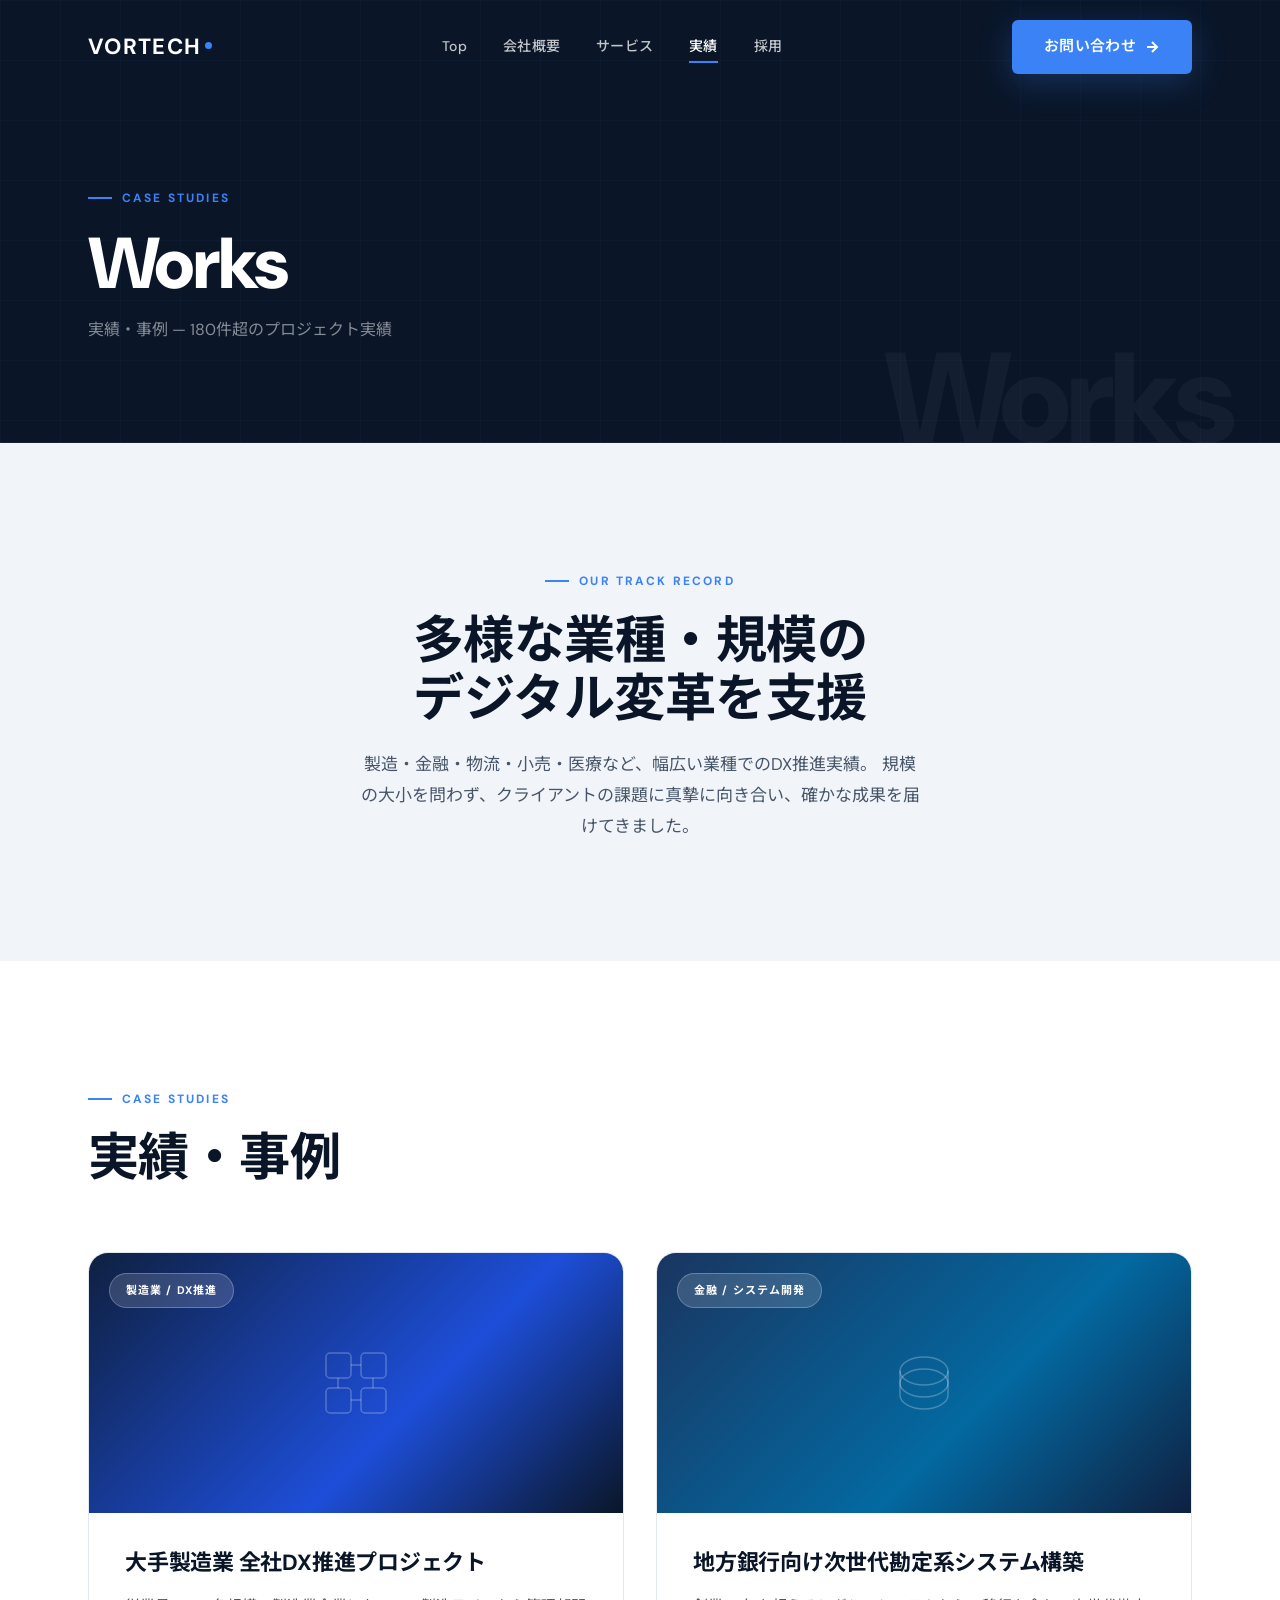
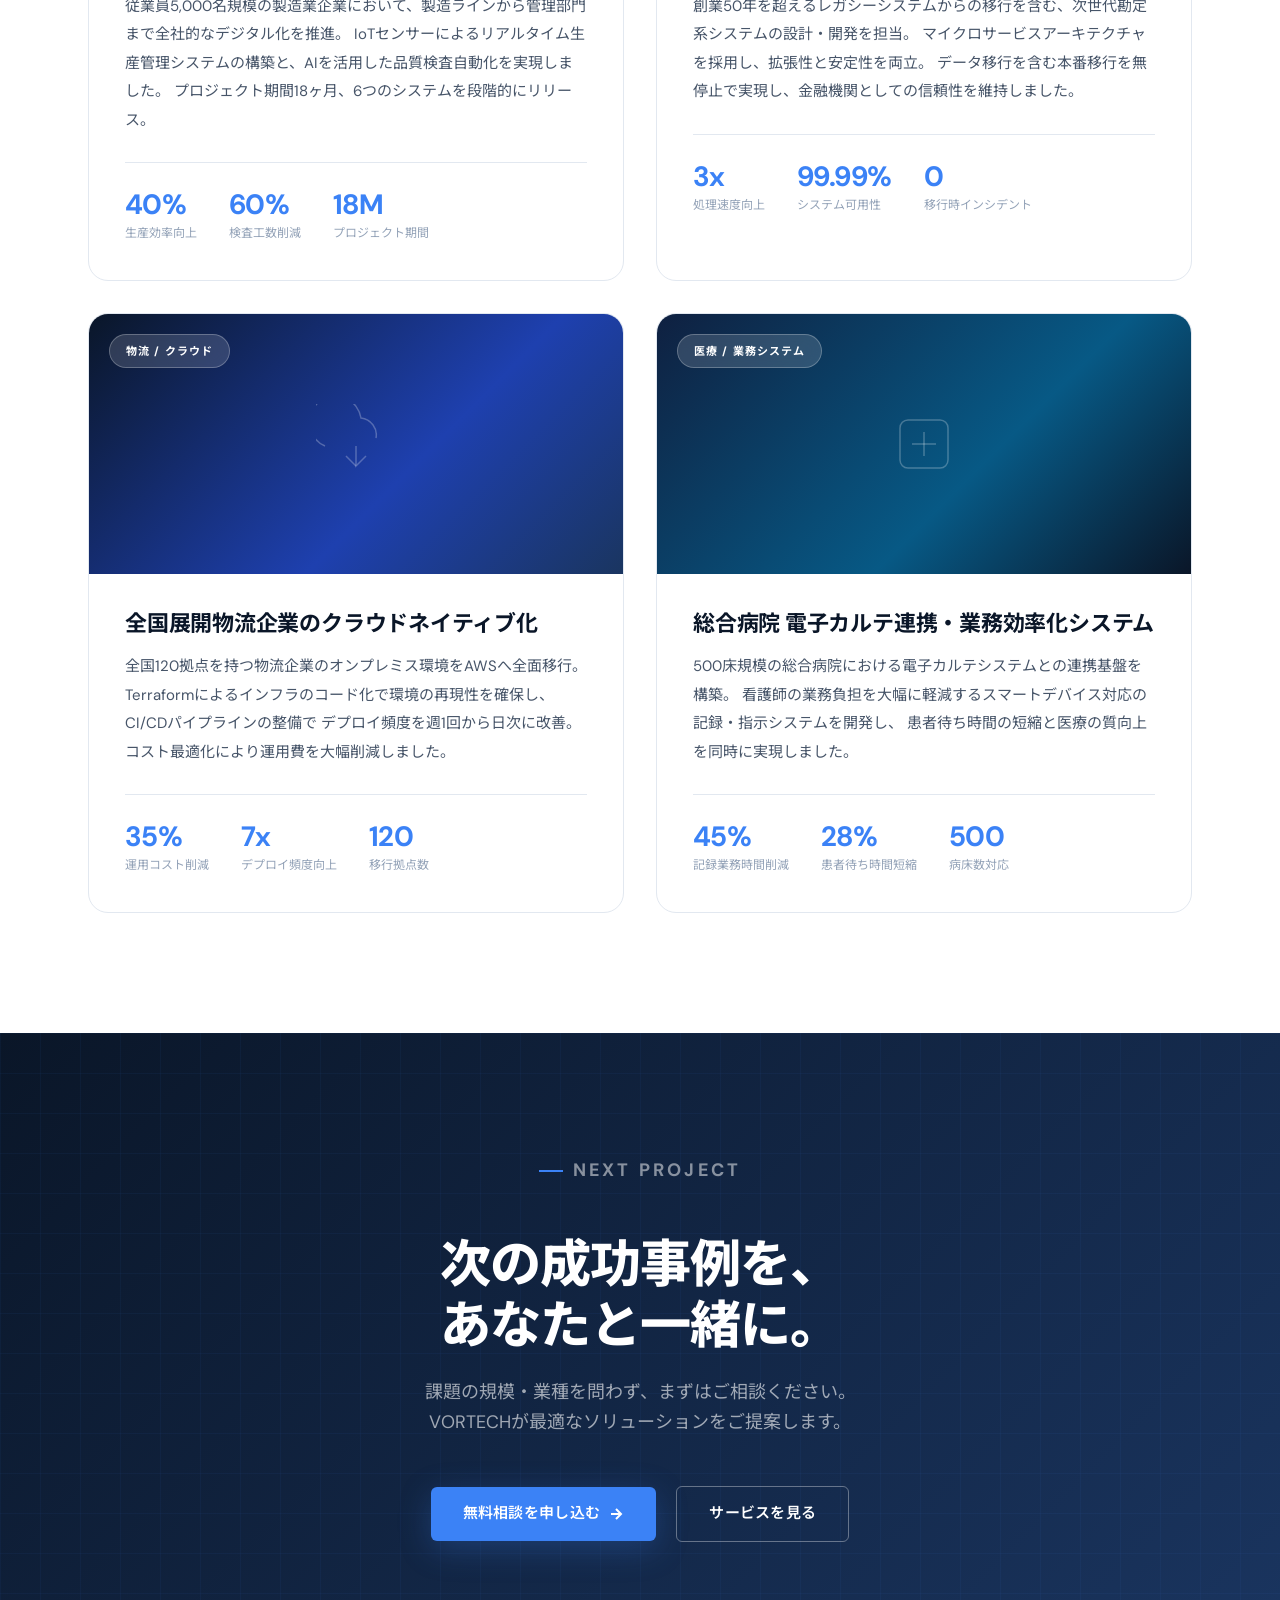
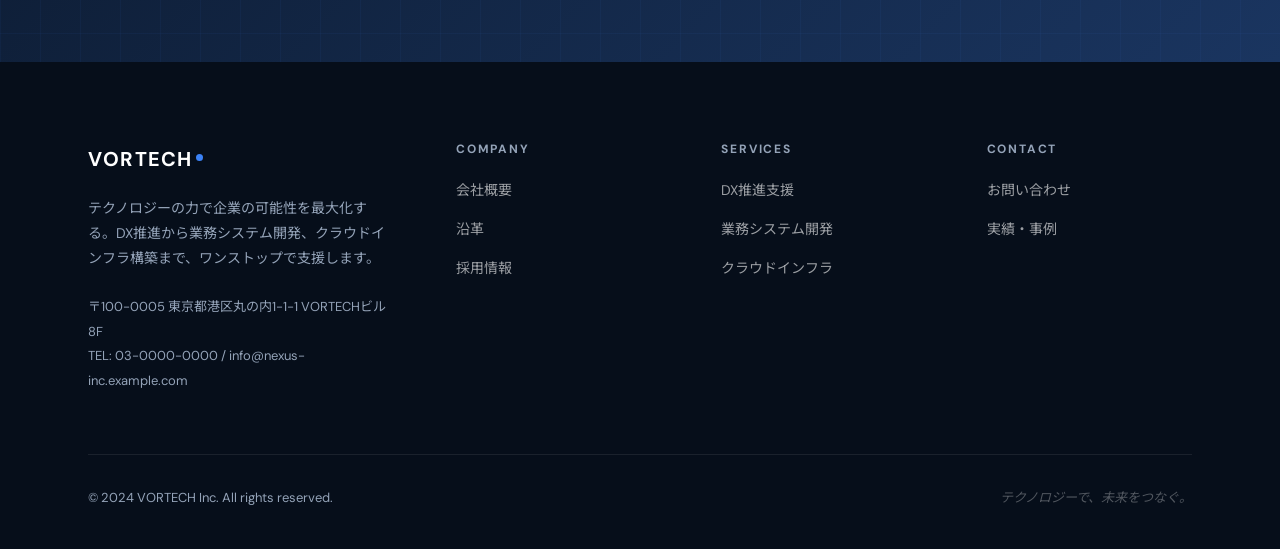
<file: samples/premium/works.html>
<!DOCTYPE html>
<html lang="ja">
<head>
  <meta charset="UTF-8">
  <meta name="viewport" content="width=device-width, initial-scale=1.0">
  <title>実績・事例 — VORTECH株式会社</title>
  <meta name="description" content="VORTECHの実績・事例。製造業DX・金融システム・物流クラウド化など、多様な業種のデジタル変革を支援してきました。">
  <link rel="stylesheet" href="style.css">
</head>
<body>

<!-- ── Header ── -->
<header class="header scrolled" id="header" role="banner">
  <div class="header__inner">
    <a href="index.html" class="header__logo" aria-label="VORTECH株式会社 トップページ">
      VORTECH<span class="header__logo-dot"></span>
    </a>
    <nav class="header__nav" aria-label="メインナビゲーション">
      <a href="index.html">Top</a>
      <a href="about.html">会社概要</a>
      <a href="service.html">サービス</a>
      <a href="works.html" class="active">実績</a>
      <a href="recruit.html">採用</a>
    </nav>
    <div class="header__cta">
      <a href="contact.html" class="btn btn--primary">
        お問い合わせ
        <svg viewBox="0 0 16 16" fill="none" stroke="currentColor" stroke-width="2"><path d="M3 8h10M8 3l5 5-5 5"/></svg>
      </a>
      <button class="hamburger" id="hamburger" aria-label="メニューを開く" aria-expanded="false">
        <span></span><span></span><span></span>
      </button>
    </div>
  </div>
</header>

<div class="mobile-menu" id="mobileMenu" role="dialog" aria-label="ナビゲーションメニュー">
  <a href="index.html">Top</a>
  <a href="about.html">会社概要</a>
  <a href="service.html">サービス</a>
  <a href="works.html">実績</a>
  <a href="recruit.html">採用</a>
  <a href="contact.html">お問い合わせ</a>
</div>

<!-- ── Page Hero ── -->
<section class="page-hero" aria-label="実績・事例">
  <div class="page-hero__bg" aria-hidden="true"></div>
  <div class="page-hero__label" aria-hidden="true">Works</div>
  <div class="container">
    <div class="page-hero__content">
      <p class="section-label">Case Studies</p>
      <h1 class="page-hero__en">Works</h1>
      <p class="page-hero__jp">実績・事例 — 180件超のプロジェクト実績</p>
    </div>
  </div>
</section>

<!-- ── Works Intro ── -->
<section class="section section--gray" aria-label="実績概要">
  <div class="container" style="text-align:center; max-width:720px;">
    <p class="section-label" style="justify-content:center;">Our Track Record</p>
    <h2 class="section-title" style="text-align:center;">多様な業種・規模の<br>デジタル変革を支援</h2>
    <p class="section-sub fade-in" style="margin:0 auto; text-align:center;">
      製造・金融・物流・小売・医療など、幅広い業種でのDX推進実績。
      規模の大小を問わず、クライアントの課題に真摯に向き合い、確かな成果を届けてきました。
    </p>
  </div>
</section>

<!-- ── Works List ── -->
<section class="section" aria-labelledby="works-list-heading">
  <div class="container">
    <p class="section-label">Case Studies</p>
    <h2 class="section-title" id="works-list-heading">実績・事例</h2>

    <div class="works-list">

      <!-- Case 01 -->
      <article class="work-item fade-in" aria-label="大手製造業DXプロジェクト">
        <div class="work-item__visual" style="background: linear-gradient(135deg, #0f2040 0%, #1d4ed8 60%, #0a1628 100%);">
          <div style="position:absolute;inset:0;display:flex;align-items:center;justify-content:center;" aria-hidden="true">
            <svg width="80" height="80" viewBox="0 0 80 80" fill="none" stroke="rgba(255,255,255,0.25)" stroke-width="1.5">
              <rect x="10" y="10" width="25" height="25" rx="4"/>
              <rect x="45" y="10" width="25" height="25" rx="4"/>
              <rect x="10" y="45" width="25" height="25" rx="4"/>
              <rect x="45" y="45" width="25" height="25" rx="4"/>
              <line x1="22" y1="35" x2="22" y2="45"/>
              <line x1="57" y1="35" x2="57" y2="45"/>
              <line x1="35" y1="22" x2="45" y2="22"/>
              <line x1="35" y1="57" x2="45" y2="57"/>
            </svg>
          </div>
          <span class="work-item__tag">製造業 / DX推進</span>
        </div>
        <div class="work-item__body">
          <h3>大手製造業 全社DX推進プロジェクト</h3>
          <p>
            従業員5,000名規模の製造業企業において、製造ラインから管理部門まで全社的なデジタル化を推進。
            IoTセンサーによるリアルタイム生産管理システムの構築と、AIを活用した品質検査自動化を実現しました。
            プロジェクト期間18ヶ月、6つのシステムを段階的にリリース。
          </p>
          <div class="work-item__result">
            <div>
              <div class="work-result-num">40%</div>
              <div class="work-result-label">生産効率向上</div>
            </div>
            <div>
              <div class="work-result-num">60%</div>
              <div class="work-result-label">検査工数削減</div>
            </div>
            <div>
              <div class="work-result-num">18M</div>
              <div class="work-result-label">プロジェクト期間</div>
            </div>
          </div>
        </div>
      </article>

      <!-- Case 02 -->
      <article class="work-item fade-in fade-in-delay-1" aria-label="地方銀行勘定系システム">
        <div class="work-item__visual" style="background: linear-gradient(135deg, #1a3560 0%, #0369a1 60%, #0f2040 100%);">
          <div style="position:absolute;inset:0;display:flex;align-items:center;justify-content:center;" aria-hidden="true">
            <svg width="80" height="80" viewBox="0 0 80 80" fill="none" stroke="rgba(255,255,255,0.25)" stroke-width="1.5">
              <ellipse cx="40" cy="28" rx="24" ry="14"/>
              <path d="M16 28v24c0 7.7 10.7 14 24 14s24-6.3 24-14V28"/>
              <ellipse cx="40" cy="40" rx="24" ry="14"/>
            </svg>
          </div>
          <span class="work-item__tag">金融 / システム開発</span>
        </div>
        <div class="work-item__body">
          <h3>地方銀行向け次世代勘定系システム構築</h3>
          <p>
            創業50年を超えるレガシーシステムからの移行を含む、次世代勘定系システムの設計・開発を担当。
            マイクロサービスアーキテクチャを採用し、拡張性と安定性を両立。
            データ移行を含む本番移行を無停止で実現し、金融機関としての信頼性を維持しました。
          </p>
          <div class="work-item__result">
            <div>
              <div class="work-result-num">3x</div>
              <div class="work-result-label">処理速度向上</div>
            </div>
            <div>
              <div class="work-result-num">99.99%</div>
              <div class="work-result-label">システム可用性</div>
            </div>
            <div>
              <div class="work-result-num">0</div>
              <div class="work-result-label">移行時インシデント</div>
            </div>
          </div>
        </div>
      </article>

      <!-- Case 03 -->
      <article class="work-item fade-in" aria-label="物流企業クラウド化">
        <div class="work-item__visual" style="background: linear-gradient(135deg, #0a1628 0%, #1e40af 60%, #1a3560 100%);">
          <div style="position:absolute;inset:0;display:flex;align-items:center;justify-content:center;" aria-hidden="true">
            <svg width="80" height="80" viewBox="0 0 80 80" fill="none" stroke="rgba(255,255,255,0.25)" stroke-width="1.5">
              <path d="M60 34a17 17 0 0 0-15-20 26 26 0 1 0-36 28"/>
              <polyline points="40,42 40,62 50,52"/>
              <polyline points="40,62 30,52"/>
            </svg>
          </div>
          <span class="work-item__tag">物流 / クラウド</span>
        </div>
        <div class="work-item__body">
          <h3>全国展開物流企業のクラウドネイティブ化</h3>
          <p>
            全国120拠点を持つ物流企業のオンプレミス環境をAWSへ全面移行。
            Terraformによるインフラのコード化で環境の再現性を確保し、CI/CDパイプラインの整備で
            デプロイ頻度を週1回から日次に改善。コスト最適化により運用費を大幅削減しました。
          </p>
          <div class="work-item__result">
            <div>
              <div class="work-result-num">35%</div>
              <div class="work-result-label">運用コスト削減</div>
            </div>
            <div>
              <div class="work-result-num">7x</div>
              <div class="work-result-label">デプロイ頻度向上</div>
            </div>
            <div>
              <div class="work-result-num">120</div>
              <div class="work-result-label">移行拠点数</div>
            </div>
          </div>
        </div>
      </article>

      <!-- Case 04 -->
      <article class="work-item fade-in fade-in-delay-1" aria-label="医療機関業務効率化">
        <div class="work-item__visual" style="background: linear-gradient(135deg, #0f2040 0%, #075985 60%, #0a1628 100%);">
          <div style="position:absolute;inset:0;display:flex;align-items:center;justify-content:center;" aria-hidden="true">
            <svg width="80" height="80" viewBox="0 0 80 80" fill="none" stroke="rgba(255,255,255,0.25)" stroke-width="1.5">
              <rect x="16" y="16" width="48" height="48" rx="8"/>
              <line x1="40" y1="28" x2="40" y2="52"/>
              <line x1="28" y1="40" x2="52" y2="40"/>
            </svg>
          </div>
          <span class="work-item__tag">医療 / 業務システム</span>
        </div>
        <div class="work-item__body">
          <h3>総合病院 電子カルテ連携・業務効率化システム</h3>
          <p>
            500床規模の総合病院における電子カルテシステムとの連携基盤を構築。
            看護師の業務負担を大幅に軽減するスマートデバイス対応の記録・指示システムを開発し、
            患者待ち時間の短縮と医療の質向上を同時に実現しました。
          </p>
          <div class="work-item__result">
            <div>
              <div class="work-result-num">45%</div>
              <div class="work-result-label">記録業務時間削減</div>
            </div>
            <div>
              <div class="work-result-num">28%</div>
              <div class="work-result-label">患者待ち時間短縮</div>
            </div>
            <div>
              <div class="work-result-num">500</div>
              <div class="work-result-label">病床数対応</div>
            </div>
          </div>
        </div>
      </article>

    </div>
  </div>
</section>

<!-- ── CTA ── -->
<section class="cta-section" aria-label="お問い合わせ">
  <div class="container">
    <div class="cta-section__inner fade-in">
      <p class="section-label" style="justify-content:center; color:rgba(255,255,255,.5);">Next Project</p>
      <h2>次の成功事例を、<br>あなたと一緒に。</h2>
      <p>課題の規模・業種を問わず、まずはご相談ください。<br>VORTECHが最適なソリューションをご提案します。</p>
      <div class="cta-actions">
        <a href="contact.html" class="btn btn--primary">
          無料相談を申し込む
          <svg viewBox="0 0 16 16" fill="none" stroke="currentColor" stroke-width="2"><path d="M3 8h10M8 3l5 5-5 5"/></svg>
        </a>
        <a href="service.html" class="btn btn--outline">サービスを見る</a>
      </div>
    </div>
  </div>
</section>

<!-- ── Footer ── -->
<footer class="footer" role="contentinfo">
  <div class="container">
    <div class="footer__inner">
      <div class="footer__brand">
        <div class="footer__logo">VORTECH<span class="header__logo-dot"></span></div>
        <p class="footer__desc">テクノロジーの力で企業の可能性を最大化する。DX推進から業務システム開発、クラウドインフラ構築まで、ワンストップで支援します。</p>
        <address class="footer__address">
          〒100-0005 東京都港区丸の内1-1-1 VORTECHビル8F<br>
          TEL: 03-0000-0000 / info@nexus-inc.example.com
        </address>
      </div>
      <div class="footer__col">
        <h4>Company</h4>
        <ul>
          <li><a href="about.html">会社概要</a></li>
          <li><a href="about.html#history">沿革</a></li>
          <li><a href="recruit.html">採用情報</a></li>
        </ul>
      </div>
      <div class="footer__col">
        <h4>Services</h4>
        <ul>
          <li><a href="service.html">DX推進支援</a></li>
          <li><a href="service.html">業務システム開発</a></li>
          <li><a href="service.html">クラウドインフラ</a></li>
        </ul>
      </div>
      <div class="footer__col">
        <h4>Contact</h4>
        <ul>
          <li><a href="contact.html">お問い合わせ</a></li>
          <li><a href="works.html">実績・事例</a></li>
        </ul>
      </div>
    </div>
    <div class="footer__bottom">
      <p class="footer__copy">&copy; 2024 VORTECH Inc. All rights reserved.</p>
      <p class="footer__tagline">テクノロジーで、未来をつなぐ。</p>
    </div>
  </div>
</footer>

<script>
const header = document.getElementById('header');
window.addEventListener('scroll', () => {
  header.classList.toggle('scrolled', window.scrollY > 0);
}, { passive: true });

const hamburger = document.getElementById('hamburger');
const mobileMenu = document.getElementById('mobileMenu');
hamburger.addEventListener('click', () => {
  const isOpen = hamburger.classList.toggle('open');
  mobileMenu.classList.toggle('open', isOpen);
  hamburger.setAttribute('aria-expanded', String(isOpen));
  document.body.style.overflow = isOpen ? 'hidden' : '';
});
mobileMenu.querySelectorAll('a').forEach(a => {
  a.addEventListener('click', () => {
    hamburger.classList.remove('open');
    mobileMenu.classList.remove('open');
    hamburger.setAttribute('aria-expanded', 'false');
    document.body.style.overflow = '';
  });
});

const observer = new IntersectionObserver((entries) => {
  entries.forEach(entry => {
    if (entry.isIntersecting) {
      entry.target.classList.add('visible');
      observer.unobserve(entry.target);
    }
  });
}, { threshold: 0.12, rootMargin: '0px 0px -40px 0px' });
document.querySelectorAll('.fade-in').forEach(el => observer.observe(el));
</script>
</body>
</html>
</file>
<file: style.css>
/* ============================================================
   KETO HP SERVICE — style.css
   Light theme redesign
   ============================================================ */

/* --- CSS Variables ---------------------------------------- */
:root {
  /* Background */
  --bg:           #ffffff;
  --bg-surface:   #f8f9fa;
  --bg-card:      #ffffff;
  --bg-hover:     #f3f4f6;

  /* Border */
  --border:        #e5e7eb;
  --border-strong: #d1d5db;
  --border-subtle: #f0f0f0;

  /* Text */
  --text:           #1a1a2e;
  --text-secondary: #6b7280;
  --text-dim:       #9ca3af;

  /* Accents */
  --coral:      #ff6b6b;
  --coral-hover:#f03e3e;
  --coral-dim:  rgba(255,107,107,0.08);
  --violet:     #845ef7;
  --violet-hover:#7048e8;
  --violet-dim: rgba(132,94,247,0.08);
  --green:      #0d9488;

  /* Gradients */
  --grad:      linear-gradient(135deg, #ff6b6b, #845ef7);
  --grad-warm: linear-gradient(135deg, #ff6b6b, #ffa94d);
  --grad-cool: linear-gradient(135deg, #845ef7, #339af0);

  /* Radius */
  --radius-sm:  12px;
  --radius:     16px;
  --radius-lg:  20px;
  --radius-pill:50px;

  /* Shadow */
  --shadow-card:     0 2px 12px rgba(0,0,0,0.06), 0 0 0 1px rgba(0,0,0,0.04);
  --shadow-elevated: 0 8px 32px rgba(0,0,0,0.10);
  --shadow-hover:    0 12px 40px rgba(0,0,0,0.12);
  --shadow-glow:     0 4px 24px rgba(132,94,247,0.18);
  --shadow-nav:      0 1px 0 #e5e7eb, 0 4px 20px rgba(0,0,0,0.06);

  /* Typography */
  --font-main: 'Noto Sans JP', -apple-system, BlinkMacSystemFont, sans-serif;
  --font-mono: 'DM Mono', 'Courier New', monospace;
}

/* --- Reset & Base ----------------------------------------- */
*, *::before, *::after {
  box-sizing: border-box;
  margin: 0;
  padding: 0;
}

html {
  scroll-behavior: smooth;
  font-size: 17px;
}

body {
  font-family: var(--font-main);
  background: var(--bg);
  background-image:
    radial-gradient(ellipse 800px 600px at 10% 20%, rgba(255,107,107,0.08) 0%, transparent 70%),
    radial-gradient(ellipse 600px 800px at 90% 40%, rgba(132,94,247,0.08) 0%, transparent 70%),
    radial-gradient(ellipse 700px 500px at 50% 80%, rgba(255,169,77,0.05) 0%, transparent 70%);
  background-attachment: fixed;
  color: var(--text);
  -webkit-font-smoothing: antialiased;
  -moz-osx-font-smoothing: grayscale;
  overflow-x: hidden;
  line-height: 1.8;
}

img, svg {
  display: block;
  max-width: 100%;
}

a {
  color: inherit;
  text-decoration: none;
}

ul, ol {
  list-style: none;
}

button {
  font-family: var(--font-main);
  border: none;
  background: none;
  cursor: pointer;
}

/* --- Container -------------------------------------------- */
.container {
  width: 100%;
  max-width: 1080px;
  margin: 0 auto;
  padding: 0 28px;
}

/* --- Buttons ---------------------------------------------- */
.btn {
  display: inline-flex;
  align-items: center;
  gap: 8px;
  padding: 16px 40px;
  border-radius: var(--radius-pill);
  font-family: var(--font-main);
  font-size: 16px;
  font-weight: 600;
  letter-spacing: 0.02em;
  transition: all 0.22s ease;
  cursor: pointer;
  text-decoration: none;
  border: none;
}

.btn-primary {
  background: var(--grad);
  color: #ffffff;
  box-shadow: 0 2px 16px rgba(255,107,107,0.20);
}
.btn-primary:hover {
  transform: translateY(-2px);
  box-shadow: 0 8px 32px rgba(255,107,107,0.28), var(--shadow-glow);
}
.btn-primary:active {
  transform: translateY(0);
}

.btn-outline {
  background: transparent;
  color: var(--text);
  border: 1.5px solid var(--border-strong);
}
.btn-outline:hover {
  background: var(--bg-hover);
  border-color: var(--text-secondary);
  transform: translateY(-2px);
  box-shadow: var(--shadow-card);
}

/* --- Section Common --------------------------------------- */
.section {
  padding: 112px 0;
  display: flex;
  align-items: center;
}

.section-dark {
  background: transparent;
}

.section-surface {
  background: rgba(248,249,250,0.5);
  position: relative;
}

.section-surface::before {
  content: '';
  position: absolute;
  inset: 0;
  background:
    radial-gradient(ellipse 500px 400px at 80% 50%, rgba(132,94,247,0.06) 0%, transparent 70%),
    radial-gradient(ellipse 400px 350px at 20% 50%, rgba(255,107,107,0.05) 0%, transparent 70%);
  pointer-events: none;
}

.section-header {
  text-align: center;
  margin-bottom: 64px;
}

.section-eyebrow {
  font-size: 16px;
  font-weight: 600;
  letter-spacing: 0.16em;
  text-transform: uppercase;
  color: var(--violet);
  margin-bottom: 16px;
  display: block;
}

.section-heading {
  font-size: clamp(1.9rem, 3.8vw, 2.8rem);
  font-weight: 700;
  color: var(--text);
  line-height: 1.3;
  letter-spacing: 0;
  margin-bottom: 20px;
}

.section-desc {
  font-size: 16px;
  font-weight: 400;
  color: var(--text-secondary);
  max-width: 520px;
  margin: 0 auto;
  line-height: 1.8;
}

/* --- Hero Image ------------------------------------------- */
.hero-img-wrap {
  position: absolute;
  inset: 0;
  z-index: 0;
  overflow: hidden;
}

.hero-bg-img {
  width: 100%;
  height: 100%;
  object-fit: cover;
  object-position: center;
  display: block;
}

.hero-img-overlay {
  position: absolute;
  inset: 0;
  background: linear-gradient(
    135deg,
    rgba(26,26,46,0.82) 0%,
    rgba(132,94,247,0.30) 100%
  );
}

/* Profile section image */
.profile-card {
  position: relative;
}

/* --- Scroll Animations ------------------------------------ */
.fade-in {
  opacity: 0;
  transform: translateY(24px);
  transition: opacity 0.6s ease, transform 0.6s ease;
  transition-delay: var(--delay, 0s);
}
.fade-in-left {
  opacity: 0;
  transform: translateX(-40px);
  transition: opacity 0.6s ease, transform 0.6s ease;
  transition-delay: var(--delay, 0s);
}
.fade-in-right {
  opacity: 0;
  transform: translateX(40px);
  transition: opacity 0.6s ease, transform 0.6s ease;
  transition-delay: var(--delay, 0s);
}
.fade-in-up {
  opacity: 0;
  transform: translateY(40px);
  transition: opacity 0.6s ease, transform 0.6s ease;
  transition-delay: var(--delay, 0s);
}
.scale-in {
  opacity: 0;
  transform: scale(0.92);
  transition: opacity 0.6s ease, transform 0.6s ease;
  transition-delay: var(--delay, 0s);
}

.fade-in.visible,
.fade-in-left.visible,
.fade-in-right.visible,
.fade-in-up.visible,
.scale-in.visible {
  opacity: 1;
  transform: none;
}

/* --- Nav -------------------------------------------------- */
.nav {
  position: fixed;
  top: 0;
  left: 0;
  right: 0;
  z-index: 100;
  background: rgba(255,255,255,0.92);
  backdrop-filter: blur(20px) saturate(1.4);
  -webkit-backdrop-filter: blur(20px) saturate(1.4);
  border-bottom: 1px solid var(--border);
  transition: box-shadow 0.3s ease, background 0.3s ease;
}

.nav-scrolled {
  background: rgba(255,255,255,0.97);
  box-shadow: var(--shadow-nav);
}

.nav-inner {
  max-width: 1080px;
  margin: 0 auto;
  padding: 0 28px;
  height: 64px;
  display: flex;
  align-items: center;
  justify-content: space-between;
  gap: 24px;
}

.nav-logo {
  display: flex;
  align-items: center;
  gap: 10px;
  text-decoration: none;
  flex-shrink: 0;
}

.nav-logo-text {
  font-size: 20px;
  font-weight: 700;
  color: var(--text);
  letter-spacing: 0.12em;
}

.nav-links {
  display: flex;
  align-items: center;
  gap: 2px;
}

.nav-link {
  padding: 8px 14px;
  font-size: 16px;
  font-weight: 500;
  color: var(--text-secondary);
  border-radius: var(--radius-sm);
  transition: color 0.18s, background 0.18s;
}
.nav-link:hover {
  color: var(--text);
  background: var(--bg-hover);
}

.nav-cta {
  padding: 8px 20px;
  font-size: 16px;
  font-weight: 600;
  background: var(--grad);
  color: #ffffff;
  border-radius: var(--radius-pill);
  transition: all 0.2s;
  margin-left: 10px;
  box-shadow: 0 2px 10px rgba(255,107,107,0.20);
}
.nav-cta:hover {
  transform: translateY(-1px);
  box-shadow: 0 4px 18px rgba(255,107,107,0.28);
}

.nav-hamburger {
  display: none;
  flex-direction: column;
  justify-content: center;
  gap: 5px;
  width: 36px;
  height: 36px;
  padding: 6px;
  border-radius: var(--radius-sm);
  cursor: pointer;
  transition: background 0.2s;
}
.nav-hamburger:hover {
  background: var(--bg-hover);
}
.nav-hamburger span {
  display: block;
  width: 100%;
  height: 1.5px;
  background: var(--text-secondary);
  border-radius: 2px;
  transition: transform 0.3s ease, opacity 0.3s ease, background 0.2s;
  transform-origin: center;
}
.hamburger-open span:nth-child(1) {
  transform: translateY(6.5px) rotate(45deg);
}
.hamburger-open span:nth-child(2) {
  opacity: 0;
  transform: scaleX(0);
}
.hamburger-open span:nth-child(3) {
  transform: translateY(-6.5px) rotate(-45deg);
}

/* --- Hero ------------------------------------------------- */
.hero {
  min-height: 100vh;
  display: flex;
  flex-direction: column;
  align-items: center;
  justify-content: center;
  padding: 120px 0 80px;
  position: relative;
  overflow: hidden;
  background: transparent;
}

/* Floating gradient blobs background */
.hero::before {
  content: '';
  position: absolute;
  top: -20%;
  left: -10%;
  width: 140%;
  height: 140%;
  background:
    radial-gradient(ellipse 600px 500px at 20% 30%, rgba(255,107,107,0.28) 0%, transparent 70%),
    radial-gradient(ellipse 500px 600px at 75% 20%, rgba(132,94,247,0.30) 0%, transparent 70%),
    radial-gradient(ellipse 400px 400px at 50% 70%, rgba(255,169,77,0.18) 0%, transparent 70%),
    radial-gradient(ellipse 350px 350px at 85% 65%, rgba(51,154,240,0.15) 0%, transparent 70%),
    radial-gradient(ellipse 300px 300px at 10% 80%, rgba(132,94,247,0.12) 0%, transparent 70%);
  filter: blur(50px);
  pointer-events: none;
  animation: blobFloat 20s ease-in-out infinite alternate;
}

@keyframes blobFloat {
  0% { transform: translate(0, 0) scale(1); }
  33% { transform: translate(20px, -15px) scale(1.02); }
  66% { transform: translate(-15px, 10px) scale(0.98); }
  100% { transform: translate(10px, -5px) scale(1.01); }
}

/* Decorative horizontal accent line */
.hero::after {
  content: '';
  position: absolute;
  bottom: 0;
  left: 0;
  right: 0;
  height: 1px;
  background: linear-gradient(90deg, transparent, var(--border), transparent);
}

.hero-inner {
  text-align: center;
  position: relative;
  z-index: 1;
  background: rgba(255,255,255,0.3);
  backdrop-filter: blur(8px);
  -webkit-backdrop-filter: blur(8px);
  border: 1px solid rgba(255,255,255,0.5);
  border-radius: var(--radius-lg);
  padding: 60px 48px;
  box-shadow: 0 12px 40px rgba(132,94,247,0.1), inset 0 1px 0 rgba(255,255,255,0.7);
}

.hero-eyebrow {
  display: inline-block;
  font-size: 16px;
  font-weight: 600;
  letter-spacing: 0.16em;
  text-transform: uppercase;
  color: var(--violet);
  margin-bottom: 28px;
  padding: 6px 16px;
  background: var(--violet-dim);
  border-radius: var(--radius-pill);
  border: 1px solid rgba(132,94,247,0.14);
}

.hero-heading {
  font-size: clamp(2.6rem, 6.5vw, 5rem);
  font-weight: 700;
  color: var(--text);
  line-height: 1.2;
  letter-spacing: 0;
  margin-bottom: 28px;
}

/* Gradient accent on last word */
.hero-heading em {
  font-style: normal;
  background: var(--grad);
  -webkit-background-clip: text;
  -webkit-text-fill-color: transparent;
  background-clip: text;
}

.hero-sub {
  font-size: clamp(1rem, 1.8vw, 1.1rem);
  font-weight: 400;
  color: var(--text-secondary);
  max-width: 480px;
  margin: 0 auto 28px;
  line-height: 1.85;
}

/* --- Hero badges (強み3つ) -------------------------------- */
.hero-badges {
  display: flex;
  justify-content: center;
  gap: 10px;
  flex-wrap: wrap;
  margin-bottom: 32px;
}

.hero-badge {
  display: inline-flex;
  align-items: center;
  gap: 6px;
  font-size: 14px;
  font-weight: 600;
  color: var(--text);
  background: rgba(255,255,255,0.7);
  border: 1.5px solid var(--border);
  border-radius: var(--radius-pill);
  padding: 7px 16px;
  backdrop-filter: blur(4px);
  -webkit-backdrop-filter: blur(4px);
}

/* --- Hero CTA group --------------------------------------- */
.hero-cta-group {
  display: flex;
  justify-content: center;
  align-items: center;
  gap: 12px;
  flex-wrap: wrap;
  margin-bottom: 20px;
}

.hero-cta {
  font-size: 16px;
  padding: 16px 36px;
  font-weight: 700;
  letter-spacing: 0.02em;
}

.btn-outline-hero {
  display: inline-flex;
  align-items: center;
  gap: 8px;
  padding: 15px 28px;
  font-size: 15px;
  font-weight: 600;
  color: var(--text);
  background: rgba(255,255,255,0.6);
  border: 1.5px solid var(--border-strong);
  border-radius: var(--radius-pill);
  text-decoration: none;
  transition: background 0.2s, border-color 0.2s, transform 0.2s, box-shadow 0.2s;
  backdrop-filter: blur(4px);
  -webkit-backdrop-filter: blur(4px);
}
.btn-outline-hero:hover {
  background: rgba(255,255,255,0.85);
  border-color: var(--text-secondary);
  transform: translateY(-2px);
  box-shadow: var(--shadow-card);
}

/* --- Hero note -------------------------------------------- */
.hero-note {
  display: flex;
  align-items: center;
  justify-content: center;
  gap: 8px;
  flex-wrap: wrap;
  margin-top: 4px;
}

.hero-note-badge {
  display: inline-block;
  font-size: 13px;
  font-weight: 700;
  color: var(--coral);
  background: rgba(255,107,107,0.08);
  border: 1px solid rgba(255,107,107,0.2);
  border-radius: var(--radius-pill);
  padding: 4px 12px;
  letter-spacing: 0.03em;
}

.hero-note-sub {
  font-size: 12px;
  color: var(--text-dim);
}

.hero-scroll-hint {
  position: absolute;
  bottom: 40px;
  left: 50%;
  transform: translateX(-50%);
  display: flex;
  flex-direction: column;
  align-items: center;
  gap: 8px;
}

.hero-scroll-line {
  display: block;
  width: 1px;
  height: 48px;
  background: linear-gradient(to bottom, var(--border-strong), transparent);
  animation: scrollPulse 2s ease-in-out infinite;
}

@keyframes scrollPulse {
  0%, 100% { opacity: 0.4; transform: scaleY(1); }
  50% { opacity: 1; transform: scaleY(1.1); }
}

/* --- Pain Section ----------------------------------------- */
.pain-grid {
  display: grid;
  grid-template-columns: repeat(3, 1fr);
  gap: 20px;
  margin-bottom: 52px;
}

.pain-card {
  background: rgba(255,255,255,0.55);
  backdrop-filter: blur(16px) saturate(1.4);
  -webkit-backdrop-filter: blur(16px) saturate(1.4);
  border: 1px solid rgba(255,255,255,0.6);
  border-left: 3px solid var(--coral);
  border-radius: var(--radius);
  padding: 32px 28px;
  display: flex;
  flex-direction: column;
  gap: 18px;
  transition: border-color 0.22s, transform 0.22s, box-shadow 0.22s;
  box-shadow: 0 8px 32px rgba(132,94,247,0.08), inset 0 1px 0 rgba(255,255,255,0.6);
}
.pain-card:hover {
  border-color: rgba(255,255,255,0.8);
  transform: translateY(-4px);
  box-shadow: 0 16px 48px rgba(132,94,247,0.14), inset 0 1px 0 rgba(255,255,255,0.8);
}

.pain-number {
  font-family: var(--font-mono);
  font-size: 2rem;
  font-weight: 600;
  color: rgba(255,107,107,0.35);
  line-height: 1;
}

.pain-text {
  font-size: 17px;
  font-weight: 500;
  color: #374151;
  line-height: 1.85;
  word-break: keep-all;
  overflow-wrap: break-word;
}
.pain-text strong {
  color: #1a1a2e;
  font-weight: 700;
}

.pain-resolve {
  text-align: center;
  padding: 28px 32px 32px;
  background: linear-gradient(135deg, rgba(255,107,107,0.05), rgba(132,94,247,0.05));
  border: 1.5px solid rgba(132,94,247,0.15);
  border-radius: var(--radius);
  display: flex;
  flex-direction: column;
  gap: 16px;
  align-items: center;
}

.pain-resolve-text {
  font-size: 1.1rem;
  font-weight: 700;
  color: var(--text);
  letter-spacing: 0;
}

.pain-resolve-badges {
  display: flex;
  justify-content: center;
  gap: 10px;
  flex-wrap: wrap;
}
.pain-resolve-badges span {
  font-size: 13px;
  font-weight: 600;
  color: var(--violet);
  background: var(--violet-dim);
  border: 1px solid rgba(132,94,247,0.15);
  border-radius: var(--radius-pill);
  padding: 5px 14px;
}

/* --- Pricing ---------------------------------------------- */
.pricing-badge {
  display: inline-flex;
  align-items: center;
  gap: 8px;
  padding: 8px 18px;
  background: var(--coral-dim);
  border: 1px solid rgba(255,107,107,0.18);
  border-radius: var(--radius-pill);
  font-size: 16px;
  font-weight: 600;
  color: var(--coral);
  letter-spacing: 0.04em;
  margin-bottom: 44px;
}

.pricing-grid {
  display: grid;
  grid-template-columns: repeat(3, 1fr);
  gap: 24px;
  align-items: stretch;
  padding-top: 20px;
}

.pricing-card {
  background: rgba(255,255,255,0.5);
  backdrop-filter: blur(16px) saturate(1.4);
  -webkit-backdrop-filter: blur(16px) saturate(1.4);
  border: 1.5px solid rgba(255,255,255,0.6);
  border-radius: var(--radius-lg);
  padding: 36px 28px;
  position: relative;
  transition: border-color 0.22s, transform 0.22s, box-shadow 0.22s;
  box-shadow: 0 8px 32px rgba(132,94,247,0.08), inset 0 1px 0 rgba(255,255,255,0.6);
  display: flex;
  flex-direction: column;
}
.pricing-card:hover {
  border-color: rgba(255,255,255,0.8);
  transform: translateY(-4px);
  box-shadow: 0 16px 48px rgba(132,94,247,0.14), inset 0 1px 0 rgba(255,255,255,0.8);
}

.pricing-card-featured {
  border-color: transparent;
  background: linear-gradient(var(--bg-card), var(--bg-card)) padding-box,
              var(--grad) border-box;
}
.pricing-card-featured:hover {
  box-shadow: var(--shadow-glow), var(--shadow-hover);
}

.pricing-card-badge {
  position: absolute;
  top: -13px;
  left: 28px;
  background: var(--grad);
  color: #fff;
  font-size: 16px;
  font-weight: 700;
  letter-spacing: 0.08em;
  text-transform: uppercase;
  padding: 4px 16px;
  border-radius: var(--radius-pill);
  box-shadow: 0 2px 10px rgba(255,107,107,0.22);
}

.pricing-card-header {
  margin-bottom: 28px;
}

.pricing-plan-name {
  font-size: 1.3rem;
  font-weight: 700;
  color: var(--text);
  margin-bottom: 6px;
}

.pricing-plan-desc {
  font-size: 16px;
  color: var(--text-secondary);
  font-weight: 400;
  line-height: 1.6;
  margin-bottom: 6px;
}

.pricing-plan-target {
  font-size: 13px;
  color: var(--violet);
  font-weight: 500;
  line-height: 1.5;
  background: var(--violet-dim);
  border-radius: var(--radius-pill);
  padding: 3px 10px;
  display: inline-block;
}

.pricing-price-block {
  margin-bottom: 28px;
  padding-bottom: 28px;
  border-bottom: 1px solid var(--border);
}

.pricing-monitor {
  display: flex;
  align-items: baseline;
  gap: 10px;
  margin-bottom: 10px;
  flex-wrap: wrap;
}

.pricing-monitor-label {
  font-size: 16px;
  font-weight: 600;
  color: var(--coral);
  letter-spacing: 0.06em;
  text-transform: uppercase;
  padding: 3px 10px;
  background: var(--coral-dim);
  border-radius: var(--radius-pill);
  border: 1px solid rgba(255,107,107,0.14);
  flex-shrink: 0;
}

.pricing-price {
  font-family: var(--font-mono);
  font-size: 2.2rem;
  font-weight: 500;
  color: var(--text);
  letter-spacing: -0.03em;
  line-height: 1;
}

.pricing-currency {
  font-size: 1.2rem;
  font-weight: 400;
  color: var(--text-secondary);
}

.pricing-regular {
  display: flex;
  align-items: center;
  gap: 8px;
}

.pricing-regular-label {
  font-size: 16px;
  color: var(--text-dim);
}

.pricing-regular-price {
  font-family: var(--font-mono);
  font-size: 16px;
  color: var(--coral);
  text-decoration: line-through;
  text-decoration-color: var(--coral);
  text-decoration-thickness: 2px;
}

.pricing-features {
  display: flex;
  flex-direction: column;
  gap: 14px;
  margin-bottom: 32px;
  flex: 1;
}

.pricing-feature {
  display: flex;
  align-items: center;
  gap: 10px;
  font-size: 16px;
  font-weight: 400;
  color: var(--text-secondary);
  line-height: 1.5;
}

.pricing-sample-link {
  display: block;
  text-align: center;
  font-size: 16px;
  font-weight: 500;
  color: var(--violet);
  text-decoration: none;
  margin-bottom: 12px;
  transition: color 0.2s;
}
.pricing-sample-link:hover {
  color: var(--violet-hover);
  text-decoration: underline;
}

.pricing-btn {
  width: 100%;
  justify-content: center;
}

.btn-outline-strong {
  display: inline-flex;
  align-items: center;
  justify-content: center;
  gap: 8px;
  padding: 16px 40px;
  border-radius: var(--radius-pill);
  font-family: var(--font-main);
  font-size: 16px;
  font-weight: 600;
  letter-spacing: 0.02em;
  cursor: pointer;
  text-decoration: none;
  background: transparent;
  color: var(--text);
  border: 2px solid var(--border-strong);
  transition: all 0.22s ease;
}
.btn-outline-strong:hover {
  background: var(--text);
  color: #fff;
  border-color: var(--text);
  transform: translateY(-2px);
  box-shadow: var(--shadow-elevated);
}

/* --- Steps ------------------------------------------------ */
.steps-list {
  display: flex;
  flex-direction: column;
  gap: 0;
  max-width: 680px;
  margin: 0 auto;
}

.step {
  display: grid;
  grid-template-columns: 64px 1px 1fr;
  gap: 0 28px;
  position: relative;
}

.step-number {
  display: flex;
  justify-content: center;
  padding-top: 2px;
}

.step-number span {
  font-family: var(--font-mono);
  font-size: 15px;
  font-weight: 700;
  color: #fff;
  letter-spacing: 0.04em;
  width: 40px;
  height: 40px;
  border-radius: 50%;
  background: var(--grad);
  display: flex;
  align-items: center;
  justify-content: center;
  box-shadow: 0 2px 10px rgba(132,94,247,0.3);
  transition: box-shadow 0.2s, transform 0.2s;
}

.step:hover .step-number span {
  background: rgba(132,94,247,0.14);
  border-color: rgba(132,94,247,0.38);
  box-shadow: 0 0 0 4px rgba(132,94,247,0.07);
}

.step-connector {
  width: 1px;
  background: linear-gradient(to bottom, rgba(132,94,247,0.20), var(--border));
  margin: 38px 0 0;
  min-height: 56px;
}
.step-connector-last {
  background: transparent;
}

.step-content {
  padding: 0 0 52px;
}

.step-title {
  font-size: 1.15rem;
  font-weight: 700;
  color: var(--text);
  margin-bottom: 10px;
  padding-top: 6px;
}

.step-desc {
  font-size: 15px;
  font-weight: 400;
  color: var(--text-secondary);
  line-height: 1.85;
  margin-bottom: 10px;
}

.step-durations {
  display: flex;
  gap: 8px;
  flex-wrap: wrap;
  margin-top: 4px;
}
.step-durations span {
  font-size: 12px;
  font-weight: 600;
  color: var(--violet);
  background: var(--violet-dim);
  border-radius: var(--radius-pill);
  padding: 3px 10px;
}

.steps-note {
  text-align: center;
  margin-top: 40px;
  font-size: 15px;
  color: var(--text-secondary);
  font-weight: 500;
  padding: 14px 20px;
  background: rgba(132,94,247,0.05);
  border: 1px solid rgba(132,94,247,0.12);
  border-radius: var(--radius);
  max-width: 480px;
  margin-left: auto;
  margin-right: auto;
}

/* --- Profile ---------------------------------------------- */
.profile-card {
  display: flex;
  align-items: flex-start;
  gap: 44px;
  max-width: 680px;
  margin: 0 auto;
  background: rgba(255,255,255,0.5);
  backdrop-filter: blur(16px) saturate(1.4);
  -webkit-backdrop-filter: blur(16px) saturate(1.4);
  border: 1.5px solid rgba(255,255,255,0.6);
  border-radius: var(--radius-lg);
  padding: 44px 40px;
  box-shadow: 0 8px 32px rgba(132,94,247,0.08), inset 0 1px 0 rgba(255,255,255,0.6);
  transition: border-color 0.22s, box-shadow 0.22s;
  box-shadow: var(--shadow-card);
}
.profile-card:hover {
  border-color: var(--border-strong);
  box-shadow: var(--shadow-elevated);
}

.profile-avatar {
  flex-shrink: 0;
  width: 84px;
  height: 84px;
  border-radius: 50%;
  background: var(--grad);
  display: flex;
  align-items: center;
  justify-content: center;
  box-shadow: 0 4px 24px rgba(132,94,247,0.22);
}

.profile-avatar-inner {
  font-size: 2rem;
  font-weight: 700;
  color: #fff;
}

.profile-info {
  flex: 1;
}

.profile-name {
  font-size: 1.5rem;
  font-weight: 700;
  color: var(--text);
  margin-bottom: 4px;
}

.profile-role {
  font-size: 16px;
  font-weight: 500;
  color: var(--violet);
  letter-spacing: 0.04em;
  margin-bottom: 18px;
}

.profile-bio {
  font-size: 15px;
  font-weight: 400;
  color: var(--text-secondary);
  line-height: 1.85;
  margin-bottom: 16px;
}

.profile-tags {
  display: flex;
  flex-wrap: wrap;
  gap: 6px;
  margin-bottom: 18px;
}
.profile-tags span {
  font-size: 12px;
  font-weight: 600;
  color: var(--text-secondary);
  background: var(--bg-hover);
  border: 1px solid var(--border);
  border-radius: var(--radius-pill);
  padding: 3px 10px;
}

.profile-trust {
  display: flex;
  flex-wrap: wrap;
  gap: 6px;
  margin-bottom: 18px;
}
.profile-trust span {
  font-size: 12px;
  font-weight: 600;
  color: var(--violet);
  background: var(--violet-dim);
  border: 1px solid rgba(132,94,247,0.15);
  border-radius: var(--radius-pill);
  padding: 3px 10px;
}

.profile-threads {
  display: inline-flex;
  align-items: center;
  gap: 8px;
  font-size: 16px;
  font-weight: 500;
  color: var(--text-secondary);
  border: 1.5px solid var(--border);
  border-radius: var(--radius-pill);
  padding: 8px 18px;
  transition: color 0.2s, border-color 0.2s, background 0.2s, box-shadow 0.2s;
}
.profile-threads:hover {
  color: var(--text);
  border-color: var(--border-strong);
  background: var(--bg-hover);
  box-shadow: var(--shadow-card);
}

/* --- Contact Form ----------------------------------------- */
.contact-form {
  max-width: 640px;
  margin: 0 auto;
  display: flex;
  flex-direction: column;
  gap: 28px;
}

.form-group {
  display: flex;
  flex-direction: column;
  gap: 8px;
}

.form-label {
  font-size: 16px;
  font-weight: 600;
  color: var(--text);
}

.form-required {
  color: var(--coral);
  margin-left: 2px;
}

.form-input,
.form-textarea {
  width: 100%;
  padding: 14px 18px;
  font-size: 16px;
  font-family: var(--font-main);
  color: var(--text);
  background: var(--bg-card);
  border: 1.5px solid var(--border);
  border-radius: var(--radius-sm);
  outline: none;
  transition: border-color 0.2s, box-shadow 0.2s;
  line-height: 1.6;
}

.form-input:focus,
.form-textarea:focus {
  border-color: var(--violet);
  box-shadow: 0 0 0 3px var(--violet-dim);
}

.form-input::placeholder,
.form-textarea::placeholder {
  color: var(--text-dim);
}

.form-textarea {
  resize: vertical;
  min-height: 120px;
}

.form-radio-group {
  display: flex;
  flex-direction: column;
  gap: 10px;
}

.form-radio {
  display: flex;
  align-items: center;
  gap: 10px;
  cursor: pointer;
  font-size: 16px;
  color: var(--text);
  padding: 10px 14px;
  border: 1.5px solid var(--border);
  border-radius: var(--radius-sm);
  transition: border-color 0.2s, background 0.2s;
}

.form-radio:hover {
  border-color: var(--border-strong);
  background: var(--bg-hover);
}

.form-radio input[type="radio"] {
  display: none;
}

.form-radio-mark {
  width: 20px;
  height: 20px;
  border-radius: 50%;
  border: 2px solid var(--border-strong);
  flex-shrink: 0;
  position: relative;
  transition: border-color 0.2s;
}

.form-radio input[type="radio"]:checked + .form-radio-mark {
  border-color: var(--violet);
}

.form-radio input[type="radio"]:checked + .form-radio-mark::after {
  content: '';
  position: absolute;
  top: 3px;
  left: 3px;
  width: 10px;
  height: 10px;
  border-radius: 50%;
  background: var(--violet);
}

.form-radio input[type="radio"]:checked ~ span:last-child {
  color: var(--violet);
  font-weight: 500;
}

.form-submit {
  align-self: center;
  padding: 16px 48px;
  font-size: 16px;
  font-weight: 600;
  margin-top: 8px;
}

/* --- LINE CTA --------------------------------------------- */
.line-cta {
  display: flex;
  flex-direction: column;
  align-items: center;
  gap: 20px;
  text-align: center;
  padding: 40px 20px;
}

.line-icon {
  width: 80px;
  height: 80px;
  border-radius: 50%;
  background: rgba(6, 199, 85, 0.08);
  display: flex;
  align-items: center;
  justify-content: center;
}

.line-title {
  font-size: 22px;
  font-weight: 700;
  color: var(--text);
}

.line-desc {
  font-size: 16px;
  color: var(--text-secondary);
  line-height: 1.8;
}

.btn-line {
  display: inline-flex;
  align-items: center;
  gap: 10px;
  padding: 16px 40px;
  font-size: 16px;
  font-weight: 600;
  color: #fff;
  background: #06C755;
  border-radius: var(--radius-pill);
  text-decoration: none;
  transition: background 0.2s, transform 0.2s, box-shadow 0.2s;
  cursor: pointer;
}

.btn-line:hover {
  background: #05b04c;
  transform: translateY(-2px);
  box-shadow: 0 4px 24px rgba(6, 199, 85, 0.25);
}

.form-success {
  display: flex;
  flex-direction: column;
  align-items: center;
  gap: 16px;
  padding: 60px 20px;
  text-align: center;
}

.form-success-icon {
  width: 64px;
  height: 64px;
  border-radius: 50%;
  background: var(--grad);
  color: #fff;
  font-size: 28px;
  font-weight: 700;
  display: flex;
  align-items: center;
  justify-content: center;
}

.form-success-title {
  font-size: 24px;
  font-weight: 700;
  color: var(--text);
}

.form-success-text {
  font-size: 16px;
  color: var(--text-secondary);
  line-height: 1.8;
}

/* --- Referral Program ------------------------------------- */
.referral-section {
  background: var(--bg);
  padding: 100px 0;
}

.referral-card {
  background: linear-gradient(135deg, rgba(255,107,107,0.06) 0%, rgba(132,94,247,0.06) 100%);
  border: 1.5px solid rgba(132,94,247,0.15);
  border-radius: var(--radius-lg);
  padding: 48px 44px;
  display: flex;
  flex-direction: column;
  align-items: center;
  gap: 36px;
}

.referral-inner {
  display: grid;
  grid-template-columns: 1fr 1fr;
  gap: 40px;
  align-items: center;
  width: 100%;
}

.referral-eyebrow {
  font-size: 14px;
  font-weight: 600;
  letter-spacing: 0.08em;
  color: var(--violet);
  margin-bottom: 12px;
}

.referral-heading {
  font-size: clamp(1.5rem, 4vw, 2rem);
  font-weight: 700;
  color: var(--text);
  line-height: 1.5;
  margin-bottom: 16px;
}

.referral-highlight {
  background: var(--grad);
  -webkit-background-clip: text;
  -webkit-text-fill-color: transparent;
  background-clip: text;
  font-weight: 800;
}

.referral-desc {
  font-size: 15px;
  color: var(--text-secondary);
  line-height: 1.85;
}

.referral-desc strong {
  color: var(--coral);
  font-weight: 600;
}

.referral-examples {
  display: flex;
  flex-direction: column;
  gap: 12px;
}

.referral-example {
  display: flex;
  align-items: center;
  gap: 10px;
  padding: 16px 20px;
  background: var(--bg-card);
  border: 1px solid var(--border);
  border-radius: var(--radius-sm);
  transition: border-color 0.2s, box-shadow 0.2s;
  flex-wrap: nowrap;
}

.referral-example:hover {
  border-color: var(--border-strong);
  box-shadow: var(--shadow-card);
}

.referral-example-plan {
  font-size: 15px;
  font-weight: 600;
  color: var(--text);
  min-width: 100px;
}

.referral-example-arrow {
  color: var(--text-dim);
  display: flex;
  align-items: center;
}

.referral-example-amount {
  font-family: var(--font-mono);
  font-size: 18px;
  font-weight: 600;
  color: var(--violet);
}

.referral-example-amount small {
  font-family: var(--font-main);
  font-size: 13px;
  font-weight: 400;
  color: var(--text-secondary);
}

.referral-cta {
  margin-top: 4px;
}

@media (max-width: 768px) {
  .referral-example-plan {
    min-width: auto;
    font-size: 13px;
    flex-shrink: 0;
  }
  .referral-example-arrow svg {
    width: 16px;
    height: 16px;
  }
  .referral-example-amount {
    font-size: 15px;
    white-space: nowrap;
  }
  .referral-example-amount small {
    font-size: 10px;
  }
  .referral-card {
    padding: 32px 24px;
    gap: 28px;
  }
  .referral-inner {
    grid-template-columns: 1fr;
    gap: 28px;
  }
  .referral-content {
    text-align: center;
  }
  .referral-desc br {
    display: none;
  }
}

/* --- Contact Layout --------------------------------------- */
.contact-wrap {
  display: grid;
  grid-template-columns: 1fr 1fr;
  gap: 32px;
  align-items: start;
}

.line-note {
  margin-top: 12px;
  font-size: 13px;
  color: var(--text-dim);
}

.contact-form-wrap {
  background: var(--bg-card);
  border: 1.5px solid var(--border);
  border-radius: var(--radius-lg);
  padding: 28px 28px 24px;
}

.contact-form-label {
  font-size: 14px;
  font-weight: 700;
  color: var(--text-secondary);
  margin-bottom: 16px;
  padding-bottom: 12px;
  border-bottom: 1px solid var(--border);
}

.contact-form-simple {
  display: flex;
  flex-direction: column;
  gap: 12px;
}

.contact-input,
.contact-textarea {
  width: 100%;
  padding: 12px 14px;
  font-size: 15px;
  font-family: var(--font-main);
  color: var(--text);
  background: var(--bg-surface);
  border: 1.5px solid var(--border);
  border-radius: var(--radius-sm);
  outline: none;
  transition: border-color 0.2s, box-shadow 0.2s;
  line-height: 1.6;
}
.contact-input:focus,
.contact-textarea:focus {
  border-color: var(--violet);
  box-shadow: 0 0 0 3px var(--violet-dim);
  background: var(--bg-card);
}
.contact-input::placeholder,
.contact-textarea::placeholder {
  color: var(--text-dim);
}
.contact-textarea {
  resize: vertical;
  min-height: 100px;
}

.contact-submit {
  width: 100%;
  justify-content: center;
  font-size: 15px;
  padding: 14px 24px;
}

.contact-form-note {
  margin-top: 10px;
  font-size: 12px;
  color: var(--text-dim);
  text-align: center;
}

.contact-form-success {
  padding: 20px;
  text-align: center;
  font-size: 15px;
  font-weight: 600;
  color: var(--violet);
  background: var(--violet-dim);
  border-radius: var(--radius-sm);
  line-height: 1.75;
}

@media (max-width: 768px) {
  .contact-wrap {
    grid-template-columns: 1fr;
  }
}

/* --- Footer New Layout ------------------------------------ */
.footer-body {
  padding: 40px 0 24px;
}

.footer-top {
  display: flex;
  align-items: center;
  justify-content: space-between;
  gap: 24px;
  flex-wrap: wrap;
  padding-bottom: 24px;
  border-bottom: 1px solid var(--border);
  margin-bottom: 20px;
}

.footer-nav {
  display: flex;
  gap: 20px;
  flex-wrap: wrap;
}
.footer-nav a {
  font-size: 13px;
  color: var(--text-secondary);
  text-decoration: none;
  font-weight: 500;
  transition: color 0.2s;
}
.footer-nav a:hover {
  color: var(--text);
}

.footer-links {
  display: flex;
  gap: 12px;
  align-items: center;
}

.footer-link-line {
  font-size: 13px;
  font-weight: 600;
  color: #06C755;
  background: rgba(6,199,85,0.08);
  border: 1px solid rgba(6,199,85,0.2);
  border-radius: var(--radius-pill);
  padding: 5px 12px;
  text-decoration: none;
  transition: background 0.2s;
}
.footer-link-line:hover {
  background: rgba(6,199,85,0.15);
}

.footer-link-threads {
  font-size: 13px;
  color: var(--text-secondary);
  font-weight: 500;
  text-decoration: none;
  transition: color 0.2s;
}
.footer-link-threads:hover {
  color: var(--text);
}

.footer-bottom {
  text-align: center;
}

@media (max-width: 768px) {
  .footer-top {
    flex-direction: column;
    align-items: flex-start;
    gap: 16px;
  }
  .footer-nav {
    gap: 12px;
  }
}

/* --- Referral Compact ------------------------------------- */
.referral-compact {
  padding: 48px 0;
  background: var(--bg);
  border-top: 1px solid var(--border);
}

.referral-compact-card {
  display: flex;
  align-items: center;
  justify-content: space-between;
  gap: 32px;
  background: linear-gradient(135deg, rgba(255,107,107,0.04), rgba(132,94,247,0.04));
  border: 1.5px solid rgba(132,94,247,0.12);
  border-radius: var(--radius-lg);
  padding: 28px 36px;
  flex-wrap: wrap;
}

.referral-compact-text {
  flex: 1;
  min-width: 260px;
}

.referral-compact-eyebrow {
  font-size: 12px;
  font-weight: 700;
  letter-spacing: 0.1em;
  text-transform: uppercase;
  color: var(--violet);
  margin-bottom: 8px;
}

.referral-compact-heading {
  font-size: 1rem;
  font-weight: 700;
  color: var(--text);
  line-height: 1.5;
  margin-bottom: 10px;
}

.referral-compact-amounts {
  font-size: 14px;
  color: var(--text-secondary);
  margin-bottom: 8px;
}
.referral-compact-amounts strong {
  color: var(--violet);
  font-weight: 700;
}

.referral-compact-sub {
  font-size: 13px;
  color: var(--text-secondary);
  line-height: 1.75;
}
.referral-compact-sub small {
  font-size: 12px;
  color: var(--text-dim);
}

.referral-compact-link {
  font-size: 14px;
  font-weight: 600;
  color: var(--violet);
  text-decoration: none;
  white-space: nowrap;
  border-bottom: 1.5px solid rgba(132,94,247,0.3);
  padding-bottom: 2px;
  transition: color 0.2s, border-color 0.2s;
  flex-shrink: 0;
}
.referral-compact-link:hover {
  color: var(--violet-hover);
  border-color: var(--violet);
}

@media (max-width: 640px) {
  .referral-compact-card {
    flex-direction: column;
    padding: 24px 20px;
    align-items: flex-start;
    gap: 16px;
  }
}

/* --- Footer ----------------------------------------------- */
.footer {
  border-top: 1px solid var(--border);
  padding: 40px 0;
  background: var(--bg-surface);
}

.footer-inner {
  display: flex;
  align-items: center;
  justify-content: space-between;
  gap: 16px;
  flex-wrap: wrap;
}

.footer-logo {
  display: flex;
  align-items: center;
  gap: 10px;
  text-decoration: none;
}

.footer-copy {
  font-size: 16px;
  color: var(--text-dim);
  font-weight: 400;
}

.footer-threads {
  font-size: 16px;
  color: var(--text-secondary);
  font-weight: 500;
  transition: color 0.2s;
}
.footer-threads:hover {
  color: var(--text);
}

/* --- Responsive ------------------------------------------- */
@media (max-width: 768px) {
  /* Nav */
  .nav-links {
    display: none;
    position: fixed;
    top: 64px;
    left: 0;
    right: 0;
    background: rgba(255,255,255,0.98);
    backdrop-filter: blur(20px);
    -webkit-backdrop-filter: blur(20px);
    border-bottom: 1px solid var(--border);
    flex-direction: column;
    align-items: stretch;
    padding: 12px 16px 20px;
    gap: 4px;
    z-index: 99;
    box-shadow: 0 8px 24px rgba(0,0,0,0.08);
  }
  .nav-links.nav-links-open {
    display: flex;
  }
  .nav-link,
  .nav-cta {
    padding: 12px 16px;
    border-radius: var(--radius-sm);
    margin: 0;
    width: 100%;
    display: block;
    text-align: left;
    font-size: 16px;
  }
  .nav-cta {
    margin-top: 8px;
    border-radius: var(--radius-sm);
    text-align: center;
  }
  .nav-hamburger {
    display: flex;
  }

  /* Hero */
  .hero {
    padding: 100px 0 64px;
  }
  .hero-heading {
    font-size: clamp(2.1rem, 9vw, 3rem);
  }

  /* Sections */
  .section {
    padding: 72px 0;
  }
  .section-header {
    margin-bottom: 44px;
  }
  .section-heading {
    font-size: clamp(1.6rem, 6vw, 2.2rem);
  }

  /* Pain */
  .pain-grid {
    grid-template-columns: 1fr;
  }

  /* Pricing */
  .pricing-grid {
    grid-template-columns: 1fr;
  }
  .pricing-card-featured {
    order: -1;
  }

  /* Steps */
  .step {
    grid-template-columns: 48px 1px 1fr;
    gap: 0 18px;
  }

  /* Profile */
  .profile-card {
    flex-direction: column;
    align-items: center;
    text-align: center;
    gap: 24px;
    padding: 32px 24px;
  }
  .profile-threads {
    margin: 0 auto;
  }

  /* Footer */
  .footer-inner {
    flex-direction: column;
    text-align: center;
    gap: 14px;
  }
}

@media (max-width: 480px) {
  html {
    font-size: 16px;
  }
  .container {
    padding: 0 18px;
  }
  .hero-heading {
    font-size: 2.1rem;
  }
  .btn {
    padding: 14px 28px;
  }
  .pricing-card {
    padding: 28px 22px;
  }
  .pricing-price {
    font-size: 2.4rem;
  }
  .profile-card {
    padding: 28px 20px;
  }
}

/* --- Sample Cards ----------------------------------------- */
.samples-grid {
  display: grid;
  grid-template-columns: repeat(3, 1fr);
  gap: 24px;
  width: 100%;
}

.sample-card {
  background: #ffffff;
  border: 1.5px solid #e5e7eb;
  border-radius: 20px;
  overflow: hidden;
  text-decoration: none;
  color: inherit;
  display: block;
  transition: border-color 0.22s, box-shadow 0.22s, transform 0.22s;
  box-shadow: 0 2px 12px rgba(0,0,0,0.06);
}
.sample-card:hover {
  border-color: #845ef7;
  box-shadow: 0 12px 40px rgba(0,0,0,0.12);
  transform: translateY(-4px);
}

.sample-card-thumb {
  height: 160px;
  overflow: hidden;
  position: relative;
  padding: 12px;
  display: flex;
  align-items: center;
  justify-content: center;
}
.sample-thumb-cafe  { background: linear-gradient(160deg, #fff3e0 0%, #ffe0b2 100%); }
.sample-thumb-salon { background: linear-gradient(160deg, #e8f5e9 0%, #c8e6c9 100%); }
.sample-thumb-corp  { background: linear-gradient(160deg, #e3f2fd 0%, #bbdefb 100%); }

/* --- Mini site mockup ------------------------------------ */
.sample-mock {
  width: 100%;
  height: 130px;
  background: #fff;
  border-radius: 6px;
  overflow: hidden;
  box-shadow: 0 4px 16px rgba(0,0,0,0.14);
  display: flex;
  flex-direction: column;
}

.sample-mock-nav {
  display: flex;
  align-items: center;
  justify-content: space-between;
  padding: 5px 8px;
  background: #fff;
  border-bottom: 1px solid #f0f0f0;
  flex-shrink: 0;
}

.sample-mock-logo {
  height: 5px;
  width: 32px;
  border-radius: 3px;
}
.sample-mock-logo-warm  { background: #f97316; }
.sample-mock-logo-green { background: #22c55e; }
.sample-mock-logo-blue  { background: #3b82f6; }

.sample-mock-links {
  display: flex;
  gap: 4px;
  align-items: center;
}
.sample-mock-links span {
  display: block;
  height: 4px;
  width: 16px;
  border-radius: 2px;
  background: #e5e7eb;
}

.sample-mock-hero {
  padding: 10px 8px 8px;
  display: flex;
  flex-direction: column;
  gap: 5px;
  flex-shrink: 0;
}
.sample-mock-hero-cafe  { background: linear-gradient(135deg, #fff7ed, #fed7aa); }
.sample-mock-hero-salon { background: linear-gradient(135deg, #f0fdf4, #bbf7d0); }
.sample-mock-hero-corp  { background: linear-gradient(135deg, #eff6ff, #bfdbfe); }

.sample-mock-h {
  height: 6px;
  width: 70%;
  border-radius: 3px;
  background: rgba(0,0,0,0.25);
}

.sample-mock-sub {
  height: 4px;
  width: 50%;
  border-radius: 2px;
  background: rgba(0,0,0,0.12);
}

.sample-mock-btn {
  height: 10px;
  width: 36px;
  border-radius: 5px;
  margin-top: 2px;
}
.sample-mock-btn-warm  { background: #f97316; }
.sample-mock-btn-green { background: #22c55e; }
.sample-mock-btn-blue  { background: #3b82f6; }

.sample-mock-blocks {
  display: flex;
  gap: 5px;
  padding: 6px 8px;
  flex: 1;
}
.sample-mock-block {
  flex: 1;
  border-radius: 3px;
  background: #f3f4f6;
}

.sample-card-body {
  padding: 16px 18px 20px;
}

.sample-card-head {
  display: flex;
  align-items: center;
  justify-content: space-between;
  gap: 8px;
  margin-bottom: 6px;
}

.sample-card-tag {
  display: block;
  font-size: 11px;
  font-weight: 700;
  letter-spacing: 0.07em;
  color: #845ef7;
  text-transform: uppercase;
}

.sample-card-badge {
  font-size: 10px;
  font-weight: 600;
  color: #374151;
  background: #f3f4f6;
  border: 1px solid #e5e7eb;
  border-radius: 20px;
  padding: 2px 8px;
  white-space: nowrap;
  flex-shrink: 0;
}

.sample-card-title {
  font-size: 1rem;
  font-weight: 700;
  color: #1a1a2e;
  line-height: 1.4;
  margin-bottom: 6px;
}

.sample-card-desc {
  font-size: 13px;
  color: #6b7280;
  line-height: 1.7;
  margin-bottom: 10px;
}

.sample-card-link {
  display: inline-block;
  font-size: 13px;
  font-weight: 600;
  color: #845ef7;
  transition: color 0.2s;
}
.sample-card:hover .sample-card-link {
  color: #7048e8;
  text-decoration: underline;
}

@media (max-width: 860px) {
  .samples-grid {
    grid-template-columns: 1fr 1fr;
  }
}
@media (max-width: 560px) {
  .samples-grid {
    grid-template-columns: 1fr;
    max-width: 400px;
    margin-left: auto;
    margin-right: auto;
  }
}

/* --- Pricing Footnote ------------------------------------- */
.pricing-feature-meta {
  color: #9ca3af !important;
  font-size: 13px !important;
  margin-top: 2px;
  padding-top: 10px;
  border-top: 1px dashed #e5e7eb;
}

.pricing-footnote {
  max-width: 760px;
  margin: 36px auto 0;
  background: #f8f9fa;
  border: 1.5px solid #e5e7eb;
  border-radius: 16px;
  padding: 22px 28px;
}

.pricing-footnote-row {
  display: flex;
  gap: 16px;
  font-size: 15px;
  color: #4b5563;
  line-height: 1.85;
  align-items: flex-start;
  padding: 10px 0;
  border-bottom: 1px solid #f0f0f0;
}
.pricing-footnote-row:last-child {
  border-bottom: none;
  padding-bottom: 0;
}

.pricing-footnote-label {
  flex-shrink: 0;
  font-weight: 700;
  color: #1a1a2e;
  min-width: 100px;
  padding-top: 1px;
}

@media (max-width: 600px) {
  .pricing-footnote-row {
    flex-direction: column;
    gap: 3px;
  }
  .pricing-footnote {
    padding: 18px 16px;
  }
}

/* --- FAQ -------------------------------------------------- */
.faq-list {
  max-width: 720px;
  margin: 0 auto;
  display: flex;
  flex-direction: column;
  gap: 10px;
}

.faq-item {
  background: #ffffff;
  border: 1.5px solid #e5e7eb;
  border-radius: 16px;
  overflow: hidden;
  transition: border-color 0.2s, box-shadow 0.2s;
}
.faq-item-open {
  border-color: #845ef7;
  box-shadow: 0 0 0 3px rgba(132,94,247,0.08);
}

.faq-question {
  width: 100%;
  display: flex;
  align-items: center;
  justify-content: space-between;
  gap: 16px;
  padding: 20px 22px;
  font-size: 16px;
  font-weight: 600;
  color: #1a1a2e;
  background: none;
  border: none;
  cursor: pointer;
  text-align: left;
  font-family: inherit;
  transition: background 0.15s;
}
.faq-question:hover {
  background: #f3f4f6;
}

.faq-icon {
  flex-shrink: 0;
  color: #9ca3af;
  transition: transform 0.22s, color 0.2s;
}
.faq-item-open .faq-icon {
  transform: rotate(180deg);
  color: #845ef7;
}

.faq-answer {
  padding: 16px 22px 22px;
  font-size: 15px;
  color: #374151;
  line-height: 1.9;
  border-top: 1px solid #f0f0f0;
}
.faq-answer[hidden] {
  display: none;
}

@media (max-width: 600px) {
  .faq-question {
    padding: 16px 16px;
    font-size: 14px;
  }
  .faq-answer {
    padding: 12px 16px 16px;
    font-size: 14px;
  }
}
</file>
<file: spotify/style.css>
/* =========================================================
   ねいろ
   ========================================================= */
:root {
  --bg: #08090c;
  --surface: rgba(255, 255, 255, .045);
  --surface-2: rgba(255, 255, 255, .08);
  --surface-3: rgba(255, 255, 255, .12);
  --line: rgba(255, 255, 255, .08);
  --text: #f5f6f8;
  --muted: #a1a7b3;
  --dim: #6c7380;
  --accent: #c8f560;
  --accent-2: #4be3c4;
  --ink: #0b0d10;
  --err: #ff7a7a;
  --warn: #ffc457;
  --grad: linear-gradient(135deg, #d4ff6a 0%, #4be3c4 100%);
  --r: 14px;
  --ease: cubic-bezier(.2, .7, .2, 1);
  --font: "Outfit", "Noto Sans JP", system-ui, -apple-system, "Hiragino Sans", sans-serif;
  color-scheme: dark;
}

* { box-sizing: border-box; }
html, body { margin: 0; height: 100%; }
body {
  background: var(--bg);
  color: var(--text);
  font: 400 15px/1.55 var(--font);
  -webkit-font-smoothing: antialiased;
  overflow: hidden;
}
[hidden] { display: none !important; }
a { color: var(--accent); text-decoration: none; }
a:hover { text-decoration: underline; }
button { font: inherit; color: inherit; cursor: pointer; border: 0; background: none; padding: 0; }
input { font: inherit; color: inherit; }
::selection { background: var(--accent); color: var(--ink); }

svg.i { width: 20px; height: 20px; flex: none; fill: none; stroke: currentColor; stroke-width: 2; stroke-linecap: round; stroke-linejoin: round; }

/* ---------- 共通ボタン ---------- */
.btn-accent {
  display: inline-flex; align-items: center; justify-content: center; gap: 8px;
  background: var(--grad); color: var(--ink); font-weight: 600;
  padding: 11px 22px; border-radius: 999px; white-space: nowrap;
  box-shadow: 0 6px 24px -6px rgba(200, 245, 96, .45);
  transition: transform .2s var(--ease), box-shadow .2s var(--ease);
}
.btn-accent:hover { transform: translateY(-1px); box-shadow: 0 10px 30px -6px rgba(200, 245, 96, .6); }
.btn-accent:active { transform: translateY(0) scale(.98); }
.btn-accent.big { padding: 16px 34px; font-size: 17px; }
.btn-accent .i { width: 18px; height: 18px; }

.text-btn { color: var(--dim); font-size: 13px; }
.text-btn:hover { color: var(--text); }

.mini-btn {
  display: inline-flex; align-items: center; gap: 6px; flex: none;
  font-size: 12px; font-weight: 500; color: var(--muted);
  background: var(--surface-2); padding: 6px 10px; border-radius: 8px;
}
.mini-btn:hover { color: var(--text); background: var(--surface-3); }
.mini-btn .i { width: 14px; height: 14px; }

.icon-btn { width: 34px; height: 34px; border-radius: 50%; display: grid; place-items: center; color: var(--dim); flex: none; }
.icon-btn:hover { color: var(--text); background: var(--surface-3); }
.icon-btn .i { width: 18px; height: 18px; }

/* =========================================================
   認証画面
   ========================================================= */
.auth-bg { position: fixed; inset: 0; overflow: hidden; z-index: -1; }
.auth-bg span { position: absolute; border-radius: 50%; filter: blur(90px); opacity: .55; animation: float 22s ease-in-out infinite alternate; }
.auth-bg span:nth-child(1) { width: 520px; height: 520px; background: #6d4bff; top: -160px; left: -120px; }
.auth-bg span:nth-child(2) { width: 460px; height: 460px; background: #1fb89a; bottom: -180px; right: -100px; animation-delay: -7s; }
.auth-bg span:nth-child(3) { width: 300px; height: 300px; background: #b6e84e; top: 40%; left: 55%; opacity: .28; animation-delay: -14s; }
@keyframes float {
  0% { transform: translate(0, 0) scale(1); }
  50% { transform: translate(60px, 40px) scale(1.08); }
  100% { transform: translate(-40px, 70px) scale(.95); }
}
body.in-app .auth-bg { display: none; }

.screen { height: 100%; overflow-y: auto; display: grid; place-items: center; padding: 40px 16px; }
.auth { display: flex; flex-direction: column; align-items: center; text-align: center; width: min(560px, 100%); }
.auth-logo { width: 84px; height: 84px; filter: drop-shadow(0 12px 30px rgba(75, 227, 196, .35)); margin-bottom: 18px; }
.auth-logo.spin { animation: spin 9s linear infinite; }
@keyframes spin { to { transform: rotate(360deg); } }
.wordmark {
  margin: 0; font-family: "Zen Maru Gothic", var(--font); font-size: clamp(48px, 9vw, 72px); font-weight: 700; letter-spacing: .04em; line-height: 1.1; padding-bottom: 4px;
  background: linear-gradient(180deg, #fff 30%, #b9bec8 100%); -webkit-background-clip: text; background-clip: text; color: transparent;
}
.tagline { margin: 12px 0 30px; color: var(--muted); font-size: 16px; }
.fineprint { margin: 16px 0 6px; color: var(--dim); font-size: 13px; }

.glass {
  background: rgba(18, 20, 26, .62);
  border: 1px solid rgba(255, 255, 255, .09);
  backdrop-filter: blur(24px) saturate(140%);
  -webkit-backdrop-filter: blur(24px) saturate(140%);
  box-shadow: 0 30px 80px -20px rgba(0, 0, 0, .6);
}
.panel { width: 100%; border-radius: 22px; padding: 26px 28px 28px; text-align: left; }
.panel h2 { margin: 0 0 18px; font-size: 13px; font-weight: 600; letter-spacing: .14em; text-transform: uppercase; color: var(--dim); }

.steps { list-style: none; margin: 0; padding: 0; display: flex; flex-direction: column; gap: 4px; }
.steps li { display: flex; gap: 16px; padding: 12px 0; position: relative; }
.steps li:not(:last-child)::after {
  content: ""; position: absolute; left: 14px; top: 46px; bottom: -6px; width: 1px; background: var(--line);
}
.steps .num {
  width: 29px; height: 29px; flex: none; border-radius: 50%; display: grid; place-items: center;
  font-size: 13px; font-weight: 600; color: var(--accent);
  background: rgba(200, 245, 96, .08); border: 1px solid rgba(200, 245, 96, .3);
}
.steps b { display: block; font-weight: 600; margin: 3px 0 4px; }
.steps p { margin: 0; color: var(--muted); font-size: 14px; }
.steps .grow { flex: 1; min-width: 0; }
.chip { display: inline-block; font-size: 12px; font-weight: 500; padding: 1px 8px; border-radius: 6px; background: var(--surface-2); color: var(--text); }
.copyline { display: flex; align-items: center; gap: 8px; margin-top: 6px; min-width: 0; }
.copyline code {
  flex: 1; min-width: 0; font: 13px/1.4 ui-monospace, SFMono-Regular, Menlo, monospace; color: var(--text);
  background: rgba(0, 0, 0, .35); border: 1px solid var(--line); padding: 7px 10px; border-radius: 8px;
  overflow: hidden; text-overflow: ellipsis; white-space: nowrap;
}
.inline-form { display: flex; gap: 8px; margin-top: 8px; }
.inline-form input {
  flex: 1; min-width: 0; background: rgba(0, 0, 0, .35); border: 1px solid var(--line);
  border-radius: 999px; padding: 10px 16px; outline: none; transition: border-color .2s;
}
.inline-form input:focus { border-color: rgba(200, 245, 96, .6); }

/* =========================================================
   アプリ
   ========================================================= */
#app {
  position: relative; isolation: isolate;
  height: 100%;
  display: grid;
  grid-template-columns: 236px minmax(0, 1fr) 300px;
  grid-template-rows: minmax(0, 1fr) auto;
  grid-template-areas: "side main np" "player player player";
}

/* アルバムアートから広がる背景 */
.ambient { position: absolute; inset: 0; z-index: -1; overflow: hidden; pointer-events: none; }
.ambient > div {
  position: absolute; inset: -20%;
  background-size: cover; background-position: center;
  filter: blur(110px) saturate(170%);
  opacity: 0; transition: opacity 1.2s var(--ease), background-image 1.2s;
}
.ambient > div.on { opacity: .42; }
.ambient::after { content: ""; position: absolute; inset: 0; background: linear-gradient(180deg, rgba(8, 9, 12, .35), rgba(8, 9, 12, .85) 70%); }

/* ---------- サイドバー ---------- */
.sidebar { grid-area: side; display: flex; flex-direction: column; padding: 22px 14px 16px; border-right: 1px solid var(--line); background: rgba(8, 9, 12, .35); min-height: 0; }
.brand { display: flex; align-items: center; gap: 10px; padding: 0 10px 26px; font-weight: 700; font-size: 18px; letter-spacing: -.01em; }
.brand-logo { width: 30px; height: 30px; }
.brand-name { font-family: "Zen Maru Gothic", var(--font); font-size: 21px; letter-spacing: .06em; }
.nav { display: flex; flex-direction: column; gap: 2px; }
.nav button {
  display: flex; align-items: center; gap: 14px; padding: 11px 12px; border-radius: 10px;
  color: var(--muted); font-weight: 500; text-align: left; transition: color .15s, background .15s;
}
.nav button { position: relative; transition: color .15s, background .15s, transform .15s; }
.nav button:hover { color: var(--text); background: var(--surface-2); transform: translateX(3px); }
.nav button.active { color: var(--text); background: var(--surface-2); }
.nav button.active::before {
  content: ""; position: absolute; left: -14px; top: 9px; bottom: 9px; width: 4px; border-radius: 0 4px 4px 0; background: var(--grad);
}
.nav button.active .i { color: var(--accent); }
.me { margin-top: auto; display: flex; align-items: center; gap: 10px; padding: 10px; border-radius: 12px; background: var(--surface); }
.avatar {
  width: 32px; height: 32px; border-radius: 50%; flex: none; display: grid; place-items: center;
  background: var(--grad) center/cover; color: var(--ink); font-weight: 700; font-size: 14px;
}
.me-name { flex: 1; min-width: 0; font-size: 14px; font-weight: 500; white-space: nowrap; overflow: hidden; text-overflow: ellipsis; }

/* ---------- メイン ---------- */
#content { grid-area: main; overflow-y: auto; min-width: 0; padding: 34px 40px 48px; scroll-behavior: smooth; }
#content::-webkit-scrollbar, .np::-webkit-scrollbar { width: 10px; }
#content::-webkit-scrollbar-thumb { background: rgba(255, 255, 255, .12); border-radius: 10px; border: 3px solid transparent; background-clip: padding-box; }
.view { animation: rise .45s var(--ease); }
@keyframes rise { from { opacity: 0; transform: translateY(10px); } to { opacity: 1; transform: none; } }

.eyebrow { font-size: 12px; font-weight: 600; letter-spacing: .16em; text-transform: uppercase; color: var(--dim); }
.page-title { margin: 6px 0 4px; font-size: clamp(30px, 4vw, 44px); font-weight: 700; letter-spacing: -.03em; line-height: 1.1; }
.page-sub { margin: 0; color: var(--muted); }
.section-title { margin: 38px 0 16px; font-size: 20px; font-weight: 600; letter-spacing: -.01em; }

/* ---------- カードグリッド ---------- */
.grid { display: grid; grid-template-columns: repeat(auto-fill, minmax(168px, 1fr)); gap: 18px; }
.card {
  position: relative; padding: 12px 12px 16px; border-radius: var(--r); text-align: left;
  background: var(--surface); transition: background .25s var(--ease), transform .25s var(--ease);
  min-width: 0; display: flex; flex-direction: column;
}
.card { cursor: pointer; }
.card:hover, .card:focus-visible {
  background: rgba(255, 255, 255, .1); transform: translateY(-5px);
  box-shadow: 0 18px 36px -14px rgba(0, 0, 0, .8), inset 0 0 0 1px rgba(255, 255, 255, .08);
}
.card:hover .name, .card:focus-visible .name { text-decoration: underline; text-underline-offset: 4px; text-decoration-thickness: 1.5px; }
.card { transition: background .25s var(--ease), transform .25s var(--ease), box-shadow .25s var(--ease); }
.cover.round, .hero-cover.round { border-radius: 50%; }
.cover-wrap { position: relative; margin-bottom: 12px; }
.cover {
  width: 100%; aspect-ratio: 1; border-radius: 10px; object-fit: cover; display: grid; place-items: center;
  background: linear-gradient(135deg, #252a33, #171a20); box-shadow: 0 10px 30px -10px rgba(0, 0, 0, .7); color: var(--dim);
}
.cover .i { width: 38%; height: 38%; stroke-width: 1.5; }
.card .name { font-weight: 600; white-space: nowrap; overflow: hidden; text-overflow: ellipsis; }
.card .sub { color: var(--muted); font-size: 13px; margin-top: 2px; white-space: nowrap; overflow: hidden; text-overflow: ellipsis; }
.fab {
  position: absolute; right: 8px; bottom: 8px; width: 46px; height: 46px; border-radius: 50%;
  display: grid; place-items: center; background: var(--grad); color: var(--ink);
  box-shadow: 0 8px 20px rgba(0, 0, 0, .45);
  opacity: 0; transform: translateY(8px); transition: opacity .25s var(--ease), transform .25s var(--ease);
}
.fab .i { width: 20px; height: 20px; margin-left: 2px; }
.card:hover .fab, .card:focus-within .fab { opacity: 1; transform: none; }
.fab:hover { transform: scale(1.06) !important; }

.card.liked-card .cover { background: linear-gradient(135deg, #5b3df5 0%, #9f7bff 45%, #4be3c4 100%); color: #fff; }
.card.liked-card .cover .i { fill: currentColor; stroke: none; width: 34%; height: 34%; filter: drop-shadow(0 4px 10px rgba(0,0,0,.25)); }

/* スケルトン */
.sk { background: linear-gradient(90deg, rgba(255,255,255,.05) 25%, rgba(255,255,255,.1) 50%, rgba(255,255,255,.05) 75%); background-size: 200% 100%; animation: shimmer 1.4s infinite; border-radius: 8px; }
@keyframes shimmer { to { background-position: -200% 0; } }
.card.skeleton .cover { background: none; box-shadow: none; }
.card.skeleton .line { height: 12px; margin-top: 8px; }

/* ---------- 検索 ---------- */
.searchbox { position: relative; max-width: 640px; margin-top: 22px; }
.searchbox .i { position: absolute; left: 20px; top: 50%; transform: translateY(-50%); color: var(--dim); width: 22px; height: 22px; pointer-events: none; }
.searchbox input {
  width: 100%; padding: 17px 22px 17px 56px; border-radius: 999px; font-size: 17px;
  background: rgba(255, 255, 255, .07); border: 1px solid var(--line); outline: none;
  transition: background .2s, border-color .2s, box-shadow .2s;
}
.searchbox input::placeholder { color: var(--dim); }
.searchbox input:focus { background: rgba(255, 255, 255, .1); border-color: rgba(200, 245, 96, .5); box-shadow: 0 0 0 4px rgba(200, 245, 96, .1); }
.searchbox input::-webkit-search-cancel-button { filter: invert(1) opacity(.5); }

.empty { padding: 60px 0; display: flex; flex-direction: column; align-items: center; text-align: center; color: var(--muted); }
.empty .i { width: 46px; height: 46px; stroke-width: 1.4; color: var(--dim); margin-bottom: 14px; }
.empty b { color: var(--text); font-size: 17px; font-weight: 600; margin-bottom: 4px; }

/* ---------- 曲リスト ---------- */
.tlist { margin-top: 18px; }
.thead, .trow {
  display: grid; grid-template-columns: 40px minmax(0, 1.4fr) minmax(0, 1fr) 64px; gap: 16px; align-items: center; padding: 0 14px;
}
.thead { height: 36px; color: var(--dim); font-size: 12px; font-weight: 500; letter-spacing: .08em; text-transform: uppercase; border-bottom: 1px solid var(--line); margin-bottom: 8px; }
.thead .i { width: 16px; height: 16px; }
.thead .c-dur, .trow .c-dur { text-align: right; justify-self: end; }
.trow {
  height: 60px; border-radius: 10px; cursor: pointer; outline: none; position: relative;
  transition: background .15s, transform .15s var(--ease), box-shadow .15s;
}
.trow:hover, .trow:focus-visible {
  background: rgba(255, 255, 255, .1); transform: translateY(-2px);
  box-shadow: 0 10px 24px -12px rgba(0, 0, 0, .85), inset 3px 0 0 var(--accent);
}
/* 行にカーソル → 曲名に下線（アーティスト名・アルバム名に乗っているときはそちらに下線） */
.trow:hover:not(:has(.link:hover)) .t, .trow:focus-visible .t { text-decoration: underline; text-underline-offset: 3px; text-decoration-thickness: 1.5px; }

.link { color: inherit; text-decoration: none; border-radius: 3px; transition: color .12s; }
.link:hover { color: var(--text); text-decoration: underline; text-underline-offset: 3px; text-decoration-thickness: 1.5px; }
.np-artist .link:hover, .np-album .link:hover { color: var(--accent); }
.trow .link:hover { color: var(--accent); }

:focus-visible { outline: 2px solid var(--accent); outline-offset: 2px; }
.trow:focus-visible, .card:focus-visible, .range:focus-visible { outline: none; }
.c-idx { position: relative; height: 20px; display: grid; place-items: center; color: var(--dim); font-size: 14px; font-variant-numeric: tabular-nums; }
.c-idx > * { grid-area: 1 / 1; }
.c-idx .pi { width: 16px; height: 16px; fill: var(--text); stroke: none; opacity: 0; }
.trow:hover .c-idx .n, .trow:focus-visible .c-idx .n { opacity: 0; }
.trow:hover .c-idx .pi, .trow:focus-visible .c-idx .pi { opacity: 1; }
.c-title { display: flex; align-items: center; gap: 14px; min-width: 0; }
.c-title img, .c-title .ph { width: 42px; height: 42px; border-radius: 6px; object-fit: cover; flex: none; background: #1c2027; }
.c-title > div { min-width: 0; }
.c-title .t { font-weight: 500; white-space: nowrap; overflow: hidden; text-overflow: ellipsis; }
.c-title .a, .c-album { color: var(--muted); font-size: 13.5px; white-space: nowrap; overflow: hidden; text-overflow: ellipsis; }
.c-dur { color: var(--muted); font-size: 13.5px; font-variant-numeric: tabular-nums; }

.banner {
  display: flex; align-items: center; justify-content: space-between; gap: 12px; flex-wrap: wrap;
  margin-bottom: 22px; padding: 12px 14px 12px 18px; border-radius: 12px; font-size: 14px;
  background: rgba(200, 245, 96, .08); border: 1px solid rgba(200, 245, 96, .25);
}
.btn-accent.small { padding: 7px 16px; font-size: 13px; box-shadow: none; }

.np-plays {
  display: flex; justify-content: space-between; align-items: baseline; margin-top: 22px; padding: 14px 16px;
  border-radius: 12px; background: var(--surface); font-size: 13px; color: var(--muted);
}
.np-plays b { color: var(--text); font-size: 18px; font-weight: 600; font-variant-numeric: tabular-nums; }
.trow.playing .t { color: var(--accent); }

/* 再生中のイコライザー */
.eq { display: none; gap: 2px; align-items: flex-end; height: 14px; }
.eq i { width: 3px; height: 60%; background: var(--accent); border-radius: 1px; animation: eq 1s ease-in-out infinite; }
.eq i:nth-child(2) { height: 100%; }
.eq i:nth-child(3) { height: 40%; }
.eq i:nth-child(2) { animation-delay: -.4s; }
.eq i:nth-child(3) { animation-delay: -.7s; }
@keyframes eq { 0%, 100% { height: 30%; } 50% { height: 100%; } }
.trow.playing .eq { display: flex; }
.trow.playing .c-idx .n { opacity: 0; }
.trow.playing:hover .eq { opacity: 0; }
body.paused .eq i { animation-play-state: paused; }

.loading-row, .note { color: var(--muted); padding: 18px 14px; }
.note { margin-top: 20px; background: var(--surface); border: 1px solid var(--line); border-radius: 12px; font-size: 14px; line-height: 1.7; }
.more-wrap { display: flex; justify-content: center; margin-top: 20px; }
.ghost-btn { padding: 9px 20px; border-radius: 999px; border: 1px solid var(--line); color: var(--muted); font-weight: 500; font-size: 14px; }
.ghost-btn:hover { color: var(--text); border-color: rgba(255, 255, 255, .35); background: var(--surface-2); }

/* ---------- ヒーロー（プレイリスト / お気に入り） ---------- */
.hero { position: relative; display: flex; align-items: flex-end; gap: 28px; padding: 8px 0 26px; flex-wrap: wrap; }
.back { display: inline-flex; align-items: center; gap: 4px; color: var(--muted); font-size: 14px; margin-bottom: 18px; }
.back:hover { color: var(--text); text-decoration: underline; text-underline-offset: 3px; }
.back .i { width: 18px; height: 18px; }
.hero-cover {
  width: 220px; height: 220px; border-radius: 14px; object-fit: cover; flex: none;
  box-shadow: 0 24px 60px -12px rgba(0, 0, 0, .75); background: linear-gradient(135deg, #252a33, #171a20);
  display: grid; place-items: center; color: var(--dim);
}
.hero-cover .i { width: 40%; height: 40%; stroke-width: 1.4; }
.hero-cover.liked { background: linear-gradient(135deg, #5b3df5 0%, #9f7bff 45%, #4be3c4 100%); color: #fff; }
.hero-cover.liked .i { fill: currentColor; stroke: none; width: 36%; height: 36%; }
.hero-info { display: flex; flex-direction: column; align-items: flex-start; min-width: 0; flex: 1; }
.hero-info .page-title { font-size: clamp(32px, 5vw, 58px); margin: 8px 0 10px; overflow-wrap: anywhere; }
.hero-meta { color: var(--muted); font-size: 14px; }
.hero-meta b { color: var(--text); font-weight: 600; }
.actions { display: flex; align-items: center; gap: 16px; margin-top: 22px; }
.play-big {
  width: 60px; height: 60px; border-radius: 50%; display: grid; place-items: center;
  background: var(--grad); color: var(--ink); box-shadow: 0 12px 30px -8px rgba(200, 245, 96, .55);
  transition: transform .2s var(--ease);
}
.play-big:hover { transform: scale(1.06); }
.play-big .i { width: 24px; height: 24px; margin-left: 3px; }

/* ---------- Now Playing パネル ---------- */
.np { grid-area: np; padding: 26px 22px; border-left: 1px solid var(--line); background: rgba(8, 9, 12, .35); overflow-y: auto; min-height: 0; }
.np-label { font-size: 12px; font-weight: 600; letter-spacing: .16em; text-transform: uppercase; color: var(--dim); margin-bottom: 18px; }
.np-art {
  width: 100%; aspect-ratio: 1; border-radius: 16px; overflow: hidden; margin-bottom: 20px;
  background: linear-gradient(135deg, #1d2129, #121419); box-shadow: 0 28px 60px -18px rgba(0, 0, 0, .8);
  display: grid; place-items: center; color: #2c313b;
}
.np-art > .i { width: 34%; height: 34%; stroke-width: 1.3; }
.np-art img { width: 100%; height: 100%; object-fit: cover; display: block; animation: fade .6s var(--ease); }
@keyframes fade { from { opacity: 0; transform: scale(1.03); } to { opacity: 1; transform: none; } }
.np-title { font-size: 22px; font-weight: 700; letter-spacing: -.02em; line-height: 1.25; overflow-wrap: anywhere; }
.np-artist { color: var(--muted); margin-top: 6px; }
.np-album { color: var(--dim); font-size: 13px; margin-top: 14px; }

/* ---------- プレーヤーバー ---------- */
.player {
  grid-area: player; display: grid; grid-template-columns: minmax(0, 1fr) minmax(320px, 1.5fr) minmax(0, 1fr);
  gap: 20px; align-items: center; padding: 14px 22px;
  background: rgba(12, 13, 17, .78); border-top: 1px solid var(--line);
  backdrop-filter: blur(30px) saturate(160%); -webkit-backdrop-filter: blur(30px) saturate(160%);
}
.now { display: flex; align-items: center; gap: 14px; min-width: 0; }
.art { width: 58px; height: 58px; border-radius: 8px; overflow: hidden; flex: none; background: #1a1d24; box-shadow: 0 6px 18px rgba(0, 0, 0, .5); }
.art img { width: 100%; height: 100%; object-fit: cover; display: block; }
.meta { min-width: 0; }
.meta .t { font-weight: 600; white-space: nowrap; overflow: hidden; text-overflow: ellipsis; }
.meta .a { color: var(--muted); font-size: 13px; white-space: nowrap; overflow: hidden; text-overflow: ellipsis; }

.center { display: flex; flex-direction: column; align-items: center; gap: 6px; min-width: 0; }
.controls { display: flex; align-items: center; gap: 14px; }
.ctl { width: 38px; height: 38px; border-radius: 50%; display: grid; place-items: center; color: var(--muted); position: relative; transition: color .15s, transform .15s; }
.ctl:hover { color: var(--text); background: var(--surface-2); }
.ctl .i { width: 20px; height: 20px; }
.ctl.small { width: 32px; height: 32px; }
.ctl.small .i { width: 18px; height: 18px; }
.ctl.toggle .i { width: 18px; height: 18px; }
.ctl.toggle.on { color: var(--accent); }
.ctl.toggle.on::after { content: ""; position: absolute; bottom: 2px; width: 4px; height: 4px; border-radius: 50%; background: var(--accent); }
.ctl .badge { position: absolute; top: 4px; right: 3px; font-size: 9px; font-weight: 700; line-height: 1; color: var(--ink); background: var(--accent); border-radius: 50%; width: 12px; height: 12px; display: grid; place-items: center; }
.ctl.play { width: 44px; height: 44px; background: #fff; color: var(--ink); }
.ctl.play:hover { transform: scale(1.08); color: var(--ink); background: #fff; box-shadow: 0 0 0 6px rgba(255, 255, 255, .12); }
.ctl.play .i { width: 20px; height: 20px; }
.ctl.play .i.play-ic { margin-left: 2px; }

.progress { display: flex; align-items: center; gap: 10px; width: 100%; font-size: 12px; color: var(--dim); font-variant-numeric: tabular-nums; }
.progress span { width: 38px; }
.progress span:first-child { text-align: right; }

/* レンジスライダー */
.range {
  --p: 0%;
  -webkit-appearance: none; appearance: none; flex: 1; height: 16px; background: transparent; cursor: pointer; margin: 0;
}
.range::-webkit-slider-runnable-track {
  height: 4px; border-radius: 4px;
  background: linear-gradient(to right, var(--text) var(--p), rgba(255, 255, 255, .16) var(--p));
}
.range::-moz-range-track { height: 4px; border-radius: 4px; background: rgba(255, 255, 255, .16); }
.range::-moz-range-progress { height: 4px; border-radius: 4px; background: var(--text); }
.range::-webkit-slider-thumb { -webkit-appearance: none; width: 12px; height: 12px; margin-top: -4px; border-radius: 50%; background: #fff; opacity: 0; transition: opacity .15s; box-shadow: 0 2px 6px rgba(0,0,0,.4); }
.range::-moz-range-thumb { width: 12px; height: 12px; border: 0; border-radius: 50%; background: #fff; opacity: 0; transition: opacity .15s; }
.range:hover::-webkit-slider-runnable-track { background: linear-gradient(to right, var(--accent) var(--p), rgba(255, 255, 255, .16) var(--p)); }
.range:hover::-moz-range-progress { background: var(--accent); }
.range:hover::-webkit-slider-thumb, .range:focus-visible::-webkit-slider-thumb { opacity: 1; }
.range:hover::-moz-range-thumb, .range:focus-visible::-moz-range-thumb { opacity: 1; }
.range:focus { outline: none; }

.right { display: flex; justify-content: flex-end; align-items: center; gap: 16px; min-width: 0; }
.vol { display: flex; align-items: center; gap: 4px; width: 150px; }
.status { display: inline-flex; align-items: center; gap: 7px; font-size: 12px; color: var(--dim); white-space: nowrap; }
.status i { width: 7px; height: 7px; border-radius: 50%; background: var(--dim); }
.status.ok i { background: var(--accent); box-shadow: 0 0 10px var(--accent); }
.status.warn i { background: var(--warn); }
.status.err { color: var(--err); }
.status.err i { background: var(--err); }

.tabbar { display: none; }

/* ---------- トースト ---------- */
.toast {
  position: fixed; left: 50%; bottom: 112px; transform: translateX(-50%); z-index: 50;
  background: rgba(30, 33, 41, .92); backdrop-filter: blur(20px); -webkit-backdrop-filter: blur(20px);
  border: 1px solid rgba(255, 255, 255, .1); padding: 12px 18px; border-radius: 12px; font-size: 14px;
  box-shadow: 0 16px 40px rgba(0, 0, 0, .5); max-width: calc(100% - 32px); animation: toast .3s var(--ease);
}
@keyframes toast { from { opacity: 0; transform: translate(-50%, 10px); } }

/* =========================================================
   レスポンシブ
   ========================================================= */
@media (max-width: 1180px) {
  #app { grid-template-columns: 220px minmax(0, 1fr); grid-template-areas: "side main" "player player"; }
  .np { display: none; }
}

@media (max-width: 760px) {
  body { font-size: 14px; }
  #app {
    grid-template-columns: minmax(0, 1fr);
    grid-template-rows: auto minmax(0, 1fr) auto auto;
    grid-template-areas: "side" "main" "player" "tabbar";
  }
  .sidebar { flex-direction: row; align-items: center; padding: 12px 16px; border-right: 0; border-bottom: 1px solid var(--line); }
  .brand { padding: 0; font-size: 16px; }
  .brand-logo { width: 26px; height: 26px; }
  .sidebar .nav { display: none; }
  .me { margin: 0 0 0 auto; padding: 0; background: none; }
  .me-name { display: none; }
  .avatar { width: 28px; height: 28px; font-size: 12px; }
  #content { padding: 22px 16px 28px; }
  .section-title { margin-top: 28px; }
  .grid { grid-template-columns: repeat(2, minmax(0, 1fr)); gap: 12px; }
  .card { padding: 10px 10px 12px; }
  .fab { opacity: 1; transform: none; width: 40px; height: 40px; }
  .card:hover, .trow:hover { transform: none; }
  .thead { display: none; }
  .thead, .trow { grid-template-columns: 26px minmax(0, 1fr) 44px; gap: 12px; padding: 0 6px; }
  .c-album { display: none; }
  .trow { height: 58px; }
  .hero { gap: 18px; padding-bottom: 18px; }
  .hero-cover { width: 150px; height: 150px; }

  .player { grid-template-columns: minmax(0, 1fr) auto; grid-template-areas: "now ctl" "prog prog"; gap: 8px 12px; padding: 10px 14px 8px; position: relative; }
  .now { grid-area: now; }
  .art { width: 44px; height: 44px; border-radius: 6px; }
  .center { display: contents; }
  .controls { grid-area: ctl; gap: 4px; }
  .controls .toggle { display: none; }
  .progress { grid-area: prog; font-size: 11px; }
  .progress span { width: 32px; }
  .right { display: none; }

  .tabbar {
    grid-area: tabbar; display: flex; justify-content: space-around;
    background: rgba(8, 9, 12, .95); border-top: 1px solid var(--line);
    padding: 6px 8px calc(6px + env(safe-area-inset-bottom));
  }
  .tabbar button { flex: 1; display: flex; flex-direction: column; align-items: center; gap: 3px; padding: 6px 0; font-size: 11px; color: var(--dim); }
  .tabbar button .i { width: 22px; height: 22px; }
  .tabbar button.active { color: var(--text); }
  .tabbar button.active .i { color: var(--accent); }

  .panel { padding: 22px 18px; }
  .toast { bottom: 170px; }
}

@media (prefers-reduced-motion: reduce) {
  .eq i { animation: none !important; }
  *, *::before, *::after { animation-duration: .01ms !important; animation-iteration-count: 1 !important; transition-duration: .01ms !important; }
}
</file>
<file: samples/premium/style.css>
/* ============================================================
   VORTECH Inc. — Corporate Site Design System
   ============================================================ */

@import url('https://fonts.googleapis.com/css2?family=Noto+Sans+JP:wght@300;400;500;700;900&family=DM+Sans:ital,opsz,wght@0,9..40,300;0,9..40,400;0,9..40,500;0,9..40,700;1,9..40,300&display=swap');

/* ── CSS Variables ───────────────────────────────────────── */
:root {
  --navy:       #0a1628;
  --navy-mid:   #0f2040;
  --navy-light: #1a3560;
  --blue:       #3b82f6;
  --blue-dark:  #1d4ed8;
  --blue-glow:  rgba(59, 130, 246, 0.15);
  --white:      #ffffff;
  --off-white:  #f8fafc;
  --gray-100:   #f1f5f9;
  --gray-200:   #e2e8f0;
  --gray-400:   #94a3b8;
  --gray-600:   #475569;
  --gray-800:   #1e293b;

  --font-sans: 'DM Sans', 'Noto Sans JP', sans-serif;
  --font-jp:   'Noto Sans JP', sans-serif;

  --radius-sm:  6px;
  --radius-md:  12px;
  --radius-lg:  20px;
  --radius-xl:  32px;

  --shadow-sm:  0 1px 3px rgba(0,0,0,.08), 0 1px 2px rgba(0,0,0,.06);
  --shadow-md:  0 4px 16px rgba(0,0,0,.12), 0 2px 8px rgba(0,0,0,.08);
  --shadow-lg:  0 20px 60px rgba(0,0,0,.2), 0 8px 24px rgba(0,0,0,.12);
  --shadow-blue: 0 8px 32px rgba(59,130,246,.25);

  --transition: 0.3s cubic-bezier(0.4, 0, 0.2, 1);
  --transition-slow: 0.6s cubic-bezier(0.4, 0, 0.2, 1);

  --max-w: 1200px;
  --section-pad: 120px;
}

/* ── Reset & Base ────────────────────────────────────────── */
*, *::before, *::after { box-sizing: border-box; margin: 0; padding: 0; }

html {
  scroll-behavior: smooth;
  -webkit-font-smoothing: antialiased;
  -moz-osx-font-smoothing: grayscale;
}

body {
  font-family: var(--font-sans);
  background: var(--white);
  color: var(--gray-800);
  line-height: 1.7;
  overflow-x: hidden;
}

img { max-width: 100%; display: block; }
a { text-decoration: none; color: inherit; }
ul { list-style: none; }

/* ── Typography ──────────────────────────────────────────── */
.en {
  font-family: 'DM Sans', sans-serif;
  letter-spacing: -0.02em;
}

h1, h2, h3, h4 {
  font-family: var(--font-sans);
  line-height: 1.2;
  letter-spacing: -0.01em;
}

/* ── Layout Utilities ────────────────────────────────────── */
.container {
  max-width: var(--max-w);
  margin: 0 auto;
  padding: 0 48px;
}

.section {
  padding: var(--section-pad) 0;
}

.section--dark {
  background: var(--navy);
  color: var(--white);
}

.section--gray {
  background: var(--gray-100);
}

.section--navy-mid {
  background: var(--navy-mid);
  color: var(--white);
}

/* ── Section Labels ──────────────────────────────────────── */
.section-label {
  display: inline-flex;
  align-items: center;
  gap: 10px;
  font-size: 12px;
  font-weight: 700;
  letter-spacing: 0.18em;
  text-transform: uppercase;
  color: var(--blue);
  margin-bottom: 20px;
}

.section-label::before {
  content: '';
  display: block;
  width: 24px;
  height: 2px;
  background: var(--blue);
}

.section-title {
  font-size: clamp(32px, 4vw, 52px);
  font-weight: 700;
  color: var(--navy);
  margin-bottom: 20px;
  line-height: 1.15;
}

.section--dark .section-title,
.section--navy-mid .section-title {
  color: var(--white);
}

.section-sub {
  font-size: 17px;
  color: var(--gray-600);
  max-width: 560px;
  line-height: 1.8;
}

.section--dark .section-sub,
.section--navy-mid .section-sub {
  color: var(--gray-400);
}

/* ── Buttons ─────────────────────────────────────────────── */
.btn {
  display: inline-flex;
  align-items: center;
  gap: 8px;
  padding: 14px 32px;
  border-radius: var(--radius-sm);
  font-size: 15px;
  font-weight: 600;
  letter-spacing: 0.02em;
  transition: var(--transition);
  cursor: pointer;
  border: none;
  font-family: var(--font-sans);
}

.btn--primary {
  background: var(--blue);
  color: var(--white);
  box-shadow: var(--shadow-blue);
}

.btn--primary:hover {
  background: var(--blue-dark);
  transform: translateY(-2px);
  box-shadow: 0 12px 40px rgba(59,130,246,.4);
}

.btn--outline {
  background: transparent;
  color: var(--white);
  border: 1.5px solid rgba(255,255,255,.35);
}

.btn--outline:hover {
  background: rgba(255,255,255,.08);
  border-color: rgba(255,255,255,.7);
  transform: translateY(-2px);
}

.btn--outline-blue {
  background: transparent;
  color: var(--blue);
  border: 1.5px solid var(--blue);
}

.btn--outline-blue:hover {
  background: var(--blue);
  color: var(--white);
  transform: translateY(-2px);
}

.btn svg {
  width: 16px;
  height: 16px;
  flex-shrink: 0;
  transition: transform var(--transition);
}

.btn:hover svg {
  transform: translateX(3px);
}

/* ── Header ──────────────────────────────────────────────── */
.header {
  position: fixed;
  top: 0;
  left: 0;
  right: 0;
  z-index: 1000;
  padding: 20px 0;
  transition: var(--transition);
}

.header.scrolled {
  background: rgba(10, 22, 40, 0.96);
  backdrop-filter: blur(20px);
  -webkit-backdrop-filter: blur(20px);
  padding: 14px 0;
  box-shadow: 0 1px 0 rgba(255,255,255,.05), 0 4px 24px rgba(0,0,0,.3);
}

.header__inner {
  display: flex;
  align-items: center;
  justify-content: space-between;
  max-width: var(--max-w);
  margin: 0 auto;
  padding: 0 48px;
}

.header__logo {
  font-family: 'DM Sans', sans-serif;
  font-size: 22px;
  font-weight: 700;
  color: var(--white);
  letter-spacing: 0.06em;
  text-transform: uppercase;
  display: flex;
  align-items: center;
  gap: 4px;
}

.header__logo-dot {
  width: 7px;
  height: 7px;
  background: var(--blue);
  border-radius: 50%;
  display: inline-block;
  margin-bottom: 2px;
}

.header__nav {
  display: flex;
  align-items: center;
  gap: 36px;
}

.header__nav a {
  font-size: 14px;
  font-weight: 500;
  color: rgba(255,255,255,.75);
  letter-spacing: 0.02em;
  transition: color var(--transition);
  position: relative;
}

.header__nav a::after {
  content: '';
  position: absolute;
  bottom: -4px;
  left: 0;
  width: 0;
  height: 1.5px;
  background: var(--blue);
  transition: width var(--transition);
}

.header__nav a:hover,
.header__nav a.active {
  color: var(--white);
}

.header__nav a:hover::after,
.header__nav a.active::after {
  width: 100%;
}

.header__cta {
  display: flex;
  align-items: center;
  gap: 20px;
}

/* ── Hamburger ───────────────────────────────────────────── */
.hamburger {
  display: none;
  flex-direction: column;
  gap: 5px;
  cursor: pointer;
  padding: 6px;
  background: none;
  border: none;
}

.hamburger span {
  display: block;
  width: 24px;
  height: 2px;
  background: var(--white);
  transition: var(--transition);
  transform-origin: center;
}

.hamburger.open span:nth-child(1) { transform: translateY(7px) rotate(45deg); }
.hamburger.open span:nth-child(2) { opacity: 0; transform: scaleX(0); }
.hamburger.open span:nth-child(3) { transform: translateY(-7px) rotate(-45deg); }

.mobile-menu {
  display: none;
  position: fixed;
  inset: 0;
  background: var(--navy);
  z-index: 999;
  flex-direction: column;
  align-items: center;
  justify-content: center;
  gap: 40px;
  opacity: 0;
  pointer-events: none;
  transition: opacity var(--transition);
}

.mobile-menu.open {
  opacity: 1;
  pointer-events: all;
}

.mobile-menu a {
  font-size: 28px;
  font-weight: 700;
  color: var(--white);
  letter-spacing: 0.04em;
  transition: color var(--transition);
}

.mobile-menu a:hover { color: var(--blue); }

/* ── Hero (Index) ────────────────────────────────────────── */
.hero {
  position: relative;
  min-height: 100vh;
  display: flex;
  align-items: center;
  background: var(--navy);
  overflow: hidden;
}

/* Geometric decoration */
.hero__geo {
  position: absolute;
  inset: 0;
  pointer-events: none;
}

.hero__geo-ring {
  position: absolute;
  border-radius: 50%;
  border: 1px solid rgba(59,130,246,.12);
}

.hero__geo-ring:nth-child(1) {
  width: 600px; height: 600px;
  right: -150px; top: -100px;
  border-color: rgba(59,130,246,.1);
  animation: rotate-slow 40s linear infinite;
}

.hero__geo-ring:nth-child(2) {
  width: 900px; height: 900px;
  right: -300px; top: -250px;
  border-color: rgba(59,130,246,.06);
  animation: rotate-slow 60s linear infinite reverse;
}

.hero__geo-ring:nth-child(3) {
  width: 400px; height: 400px;
  right: 0px; top: 50px;
  border-color: rgba(59,130,246,.08);
  animation: rotate-slow 30s linear infinite;
}

.hero__geo-dot {
  position: absolute;
  background: var(--blue);
  border-radius: 50%;
  opacity: 0.6;
}

.hero__geo-dot:nth-child(4) { width: 4px; height: 4px; right: 280px; top: 180px; animation: pulse-dot 3s ease-in-out infinite; }
.hero__geo-dot:nth-child(5) { width: 6px; height: 6px; right: 160px; top: 320px; animation: pulse-dot 3s ease-in-out infinite 1s; }
.hero__geo-dot:nth-child(6) { width: 3px; height: 3px; right: 420px; top: 260px; animation: pulse-dot 3s ease-in-out infinite 2s; }

.hero__geo-line {
  position: absolute;
  background: linear-gradient(90deg, transparent, rgba(59,130,246,.15), transparent);
  height: 1px;
}

.hero__geo-line:nth-child(7) {
  width: 300px;
  right: 100px; top: 200px;
  transform: rotate(-30deg);
}

.hero__geo-line:nth-child(8) {
  width: 200px;
  right: 300px; top: 350px;
  transform: rotate(20deg);
}

.hero__grid-bg {
  position: absolute;
  inset: 0;
  background-image:
    linear-gradient(rgba(59,130,246,.04) 1px, transparent 1px),
    linear-gradient(90deg, rgba(59,130,246,.04) 1px, transparent 1px);
  background-size: 60px 60px;
  mask-image: radial-gradient(ellipse 80% 80% at 70% 50%, rgba(0,0,0,.6) 0%, transparent 100%);
}

.hero__glow {
  position: absolute;
  width: 500px;
  height: 500px;
  right: 10%;
  top: 50%;
  transform: translateY(-50%);
  background: radial-gradient(ellipse, rgba(59,130,246,.15) 0%, transparent 70%);
  pointer-events: none;
}

.hero__content {
  position: relative;
  z-index: 2;
  max-width: var(--max-w);
  margin: 0 auto;
  padding: 0 48px;
  padding-top: 100px;
}

.hero__eyebrow {
  font-size: 12px;
  font-weight: 700;
  letter-spacing: 0.2em;
  text-transform: uppercase;
  color: var(--blue);
  margin-bottom: 28px;
  display: flex;
  align-items: center;
  gap: 12px;
  opacity: 0;
  animation: fade-up 0.8s ease forwards 0.3s;
}

.hero__eyebrow::before {
  content: '';
  display: block;
  width: 32px;
  height: 1.5px;
  background: var(--blue);
}

.hero__title {
  font-size: clamp(44px, 6.5vw, 88px);
  font-weight: 900;
  color: var(--white);
  line-height: 1.05;
  letter-spacing: -0.03em;
  margin-bottom: 32px;
  max-width: 680px;
  opacity: 0;
  animation: fade-up 0.8s ease forwards 0.5s;
}

.hero__title .accent {
  color: var(--blue);
  position: relative;
}

.hero__title .jp {
  font-family: 'Noto Sans JP', sans-serif;
  font-size: clamp(26px, 3.5vw, 48px);
  font-weight: 700;
  letter-spacing: 0.02em;
  display: block;
  margin-top: 12px;
  color: rgba(255,255,255,.85);
}

.hero__desc {
  font-size: 18px;
  color: rgba(255,255,255,.6);
  max-width: 480px;
  line-height: 1.8;
  margin-bottom: 52px;
  opacity: 0;
  animation: fade-up 0.8s ease forwards 0.7s;
}

.hero__actions {
  display: flex;
  align-items: center;
  gap: 20px;
  flex-wrap: wrap;
  opacity: 0;
  animation: fade-up 0.8s ease forwards 0.9s;
}

.hero__scroll {
  position: absolute;
  bottom: 48px;
  left: 50%;
  transform: translateX(-50%);
  display: flex;
  flex-direction: column;
  align-items: center;
  gap: 10px;
  color: rgba(255,255,255,.35);
  font-size: 11px;
  letter-spacing: 0.15em;
  text-transform: uppercase;
  animation: fade-up 0.8s ease forwards 1.4s;
  opacity: 0;
}

.hero__scroll-line {
  width: 1px;
  height: 48px;
  background: linear-gradient(to bottom, rgba(255,255,255,.3), transparent);
  animation: scroll-line 2s ease-in-out infinite;
}

/* ── Service Cards (Index) ───────────────────────────────── */
.services-grid {
  display: grid;
  grid-template-columns: repeat(3, 1fr);
  gap: 2px;
  margin-top: 64px;
}

.service-card {
  background: var(--white);
  padding: 48px 40px;
  position: relative;
  overflow: hidden;
  transition: var(--transition);
  border: 1px solid var(--gray-200);
}

.service-card::before {
  content: '';
  position: absolute;
  top: 0;
  left: 0;
  right: 0;
  height: 3px;
  background: var(--blue);
  transform: scaleX(0);
  transform-origin: left;
  transition: transform var(--transition);
}

.service-card:hover {
  transform: translateY(-6px);
  box-shadow: var(--shadow-lg);
  z-index: 2;
}

.service-card:hover::before {
  transform: scaleX(1);
}

.service-card__icon {
  width: 56px;
  height: 56px;
  background: var(--blue-glow);
  border-radius: var(--radius-md);
  display: flex;
  align-items: center;
  justify-content: center;
  margin-bottom: 28px;
}

.service-card__icon svg {
  width: 28px;
  height: 28px;
  color: var(--blue);
}

.service-card__num {
  font-size: 11px;
  font-weight: 700;
  letter-spacing: 0.15em;
  color: var(--blue);
  text-transform: uppercase;
  margin-bottom: 12px;
}

.service-card h3 {
  font-size: 22px;
  font-weight: 700;
  color: var(--navy);
  margin-bottom: 14px;
}

.service-card p {
  font-size: 15px;
  color: var(--gray-600);
  line-height: 1.8;
}

/* ── Stats Section ───────────────────────────────────────── */
.stats-section {
  background: var(--navy);
  padding: 100px 0;
}

.stats-grid {
  display: grid;
  grid-template-columns: repeat(4, 1fr);
  gap: 0;
}

.stat-item {
  padding: 48px 40px;
  position: relative;
  text-align: center;
}

.stat-item::after {
  content: '';
  position: absolute;
  right: 0;
  top: 25%;
  height: 50%;
  width: 1px;
  background: rgba(255,255,255,.1);
}

.stat-item:last-child::after { display: none; }

.stat-num {
  font-family: 'DM Sans', sans-serif;
  font-size: clamp(48px, 5vw, 72px);
  font-weight: 700;
  color: var(--white);
  letter-spacing: -0.04em;
  line-height: 1;
  margin-bottom: 8px;
}

.stat-num .stat-unit {
  font-size: 0.45em;
  font-weight: 400;
  color: var(--blue);
  vertical-align: super;
}

.stat-label {
  font-size: 13px;
  color: var(--gray-400);
  letter-spacing: 0.05em;
  font-family: 'Noto Sans JP', sans-serif;
}

/* ── Works Cards (Index) ─────────────────────────────────── */
.works-grid {
  display: grid;
  grid-template-columns: repeat(3, 1fr);
  gap: 28px;
  margin-top: 64px;
}

.work-card {
  background: var(--white);
  border-radius: var(--radius-md);
  overflow: hidden;
  border: 1px solid var(--gray-200);
  transition: var(--transition);
  cursor: pointer;
}

.work-card:hover {
  transform: translateY(-6px);
  box-shadow: var(--shadow-lg);
  border-color: transparent;
}

.work-card__visual {
  height: 200px;
  position: relative;
  overflow: hidden;
}

.work-card__visual-inner {
  position: absolute;
  inset: 0;
  display: flex;
  align-items: center;
  justify-content: center;
}

.work-card__tag {
  position: absolute;
  top: 16px;
  left: 16px;
  background: rgba(255,255,255,.15);
  backdrop-filter: blur(10px);
  color: var(--white);
  font-size: 11px;
  font-weight: 700;
  letter-spacing: 0.1em;
  text-transform: uppercase;
  padding: 6px 14px;
  border-radius: 100px;
  border: 1px solid rgba(255,255,255,.2);
}

.work-card__body {
  padding: 28px;
}

.work-card__body h3 {
  font-size: 18px;
  font-weight: 700;
  color: var(--navy);
  margin-bottom: 10px;
  line-height: 1.4;
}

.work-card__body p {
  font-size: 14px;
  color: var(--gray-600);
  line-height: 1.8;
}

.work-card__arrow {
  display: flex;
  align-items: center;
  gap: 6px;
  font-size: 13px;
  font-weight: 600;
  color: var(--blue);
  margin-top: 20px;
  transition: gap var(--transition);
}

.work-card:hover .work-card__arrow { gap: 12px; }

/* ── CTA Section ─────────────────────────────────────────── */
.cta-section {
  background: linear-gradient(135deg, var(--navy) 0%, var(--navy-light) 100%);
  padding: 120px 0;
  text-align: center;
  position: relative;
  overflow: hidden;
}

.cta-section::before {
  content: '';
  position: absolute;
  inset: 0;
  background-image:
    linear-gradient(rgba(59,130,246,.05) 1px, transparent 1px),
    linear-gradient(90deg, rgba(59,130,246,.05) 1px, transparent 1px);
  background-size: 40px 40px;
}

.cta-section__inner {
  position: relative;
  z-index: 2;
}

.cta-section h2 {
  font-size: clamp(32px, 4vw, 52px);
  font-weight: 800;
  color: var(--white);
  margin-bottom: 20px;
  letter-spacing: -0.02em;
}

.cta-section p {
  font-size: 18px;
  color: rgba(255,255,255,.6);
  margin-bottom: 48px;
}

.cta-actions {
  display: flex;
  align-items: center;
  justify-content: center;
  gap: 20px;
  flex-wrap: wrap;
}

/* ── Footer ──────────────────────────────────────────────── */
.footer {
  background: #060e1a;
  color: var(--white);
  padding: 80px 0 40px;
}

.footer__inner {
  display: grid;
  grid-template-columns: 1.5fr 1fr 1fr 1fr;
  gap: 60px;
  margin-bottom: 60px;
}

.footer__brand {
  max-width: 300px;
}

.footer__logo {
  font-family: 'DM Sans', sans-serif;
  font-size: 20px;
  font-weight: 700;
  letter-spacing: 0.06em;
  text-transform: uppercase;
  color: var(--white);
  display: flex;
  align-items: center;
  gap: 4px;
  margin-bottom: 20px;
}

.footer__desc {
  font-size: 14px;
  color: var(--gray-400);
  line-height: 1.8;
  margin-bottom: 24px;
}

.footer__address {
  font-size: 13px;
  color: var(--gray-400);
  line-height: 1.9;
  font-style: normal;
}

.footer__col h4 {
  font-size: 12px;
  font-weight: 700;
  letter-spacing: 0.15em;
  text-transform: uppercase;
  color: var(--gray-400);
  margin-bottom: 20px;
}

.footer__col ul li {
  margin-bottom: 12px;
}

.footer__col ul li a {
  font-size: 14px;
  color: rgba(255,255,255,.6);
  transition: color var(--transition);
}

.footer__col ul li a:hover { color: var(--white); }

.footer__bottom {
  border-top: 1px solid rgba(255,255,255,.08);
  padding-top: 32px;
  display: flex;
  align-items: center;
  justify-content: space-between;
}

.footer__copy {
  font-size: 13px;
  color: var(--gray-400);
}

.footer__tagline {
  font-size: 13px;
  color: rgba(255,255,255,.3);
  font-style: italic;
}

/* ── Page Hero (Inner Pages) ─────────────────────────────── */
.page-hero {
  background: var(--navy);
  padding: 180px 0 100px;
  position: relative;
  overflow: hidden;
}

.page-hero::after {
  content: '';
  position: absolute;
  bottom: 0;
  left: 0;
  right: 0;
  height: 1px;
  background: rgba(255,255,255,.06);
}

.page-hero__bg {
  position: absolute;
  inset: 0;
  background-image:
    linear-gradient(rgba(59,130,246,.04) 1px, transparent 1px),
    linear-gradient(90deg, rgba(59,130,246,.04) 1px, transparent 1px);
  background-size: 60px 60px;
}

.page-hero__label {
  font-family: 'DM Sans', sans-serif;
  font-size: clamp(80px, 10vw, 140px);
  font-weight: 900;
  letter-spacing: -0.04em;
  color: rgba(255,255,255,.04);
  position: absolute;
  right: 48px;
  bottom: -20px;
  pointer-events: none;
  line-height: 1;
}

.page-hero__content {
  position: relative;
  z-index: 2;
}

.page-hero__en {
  font-family: 'DM Sans', sans-serif;
  font-size: clamp(44px, 6vw, 72px);
  font-weight: 900;
  color: var(--white);
  letter-spacing: -0.03em;
  line-height: 1;
  margin-bottom: 16px;
}

.page-hero__jp {
  font-size: 16px;
  color: rgba(255,255,255,.5);
  font-weight: 400;
}

/* ── Fade In Animation ───────────────────────────────────── */
.fade-in {
  opacity: 0;
  transform: translateY(30px);
  transition: opacity 0.7s ease, transform 0.7s ease;
}

.fade-in.visible {
  opacity: 1;
  transform: translateY(0);
}

.fade-in-delay-1 { transition-delay: 0.1s; }
.fade-in-delay-2 { transition-delay: 0.2s; }
.fade-in-delay-3 { transition-delay: 0.3s; }
.fade-in-delay-4 { transition-delay: 0.4s; }

/* ── About Page ──────────────────────────────────────────── */
.mission-section {
  padding: var(--section-pad) 0;
  background: var(--navy);
  position: relative;
  overflow: hidden;
}

.mission-quote {
  font-size: clamp(24px, 3.5vw, 42px);
  font-weight: 700;
  color: var(--white);
  line-height: 1.5;
  max-width: 800px;
  position: relative;
  z-index: 2;
  font-family: 'Noto Sans JP', sans-serif;
  letter-spacing: 0.02em;
}

.mission-quote .highlight {
  color: var(--blue);
}

.mission-sub {
  font-size: 16px;
  color: rgba(255,255,255,.5);
  margin-top: 28px;
  max-width: 560px;
  line-height: 1.9;
}

.mission-deco {
  position: absolute;
  right: 0;
  top: 0;
  bottom: 0;
  width: 40%;
  background: linear-gradient(135deg, rgba(59,130,246,.06) 0%, transparent 100%);
  clip-path: polygon(20% 0%, 100% 0%, 100% 100%, 0% 100%);
}

/* Company Table */
.company-table {
  width: 100%;
  border-collapse: collapse;
}

.company-table tr {
  border-bottom: 1px solid var(--gray-200);
}

.company-table tr:first-child {
  border-top: 1px solid var(--gray-200);
}

.company-table td {
  padding: 24px 0;
  vertical-align: top;
  font-size: 15px;
}

.company-table td:first-child {
  width: 200px;
  color: var(--gray-600);
  font-weight: 600;
  font-size: 13px;
  letter-spacing: 0.05em;
  padding-right: 40px;
}

.company-table td:last-child {
  color: var(--gray-800);
  line-height: 1.8;
}

/* Timeline */
.timeline {
  position: relative;
  padding-left: 40px;
  margin-top: 64px;
}

.timeline::before {
  content: '';
  position: absolute;
  left: 6px;
  top: 0;
  bottom: 0;
  width: 1px;
  background: linear-gradient(to bottom, var(--blue), transparent);
}

.timeline-item {
  position: relative;
  padding-bottom: 48px;
}

.timeline-item::before {
  content: '';
  position: absolute;
  left: -40px;
  top: 6px;
  width: 13px;
  height: 13px;
  border-radius: 50%;
  background: var(--blue);
  box-shadow: 0 0 0 4px rgba(59,130,246,.2);
}

.timeline-item__year {
  font-family: 'DM Sans', sans-serif;
  font-size: 13px;
  font-weight: 700;
  color: var(--blue);
  letter-spacing: 0.1em;
  margin-bottom: 8px;
}

.timeline-item h3 {
  font-size: 18px;
  font-weight: 700;
  color: var(--navy);
  margin-bottom: 8px;
}

.timeline-item p {
  font-size: 14px;
  color: var(--gray-600);
  line-height: 1.8;
}

/* ── Service Page ────────────────────────────────────────── */
.service-block {
  display: grid;
  grid-template-columns: 1fr 1fr;
  gap: 80px;
  align-items: center;
  padding: var(--section-pad) 0;
  border-bottom: 1px solid var(--gray-200);
}

.service-block:last-child { border-bottom: none; }

.service-block--reverse { direction: rtl; }
.service-block--reverse > * { direction: ltr; }

.service-block__visual {
  height: 380px;
  border-radius: var(--radius-lg);
  position: relative;
  overflow: hidden;
  display: flex;
  align-items: center;
  justify-content: center;
}

.service-block__num {
  font-family: 'DM Sans', sans-serif;
  font-size: 120px;
  font-weight: 900;
  color: rgba(255,255,255,.08);
  position: absolute;
  bottom: -20px;
  right: 20px;
  line-height: 1;
  pointer-events: none;
}

.service-block__icon-wrap {
  width: 80px;
  height: 80px;
  background: rgba(255,255,255,.15);
  border-radius: var(--radius-lg);
  display: flex;
  align-items: center;
  justify-content: center;
  backdrop-filter: blur(10px);
}

.service-block__icon-wrap svg {
  width: 40px;
  height: 40px;
  color: var(--white);
}

.service-block__content h2 {
  font-size: clamp(26px, 3vw, 38px);
  font-weight: 800;
  color: var(--navy);
  margin-bottom: 20px;
  line-height: 1.2;
}

.service-block__content p {
  font-size: 15px;
  color: var(--gray-600);
  line-height: 1.9;
  margin-bottom: 36px;
}

.feature-list {
  display: flex;
  flex-direction: column;
  gap: 16px;
}

.feature-item {
  display: flex;
  align-items: flex-start;
  gap: 14px;
}

.feature-item__icon {
  width: 24px;
  height: 24px;
  background: var(--blue-glow);
  border-radius: 50%;
  display: flex;
  align-items: center;
  justify-content: center;
  flex-shrink: 0;
  margin-top: 2px;
}

.feature-item__icon svg {
  width: 12px;
  height: 12px;
  color: var(--blue);
}

.feature-item p {
  font-size: 15px;
  color: var(--gray-800);
  margin-bottom: 0;
  line-height: 1.6;
}

/* ── Works Page ──────────────────────────────────────────── */
.works-list {
  display: grid;
  grid-template-columns: repeat(2, 1fr);
  gap: 32px;
  margin-top: 64px;
}

.work-item {
  background: var(--white);
  border-radius: var(--radius-lg);
  overflow: hidden;
  border: 1px solid var(--gray-200);
  transition: var(--transition);
}

.work-item:hover {
  transform: translateY(-8px);
  box-shadow: var(--shadow-lg);
  border-color: transparent;
}

.work-item__visual {
  height: 260px;
  position: relative;
  overflow: hidden;
}

.work-item__tag {
  position: absolute;
  top: 20px;
  left: 20px;
  background: rgba(255,255,255,.15);
  backdrop-filter: blur(10px);
  color: var(--white);
  font-size: 11px;
  font-weight: 700;
  letter-spacing: 0.1em;
  text-transform: uppercase;
  padding: 7px 16px;
  border-radius: 100px;
  border: 1px solid rgba(255,255,255,.25);
}

.work-item__body {
  padding: 36px;
}

.work-item__body h3 {
  font-size: 22px;
  font-weight: 700;
  color: var(--navy);
  margin-bottom: 14px;
  line-height: 1.3;
}

.work-item__body p {
  font-size: 15px;
  color: var(--gray-600);
  line-height: 1.9;
}

.work-item__result {
  display: flex;
  gap: 32px;
  margin-top: 28px;
  padding-top: 28px;
  border-top: 1px solid var(--gray-200);
}

.work-result-num {
  font-family: 'DM Sans', sans-serif;
  font-size: 28px;
  font-weight: 700;
  color: var(--blue);
  letter-spacing: -0.02em;
  line-height: 1;
}

.work-result-label {
  font-size: 12px;
  color: var(--gray-400);
  margin-top: 4px;
}

/* ── Recruit Page ────────────────────────────────────────── */
.message-section {
  background: var(--navy);
  padding: var(--section-pad) 0;
}

.message-card {
  display: grid;
  grid-template-columns: 1fr 2fr;
  gap: 80px;
  align-items: center;
}

.message-avatar {
  width: 100%;
  aspect-ratio: 1;
  max-width: 280px;
  border-radius: var(--radius-lg);
  background: linear-gradient(135deg, var(--navy-light) 0%, #1e4080 100%);
  display: flex;
  align-items: center;
  justify-content: center;
  position: relative;
  overflow: hidden;
}

.message-avatar__initials {
  font-family: 'DM Sans', sans-serif;
  font-size: 64px;
  font-weight: 700;
  color: rgba(255,255,255,.2);
  letter-spacing: -0.04em;
}

.message-avatar::after {
  content: '';
  position: absolute;
  bottom: 0;
  left: 0;
  right: 0;
  height: 60%;
  background: linear-gradient(to top, rgba(59,130,246,.15), transparent);
}

.message-content .role {
  font-size: 12px;
  font-weight: 700;
  letter-spacing: 0.15em;
  text-transform: uppercase;
  color: var(--blue);
  margin-bottom: 8px;
}

.message-content h2 {
  font-size: 28px;
  font-weight: 700;
  color: var(--white);
  margin-bottom: 28px;
}

.message-content p {
  font-size: 16px;
  color: rgba(255,255,255,.65);
  line-height: 1.9;
  margin-bottom: 16px;
}

.message-content .name {
  font-size: 17px;
  font-weight: 600;
  color: var(--white);
  margin-top: 32px;
}

.message-content .name-en {
  font-family: 'DM Sans', sans-serif;
  font-size: 13px;
  color: rgba(255,255,255,.4);
  margin-top: 4px;
}

/* Job Cards */
.jobs-grid {
  display: grid;
  grid-template-columns: repeat(3, 1fr);
  gap: 24px;
  margin-top: 64px;
}

.job-card {
  background: var(--white);
  border: 1px solid var(--gray-200);
  border-radius: var(--radius-lg);
  padding: 40px 36px;
  transition: var(--transition);
  position: relative;
  overflow: hidden;
}

.job-card::after {
  content: '';
  position: absolute;
  bottom: 0;
  left: 0;
  right: 0;
  height: 3px;
  background: var(--blue);
  transform: scaleX(0);
  transition: transform var(--transition);
}

.job-card:hover {
  transform: translateY(-6px);
  box-shadow: var(--shadow-lg);
  border-color: transparent;
}

.job-card:hover::after {
  transform: scaleX(1);
}

.job-card__type {
  display: inline-block;
  background: var(--blue-glow);
  color: var(--blue);
  font-size: 11px;
  font-weight: 700;
  letter-spacing: 0.1em;
  text-transform: uppercase;
  padding: 5px 12px;
  border-radius: 100px;
  margin-bottom: 20px;
}

.job-card h3 {
  font-size: 22px;
  font-weight: 700;
  color: var(--navy);
  margin-bottom: 16px;
}

.job-card__meta {
  display: flex;
  flex-direction: column;
  gap: 10px;
  margin-bottom: 28px;
}

.job-meta-row {
  display: flex;
  align-items: center;
  gap: 10px;
  font-size: 14px;
  color: var(--gray-600);
}

.job-meta-row svg {
  width: 14px;
  height: 14px;
  color: var(--blue);
  flex-shrink: 0;
}

.job-card p {
  font-size: 14px;
  color: var(--gray-600);
  line-height: 1.8;
}

/* ── Contact Page ────────────────────────────────────────── */
.contact-layout {
  display: grid;
  grid-template-columns: 1.5fr 1fr;
  gap: 80px;
  align-items: start;
}

.contact-form {
  background: var(--white);
  border-radius: var(--radius-lg);
  padding: 56px;
  border: 1px solid var(--gray-200);
  box-shadow: var(--shadow-md);
}

.contact-form h2 {
  font-size: 28px;
  font-weight: 700;
  color: var(--navy);
  margin-bottom: 8px;
}

.contact-form .sub {
  font-size: 15px;
  color: var(--gray-600);
  margin-bottom: 40px;
}

.form-group {
  margin-bottom: 24px;
}

.form-group label {
  display: block;
  font-size: 13px;
  font-weight: 600;
  color: var(--gray-800);
  margin-bottom: 8px;
  letter-spacing: 0.02em;
}

.form-group label .req {
  color: var(--blue);
  margin-left: 4px;
}

.form-group input,
.form-group textarea,
.form-group select {
  width: 100%;
  padding: 14px 18px;
  border: 1.5px solid var(--gray-200);
  border-radius: var(--radius-sm);
  font-family: var(--font-sans);
  font-size: 15px;
  color: var(--gray-800);
  background: var(--off-white);
  transition: var(--transition);
  outline: none;
  appearance: none;
}

.form-group input:focus,
.form-group textarea:focus,
.form-group select:focus {
  border-color: var(--blue);
  background: var(--white);
  box-shadow: 0 0 0 3px rgba(59,130,246,.12);
}

.form-group textarea {
  resize: vertical;
  min-height: 140px;
}

.form-row {
  display: grid;
  grid-template-columns: 1fr 1fr;
  gap: 20px;
}

.form-submit {
  width: 100%;
  padding: 16px;
  background: var(--blue);
  color: var(--white);
  border: none;
  border-radius: var(--radius-sm);
  font-family: var(--font-sans);
  font-size: 16px;
  font-weight: 600;
  cursor: pointer;
  transition: var(--transition);
  margin-top: 8px;
  letter-spacing: 0.02em;
}

.form-submit:hover {
  background: var(--blue-dark);
  transform: translateY(-2px);
  box-shadow: var(--shadow-blue);
}

.contact-info {
  padding-top: 16px;
}

.contact-info h3 {
  font-size: 22px;
  font-weight: 700;
  color: var(--navy);
  margin-bottom: 32px;
}

.contact-info-item {
  display: flex;
  align-items: flex-start;
  gap: 16px;
  margin-bottom: 32px;
}

.contact-info-item__icon {
  width: 44px;
  height: 44px;
  background: var(--blue-glow);
  border-radius: var(--radius-sm);
  display: flex;
  align-items: center;
  justify-content: center;
  flex-shrink: 0;
}

.contact-info-item__icon svg {
  width: 20px;
  height: 20px;
  color: var(--blue);
}

.contact-info-item__text {
  font-size: 14px;
  color: var(--gray-600);
  line-height: 1.9;
}

.contact-info-item__label {
  font-size: 12px;
  font-weight: 700;
  letter-spacing: 0.1em;
  text-transform: uppercase;
  color: var(--gray-400);
  margin-bottom: 6px;
}

.contact-info-item__val {
  font-size: 15px;
  color: var(--navy);
  font-weight: 500;
}

/* ── Keyframes ───────────────────────────────────────────── */
@keyframes rotate-slow {
  from { transform: rotate(0deg); }
  to   { transform: rotate(360deg); }
}

@keyframes pulse-dot {
  0%, 100% { opacity: 0.3; transform: scale(1); }
  50%       { opacity: 0.8; transform: scale(1.5); }
}

@keyframes scroll-line {
  0%   { opacity: 1; transform: scaleY(1); transform-origin: top; }
  50%  { opacity: 0.3; }
  100% { opacity: 1; transform: scaleY(1); }
}

@keyframes fade-up {
  from { opacity: 0; transform: translateY(24px); }
  to   { opacity: 1; transform: translateY(0); }
}

/* ── Responsive ──────────────────────────────────────────── */
@media (max-width: 768px) {
  :root { --section-pad: 72px; }

  .container { padding: 0 24px; }
  .header__inner { padding: 0 24px; }

  .header__nav,
  .header__cta .btn { display: none; }

  .hamburger { display: flex; }
  .mobile-menu { display: flex; }

  .hero__content { padding: 0 24px; padding-top: 80px; }

  .services-grid { grid-template-columns: 1fr; gap: 0; }
  .service-card { border-bottom: 1px solid var(--gray-200); }

  .stats-grid { grid-template-columns: repeat(2, 1fr); }
  .stat-item::after { display: none; }
  .stat-item {
    border-bottom: 1px solid rgba(255,255,255,.1);
    border-right: none;
  }
  .stat-item:nth-child(odd)::after {
    display: block;
    height: 60%;
    top: 20%;
  }

  .works-grid { grid-template-columns: 1fr; }

  .footer__inner { grid-template-columns: 1fr; gap: 40px; }
  .footer__bottom { flex-direction: column; gap: 12px; text-align: center; }

  .page-hero { padding: 140px 0 72px; }
  .page-hero__label { display: none; }

  .service-block { grid-template-columns: 1fr; gap: 48px; }
  .service-block--reverse { direction: ltr; }

  .works-list { grid-template-columns: 1fr; }

  .message-card { grid-template-columns: 1fr; }
  .message-avatar { max-width: 180px; }

  .jobs-grid { grid-template-columns: 1fr; }

  .contact-layout { grid-template-columns: 1fr; gap: 48px; }
  .contact-form { padding: 32px 24px; }
  .form-row { grid-template-columns: 1fr; }

  .hero__title { font-size: clamp(36px, 9vw, 60px); }
  .cta-actions { flex-direction: column; align-items: center; }

  .hero__geo-ring { display: none; }
}

@media (max-width: 480px) {
  .hero__actions { flex-direction: column; align-items: flex-start; }
}
</file>
